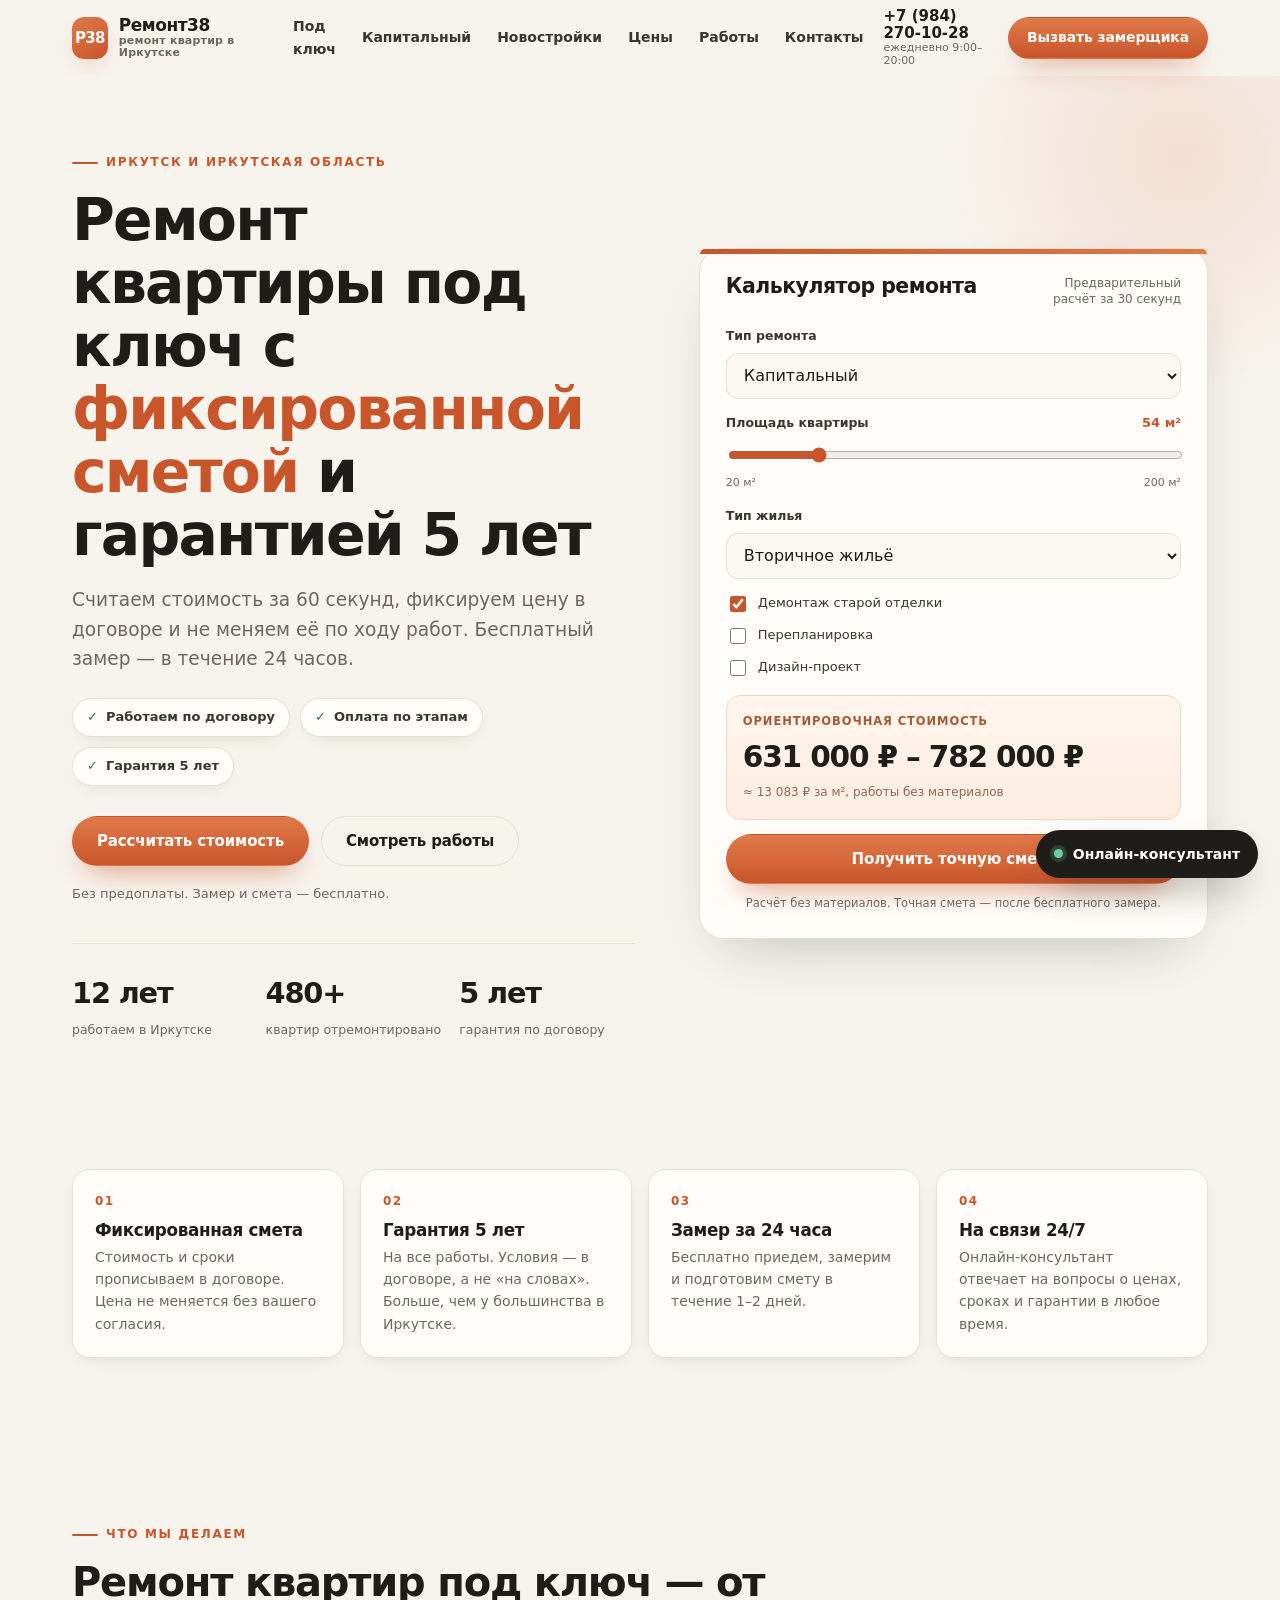
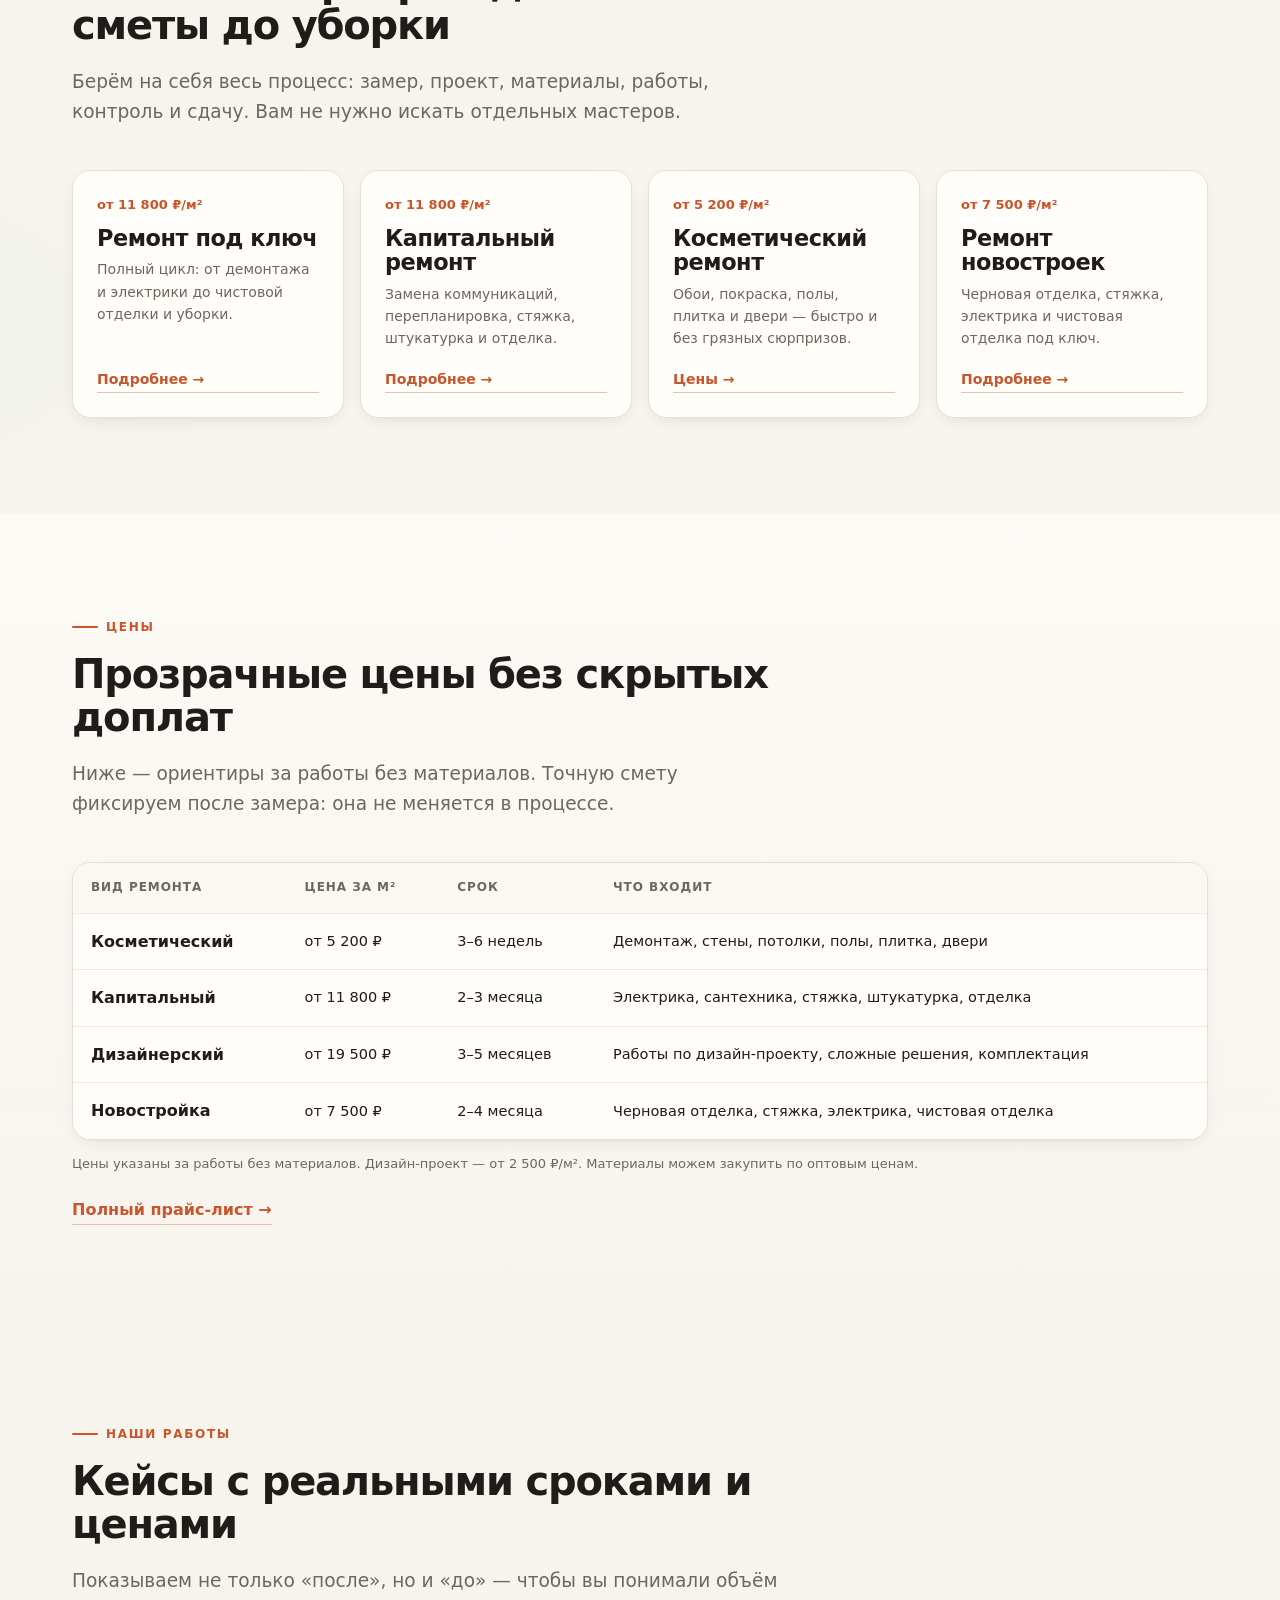
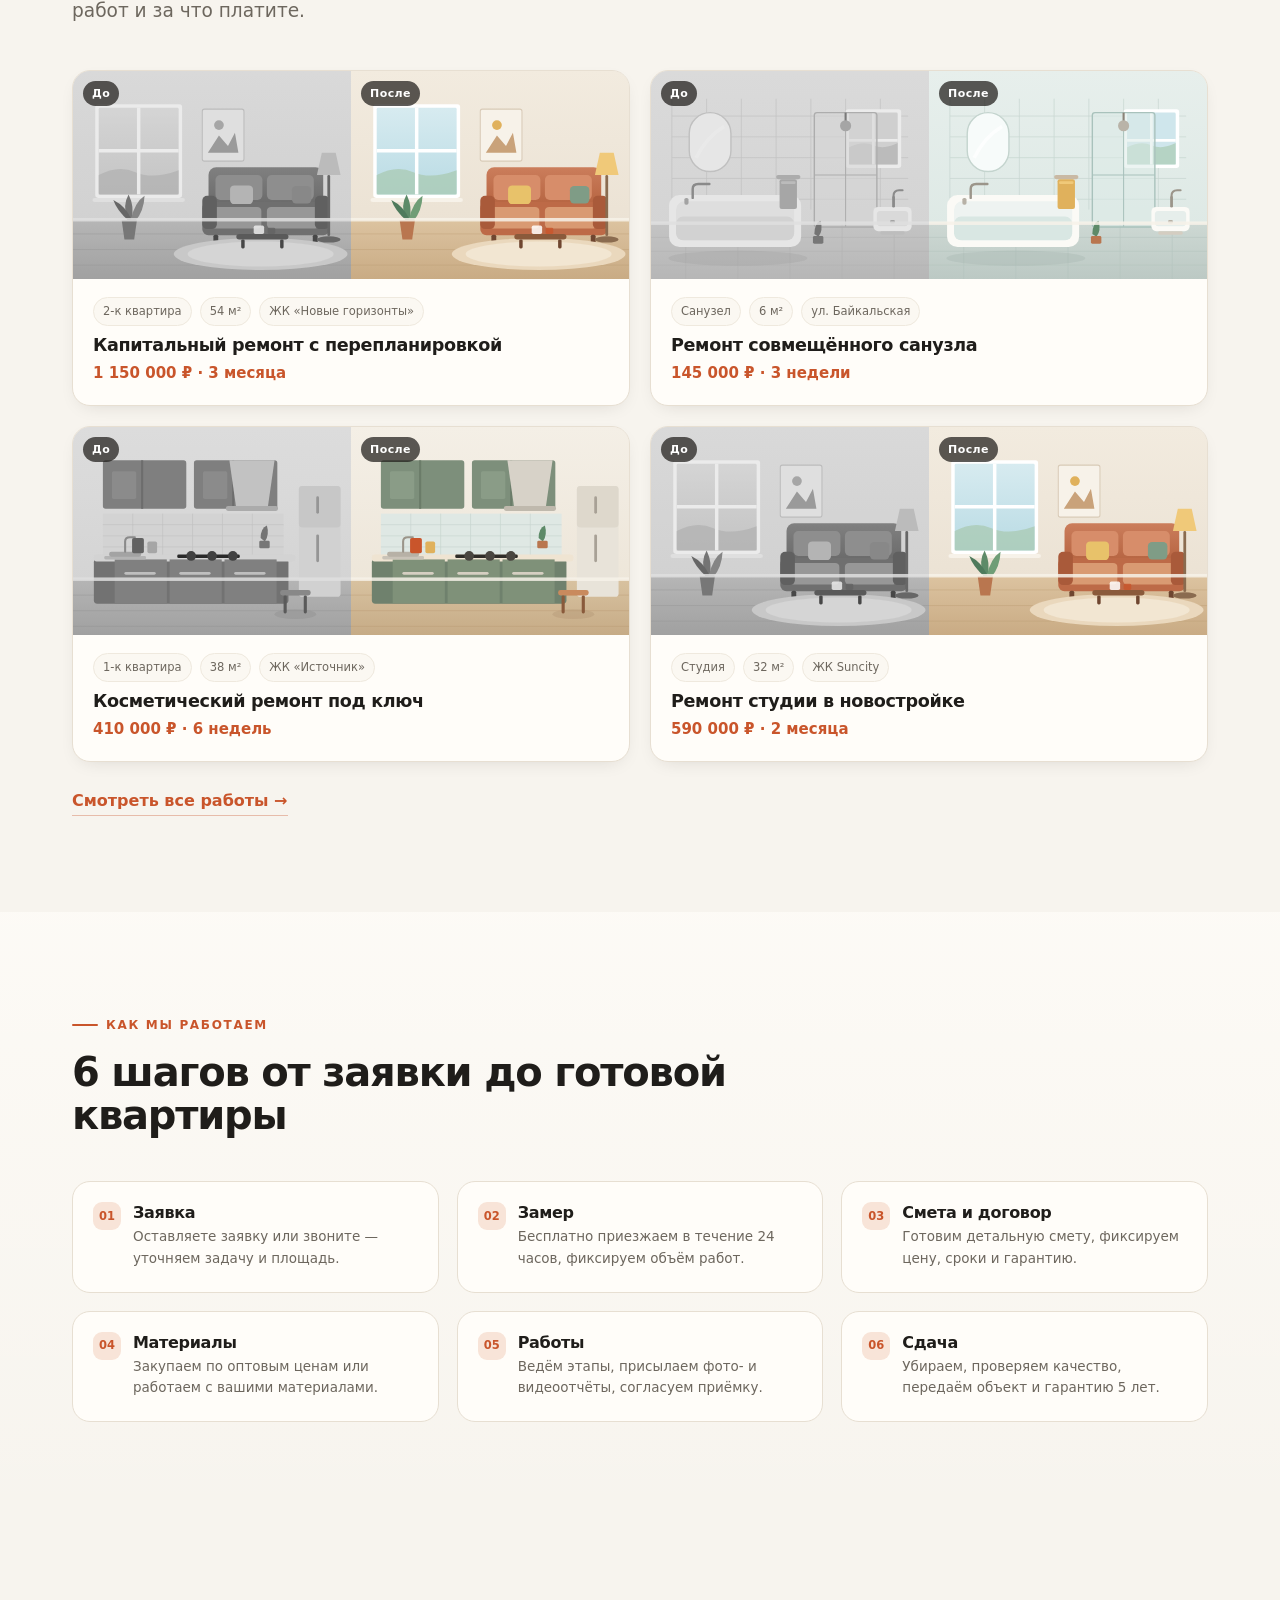
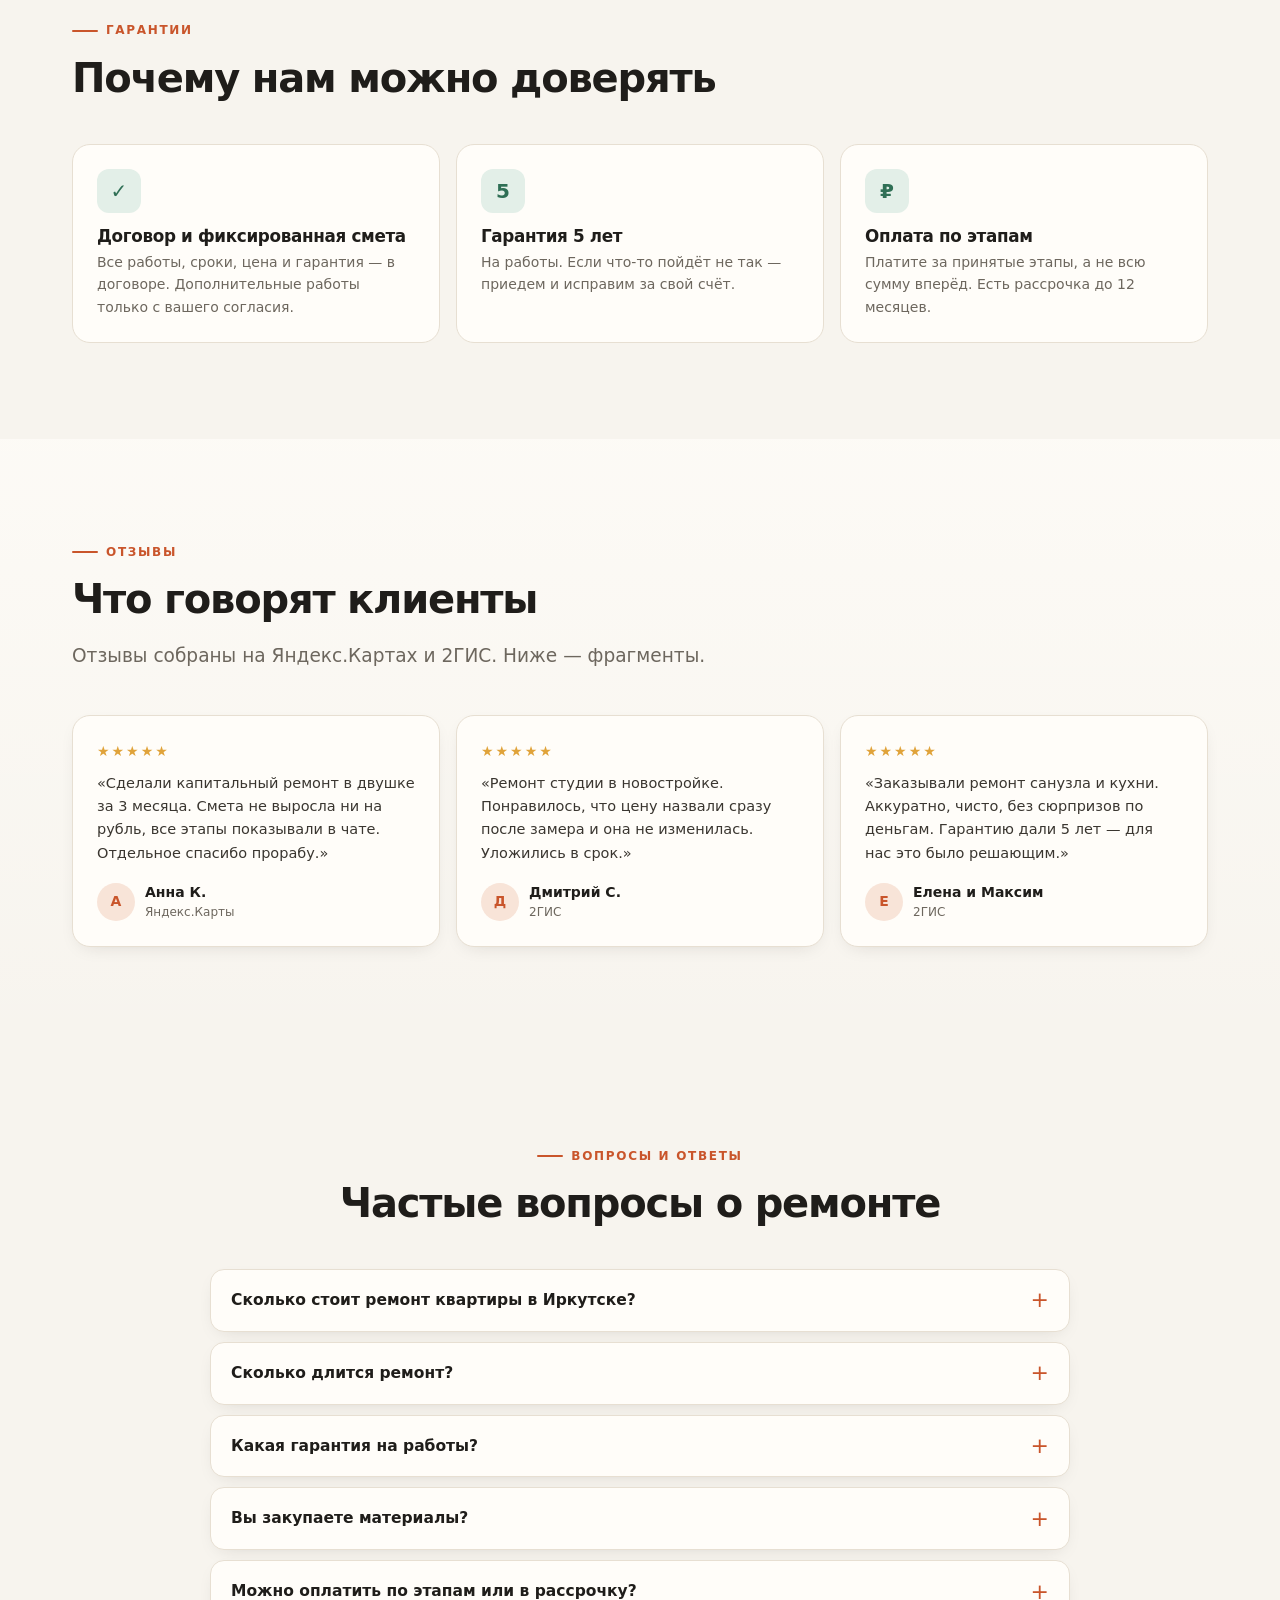
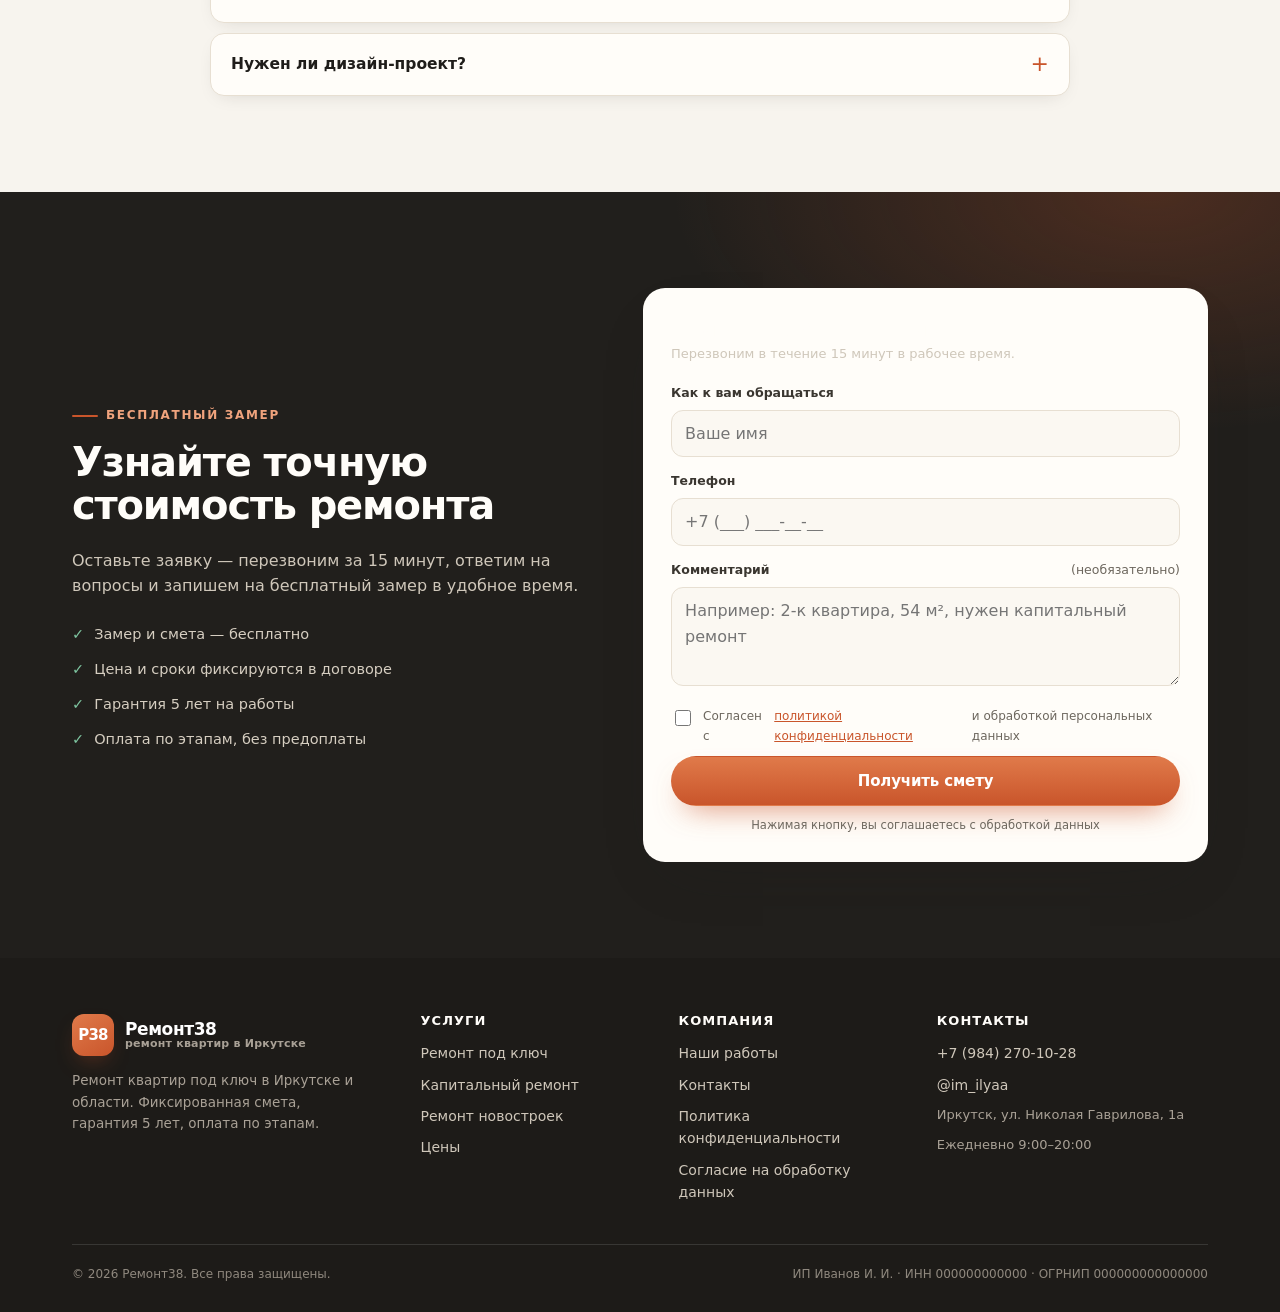
<file: index.html>
<!DOCTYPE html>
<html lang="ru">
<head>
  <meta charset="UTF-8">
  <meta name="viewport" content="width=device-width, initial-scale=1">
  <meta name="robots" content="noindex,nofollow">
  <title>Ремонт квартир под ключ в Иркутске — фиксированная смета, гарантия 5 лет | Ремонт38</title>
  <meta name="description" content="Ремонт квартир под ключ в Иркутске с фиксированной сметой и гарантией 5 лет. Бесплатный замер за 24 часа, расчёт стоимости за 60 секунд, оплата по этапам. Работаем по договору.">
  <link rel="canonical" href="https://remont38.ru/">
  <meta property="og:type" content="website">
  <meta property="og:title" content="Ремонт квартир под ключ в Иркутске — Ремонт38">
  <meta property="og:description" content="Фиксированная смета, гарантия 5 лет, бесплатный замер за 24 часа. Рассчитайте стоимость ремонта за 60 секунд.">
  <meta property="og:url" content="https://remont38.ru/">
  <meta property="og:locale" content="ru_RU">
  <meta property="og:image" content="https://remont38.ru/assets/img/og.png">
  <meta property="og:image:width" content="1200">
  <meta property="og:image:height" content="630">
  <meta name="twitter:card" content="summary_large_image">
  <meta name="theme-color" content="#f7f4ee">
  <link rel="icon" href="assets/img/favicon.svg" type="image/svg+xml">
  <script>document.documentElement.classList.add('js');</script>
  <link rel="stylesheet" href="assets/css/style.css">
  <script type="application/ld+json">
  {
    "@context": "https://schema.org",
    "@type": "HomeAndConstructionBusiness",
    "name": "Ремонт38",
    "description": "Ремонт квартир под ключ в Иркутске: фиксированная смета, гарантия 5 лет, бесплатный замер.",
    "url": "https://remont38.ru/",
    "telephone": "+7-984-270-10-28",
    "priceRange": "₽₽",
    "image": "https://remont38.ru/assets/img/room-living.svg",
    "address": {
      "@type": "PostalAddress",
      "streetAddress": "ул. Николая Гаврилова, 1а",
      "addressLocality": "Иркутск",
      "addressRegion": "Иркутская область",
      "postalCode": "664000",
      "addressCountry": "RU"
    },
    "areaServed": ["Иркутск", "Иркутская область"],
    "openingHours": "Mo-Su 09:00-20:00",
    "sameAs": []
  }
  </script>
  <script type="application/ld+json">
  {
    "@context": "https://schema.org",
    "@type": "FAQPage",
    "mainEntity": [
      {
        "@type": "Question",
        "name": "Сколько стоит ремонт квартиры в Иркутске?",
        "acceptedAnswer": {
          "@type": "Answer",
          "text": "Ориентировочные цены: косметический ремонт — от 5 200 ₽/м², капитальный — от 11 800 ₽/м², дизайнерский — от 19 500 ₽/м² (работы без материалов). Точная смета составляется после бесплатного замера."
        }
      },
      {
        "@type": "Question",
        "name": "Сколько длится ремонт квартиры?",
        "acceptedAnswer": {
          "@type": "Answer",
          "text": "Косметический ремонт — 3–6 недель, капитальный — 2–3 месяца, дизайнерский — 3–5 месяцев. Сроки фиксируются в договоре до начала работ."
        }
      },
      {
        "@type": "Question",
        "name": "Какая гарантия на ремонт?",
        "acceptedAnswer": {
          "@type": "Answer",
          "text": "Гарантия 5 лет на работы. Условия прописаны в договоре."
        }
      },
      {
        "@type": "Question",
        "name": "Можно ли оплатить ремонт по этапам или в рассрочку?",
        "acceptedAnswer": {
          "@type": "Answer",
          "text": "Да. Оплата по этапам после приёмки работ, также доступна рассрочка до 12 месяцев через банк-партнёр."
        }
      },
      {
        "@type": "Question",
        "name": "Вы закупаете материалы?",
        "acceptedAnswer": {
          "@type": "Answer",
          "text": "Да, закупаем материалы по оптовым ценам — обычно это экономит 10–20% бюджета. Можно работать и с материалами заказчика."
        }
      },
      {
        "@type": "Question",
        "name": "Нужен ли дизайн-проект для ремонта?",
        "acceptedAnswer": {
          "@type": "Answer",
          "text": "Не обязателен. Для простого ремонта достаточно согласованного состава работ. Дизайн-проект нужен при перепланировке, сложном освещении и нестандартных решениях."
        }
      }
    ]
  }
  </script>
</head>
<body>
  <header class="site-header">
    <div class="container header-inner">
      <a class="brand" href="index.html" aria-label="Ремонт38 — на главную">
        <span class="brand__mark">Р38</span>
        <span class="brand__text">
          <span class="brand__name">Ремонт38</span>
          <span class="brand__tag">ремонт квартир в Иркутске</span>
        </span>
      </a>
      <nav class="nav" aria-label="Основная навигация">
        <a href="remont-pod-klyuch.html">Под ключ</a>
        <a href="kapitalny-remont.html">Капитальный</a>
        <a href="novostroyka.html">Новостройки</a>
        <a href="prices.html">Цены</a>
        <a href="portfolio.html">Работы</a>
        <a href="contacts.html">Контакты</a>
      </nav>
      <div class="header-actions">
        <div class="header-phone">
          <a href="tel:+79842701028">+7 (984) 270-10-28</a>
          <span>ежедневно 9:00–20:00</span>
        </div>
        <button class="btn btn--primary btn--sm" type="button" data-scroll-form>Вызвать замерщика</button>
        <button class="burger" type="button" data-burger aria-label="Открыть меню" aria-expanded="false"><span></span></button>
      </div>
    </div>
  </header>

  <div class="mobile-nav" data-mobile-nav>
    <a href="remont-pod-klyuch.html">Ремонт под ключ</a>
    <a href="kapitalny-remont.html">Капитальный ремонт</a>
    <a href="novostroyka.html">Ремонт новостроек</a>
    <a href="prices.html">Цены</a>
    <a href="portfolio.html">Работы</a>
    <a href="contacts.html">Контакты</a>
    <a class="btn btn--primary btn--block" href="tel:+79842701028">+7 (984) 270-10-28</a>
  </div>

  <main>
    <!-- HERO -->
    <section class="hero">
      <div class="container hero-grid">
        <div class="hero-copy">
          <span class="eyebrow">Иркутск и Иркутская область</span>
          <h1>Ремонт квартиры под ключ с <em>фиксированной сметой</em> и гарантией 5 лет</h1>
          <p class="lead">Считаем стоимость за 60 секунд, фиксируем цену в договоре и не меняем её по ходу работ. Бесплатный замер — в течение 24 часов.</p>
          <div class="hero-points">
            <span class="chip">Работаем по договору</span>
            <span class="chip">Оплата по этапам</span>
            <span class="chip">Гарантия 5 лет</span>
          </div>
          <div class="hero-cta">
            <a class="btn btn--primary" href="#calculator">Рассчитать стоимость</a>
            <a class="btn btn--ghost" href="portfolio.html">Смотреть работы</a>
          </div>
          <p class="hero-note">Без предоплаты. Замер и смета — бесплатно.</p>
          <div class="hero-stats">
            <div><b>12 лет</b><span>работаем в Иркутске</span></div>
            <div><b>480+</b><span>квартир отремонтировано</span></div>
            <div><b>5 лет</b><span>гарантия по договору</span></div>
          </div>
        </div>

        <aside class="calc-card" id="calculator" data-calculator aria-label="Калькулятор стоимости ремонта">
          <div class="calc-card__head">
            <h2>Калькулятор ремонта</h2>
            <span>Предварительный расчёт за 30 секунд</span>
          </div>
          <div class="field">
            <label class="field__label" for="calc-type">Тип ремонта</label>
            <select id="calc-type" data-calc-type>
              <option value="cosmetic">Косметический</option>
              <option value="capital" selected>Капитальный</option>
              <option value="designer">Дизайнерский</option>
            </select>
          </div>
          <div class="field">
            <label class="field__label" for="calc-area">Площадь квартиры <output data-calc-area-out>54 м²</output></label>
            <input class="range" id="calc-area" type="range" min="20" max="200" step="1" value="54" data-calc-area>
            <div class="range-scale"><span>20 м²</span><span>200 м²</span></div>
          </div>
          <div class="field">
            <label class="field__label" for="calc-housing">Тип жилья</label>
            <select id="calc-housing" data-calc-housing>
              <option value="secondary" selected>Вторичное жильё</option>
              <option value="new">Новостройка</option>
              <option value="house">Частный дом</option>
            </select>
          </div>
          <label class="check"><input type="checkbox" data-calc-demolition checked> Демонтаж старой отделки</label>
          <label class="check"><input type="checkbox" data-calc-replan> Перепланировка</label>
          <label class="check"><input type="checkbox" data-calc-design> Дизайн-проект</label>
          <div class="calc-result">
            <div class="calc-result__label">Ориентировочная стоимость</div>
            <div class="calc-result__sum" data-calc-sum>—</div>
            <div class="calc-result__hint" data-calc-perm2>работы без материалов</div>
          </div>
          <button class="btn btn--primary btn--block" type="button" data-calc-cta>Получить точную смету</button>
          <p class="calc-card__note">Расчёт без материалов. Точная смета — после бесплатного замера.</p>
        </aside>
      </div>
    </section>

    <!-- BENEFITS -->
    <section class="section section--tight">
      <div class="container">
        <div class="benefits reveal">
          <div class="benefit">
            <div class="benefit__num">01</div>
            <h3>Фиксированная смета</h3>
            <p>Стоимость и сроки прописываем в договоре. Цена не меняется без вашего согласия.</p>
          </div>
          <div class="benefit">
            <div class="benefit__num">02</div>
            <h3>Гарантия 5 лет</h3>
            <p>На все работы. Условия — в договоре, а не «на словах». Больше, чем у большинства в Иркутске.</p>
          </div>
          <div class="benefit">
            <div class="benefit__num">03</div>
            <h3>Замер за 24 часа</h3>
            <p>Бесплатно приедем, замерим и подготовим смету в течение 1–2 дней.</p>
          </div>
          <div class="benefit">
            <div class="benefit__num">04</div>
            <h3>На связи 24/7</h3>
            <p>Онлайн-консультант отвечает на вопросы о ценах, сроках и гарантии в любое время.</p>
          </div>
        </div>
      </div>
    </section>

    <!-- SERVICES -->
    <section class="section">
      <div class="container">
        <div class="section-head reveal">
          <span class="eyebrow">Что мы делаем</span>
          <h2>Ремонт квартир под ключ — от сметы до уборки</h2>
          <p class="lead">Берём на себя весь процесс: замер, проект, материалы, работы, контроль и сдачу. Вам не нужно искать отдельных мастеров.</p>
        </div>
        <div class="services reveal">
          <article class="service">
            <div class="service__price">от 11 800 ₽/м²</div>
            <h3>Ремонт под ключ</h3>
            <p>Полный цикл: от демонтажа и электрики до чистовой отделки и уборки.</p>
            <a class="link-arrow" href="remont-pod-klyuch.html">Подробнее →</a>
          </article>
          <article class="service">
            <div class="service__price">от 11 800 ₽/м²</div>
            <h3>Капитальный ремонт</h3>
            <p>Замена коммуникаций, перепланировка, стяжка, штукатурка и отделка.</p>
            <a class="link-arrow" href="kapitalny-remont.html">Подробнее →</a>
          </article>
          <article class="service">
            <div class="service__price">от 5 200 ₽/м²</div>
            <h3>Косметический ремонт</h3>
            <p>Обои, покраска, полы, плитка и двери — быстро и без грязных сюрпризов.</p>
            <a class="link-arrow" href="prices.html">Цены →</a>
          </article>
          <article class="service">
            <div class="service__price">от 7 500 ₽/м²</div>
            <h3>Ремонт новостроек</h3>
            <p>Черновая отделка, стяжка, электрика и чистовая отделка под ключ.</p>
            <a class="link-arrow" href="novostroyka.html">Подробнее →</a>
          </article>
        </div>
      </div>
    </section>

    <!-- PRICES -->
    <section class="section section--cream">
      <div class="container">
        <div class="section-head reveal">
          <span class="eyebrow">Цены</span>
          <h2>Прозрачные цены без скрытых доплат</h2>
          <p class="lead">Ниже — ориентиры за работы без материалов. Точную смету фиксируем после замера: она не меняется в процессе.</p>
        </div>
        <div class="table-wrap reveal">
          <table class="price">
            <thead>
              <tr><th>Вид ремонта</th><th>Цена за м²</th><th>Срок</th><th>Что входит</th></tr>
            </thead>
            <tbody>
              <tr>
                <td><b>Косметический</b></td>
                <td>от 5 200 ₽</td>
                <td>3–6 недель</td>
                <td>Демонтаж, стены, потолки, полы, плитка, двери</td>
              </tr>
              <tr>
                <td><b>Капитальный</b></td>
                <td>от 11 800 ₽</td>
                <td>2–3 месяца</td>
                <td>Электрика, сантехника, стяжка, штукатурка, отделка</td>
              </tr>
              <tr>
                <td><b>Дизайнерский</b></td>
                <td>от 19 500 ₽</td>
                <td>3–5 месяцев</td>
                <td>Работы по дизайн-проекту, сложные решения, комплектация</td>
              </tr>
              <tr>
                <td><b>Новостройка</b></td>
                <td>от 7 500 ₽</td>
                <td>2–4 месяца</td>
                <td>Черновая отделка, стяжка, электрика, чистовая отделка</td>
              </tr>
            </tbody>
          </table>
        </div>
        <p class="price-note">Цены указаны за работы без материалов. Дизайн-проект — от 2 500 ₽/м². Материалы можем закупить по оптовым ценам.</p>
        <div style="margin-top:22px"><a class="link-arrow" href="prices.html">Полный прайс-лист →</a></div>
      </div>
    </section>

    <!-- CASES -->
    <section class="section">
      <div class="container">
        <div class="section-head reveal">
          <span class="eyebrow">Наши работы</span>
          <h2>Кейсы с реальными сроками и ценами</h2>
          <p class="lead">Показываем не только «после», но и «до» — чтобы вы понимали объём работ и за что платите.</p>
        </div>
        <div class="cases reveal">
          <article class="case">
            <div class="case__media">
              <figure><img src="assets/img/room-living.svg" alt="Гостиная до ремонта" loading="lazy"><figcaption>До</figcaption></figure>
              <figure><img src="assets/img/room-living.svg" alt="Гостиная после ремонта" loading="lazy"><figcaption>После</figcaption></figure>
            </div>
            <div class="case__body">
              <div class="case__meta"><span>2-к квартира</span><span>54 м²</span><span>ЖК «Новые горизонты»</span></div>
              <h3>Капитальный ремонт с перепланировкой</h3>
              <div class="case__price">1 150 000 ₽ · 3 месяца</div>
            </div>
          </article>
          <article class="case">
            <div class="case__media">
              <figure><img src="assets/img/room-bath.svg" alt="Ванная до ремонта" loading="lazy"><figcaption>До</figcaption></figure>
              <figure><img src="assets/img/room-bath.svg" alt="Ванная после ремонта" loading="lazy"><figcaption>После</figcaption></figure>
            </div>
            <div class="case__body">
              <div class="case__meta"><span>Санузел</span><span>6 м²</span><span>ул. Байкальская</span></div>
              <h3>Ремонт совмещённого санузла</h3>
              <div class="case__price">145 000 ₽ · 3 недели</div>
            </div>
          </article>
          <article class="case">
            <div class="case__media">
              <figure><img src="assets/img/room-kitchen.svg" alt="Кухня до ремонта" loading="lazy"><figcaption>До</figcaption></figure>
              <figure><img src="assets/img/room-kitchen.svg" alt="Кухня после ремонта" loading="lazy"><figcaption>После</figcaption></figure>
            </div>
            <div class="case__body">
              <div class="case__meta"><span>1-к квартира</span><span>38 м²</span><span>ЖК «Источник»</span></div>
              <h3>Косметический ремонт под ключ</h3>
              <div class="case__price">410 000 ₽ · 6 недель</div>
            </div>
          </article>
          <article class="case">
            <div class="case__media">
              <figure><img src="assets/img/room-living.svg" alt="Студия до ремонта" loading="lazy"><figcaption>До</figcaption></figure>
              <figure><img src="assets/img/room-living.svg" alt="Студия после ремонта" loading="lazy"><figcaption>После</figcaption></figure>
            </div>
            <div class="case__body">
              <div class="case__meta"><span>Студия</span><span>32 м²</span><span>ЖК Suncity</span></div>
              <h3>Ремонт студии в новостройке</h3>
              <div class="case__price">590 000 ₽ · 2 месяца</div>
            </div>
          </article>
        </div>
        <div style="margin-top:26px"><a class="link-arrow" href="portfolio.html">Смотреть все работы →</a></div>
      </div>
    </section>

    <!-- PROCESS -->
    <section class="section section--cream">
      <div class="container">
        <div class="section-head reveal">
          <span class="eyebrow">Как мы работаем</span>
          <h2>6 шагов от заявки до готовой квартиры</h2>
        </div>
        <div class="process reveal">
          <div class="step"><h3>Заявка</h3><p>Оставляете заявку или звоните — уточняем задачу и площадь.</p></div>
          <div class="step"><h3>Замер</h3><p>Бесплатно приезжаем в течение 24 часов, фиксируем объём работ.</p></div>
          <div class="step"><h3>Смета и договор</h3><p>Готовим детальную смету, фиксируем цену, сроки и гарантию.</p></div>
          <div class="step"><h3>Материалы</h3><p>Закупаем по оптовым ценам или работаем с вашими материалами.</p></div>
          <div class="step"><h3>Работы</h3><p>Ведём этапы, присылаем фото- и видеоотчёты, согласуем приёмку.</p></div>
          <div class="step"><h3>Сдача</h3><p>Убираем, проверяем качество, передаём объект и гарантию 5 лет.</p></div>
        </div>
      </div>
    </section>

    <!-- GUARANTEES -->
    <section class="section">
      <div class="container">
        <div class="section-head reveal">
          <span class="eyebrow">Гарантии</span>
          <h2>Почему нам можно доверять</h2>
        </div>
        <div class="guarantees reveal">
          <div class="guarantee">
            <div class="guarantee__icon">✓</div>
            <h3>Договор и фиксированная смета</h3>
            <p>Все работы, сроки, цена и гарантия — в договоре. Дополнительные работы только с вашего согласия.</p>
          </div>
          <div class="guarantee">
            <div class="guarantee__icon">5</div>
            <h3>Гарантия 5 лет</h3>
            <p>На работы. Если что-то пойдёт не так — приедем и исправим за свой счёт.</p>
          </div>
          <div class="guarantee">
            <div class="guarantee__icon">₽</div>
            <h3>Оплата по этапам</h3>
            <p>Платите за принятые этапы, а не всю сумму вперёд. Есть рассрочка до 12 месяцев.</p>
          </div>
        </div>
      </div>
    </section>

    <!-- REVIEWS -->
    <section class="section section--cream">
      <div class="container">
        <div class="section-head reveal">
          <span class="eyebrow">Отзывы</span>
          <h2>Что говорят клиенты</h2>
          <p class="lead">Отзывы собраны на Яндекс.Картах и 2ГИС. Ниже — фрагменты.</p>
        </div>
        <div class="reviews reveal">
          <article class="review">
            <div class="review__stars">★★★★★</div>
            <p>«Сделали капитальный ремонт в двушке за 3 месяца. Смета не выросла ни на рубль, все этапы показывали в чате. Отдельное спасибо прорабу.»</p>
            <div class="review__author">
              <div class="review__avatar">А</div>
              <div><div class="review__name">Анна К.</div><div class="review__src">Яндекс.Карты</div></div>
            </div>
          </article>
          <article class="review">
            <div class="review__stars">★★★★★</div>
            <p>«Ремонт студии в новостройке. Понравилось, что цену назвали сразу после замера и она не изменилась. Уложились в срок.»</p>
            <div class="review__author">
              <div class="review__avatar">Д</div>
              <div><div class="review__name">Дмитрий С.</div><div class="review__src">2ГИС</div></div>
            </div>
          </article>
          <article class="review">
            <div class="review__stars">★★★★★</div>
            <p>«Заказывали ремонт санузла и кухни. Аккуратно, чисто, без сюрпризов по деньгам. Гарантию дали 5 лет — для нас это было решающим.»</p>
            <div class="review__author">
              <div class="review__avatar">Е</div>
              <div><div class="review__name">Елена и Максим</div><div class="review__src">2ГИС</div></div>
            </div>
          </article>
        </div>
      </div>
    </section>

    <!-- FAQ -->
    <section class="section">
      <div class="container">
        <div class="section-head section-head--center reveal">
          <span class="eyebrow">Вопросы и ответы</span>
          <h2>Частые вопросы о ремонте</h2>
        </div>
        <div class="faq reveal">
          <details>
            <summary>Сколько стоит ремонт квартиры в Иркутске?</summary>
            <p>Ориентиры: косметический — от 5 200 ₽/м², капитальный — от 11 800 ₽/м², дизайнерский — от 19 500 ₽/м² (работы без материалов). Точная смета — после бесплатного замера, цена фиксируется в договоре.</p>
          </details>
          <details>
            <summary>Сколько длится ремонт?</summary>
            <p>Косметический — 3–6 недель, капитальный — 2–3 месяца, дизайнерский — 3–5 месяцев. Сроки прописываем в договоре до начала работ.</p>
          </details>
          <details>
            <summary>Какая гарантия на работы?</summary>
            <p>5 лет на все работы. Условия и порядок обращения — в договоре. Если появится гарантийный случай, приедем и исправим за свой счёт.</p>
          </details>
          <details>
            <summary>Вы закупаете материалы?</summary>
            <p>Да. Закупаем по оптовым ценам — обычно это экономит 10–20% бюджета. Можно работать и с вашими материалами: тогда мы проверяем их на соответствие проекту.</p>
          </details>
          <details>
            <summary>Можно оплатить по этапам или в рассрочку?</summary>
            <p>Да. Платите за каждый принятый этап. Также доступна рассрочка до 12 месяцев через банк-партнёр.</p>
          </details>
          <details>
            <summary>Нужен ли дизайн-проект?</summary>
            <p>Не обязателен. Для простого ремонта достаточно согласованного состава работ. Дизайн-проект нужен при перепланировке, сложном освещении и нестандартных решениях — стоит от 2 500 ₽/м².</p>
          </details>
        </div>
      </div>
    </section>

    <!-- CTA -->
    <section class="section section--dark" id="lead">
      <div class="container cta-grid">
        <div class="reveal">
          <span class="eyebrow" style="color:#f0a37d">Бесплатный замер</span>
          <h2>Узнайте точную стоимость ремонта</h2>
          <p>Оставьте заявку — перезвоним за 15 минут, ответим на вопросы и запишем на бесплатный замер в удобное время.</p>
          <ul class="cta-list">
            <li>Замер и смета — бесплатно</li>
            <li>Цена и сроки фиксируются в договоре</li>
            <li>Гарантия 5 лет на работы</li>
            <li>Оплата по этапам, без предоплаты</li>
          </ul>
        </div>
        <form class="lead-form reveal" id="lead-form" data-lead-form novalidate>
          <h3>Получить смету и план работ</h3>
          <p class="lead-form__sub">Перезвоним в течение 15 минут в рабочее время.</p>
          <div class="form-success">
            <b>Заявка отправлена</b>
            <span>Спасибо! Перезвоним в течение 15 минут и согласуем время замера.</span>
          </div>
          <div class="field">
            <label class="field__label" for="lead-name">Как к вам обращаться</label>
            <input id="lead-name" type="text" name="name" autocomplete="name" placeholder="Ваше имя" required>
          </div>
          <div class="field">
            <label class="field__label" for="lead-phone">Телефон</label>
            <input id="lead-phone" type="tel" name="phone" autocomplete="tel" placeholder="+7 (___) ___-__-__" required>
          </div>
          <div class="field">
            <label class="field__label" for="lead-comment">Комментарий <span style="font-weight:400;color:var(--muted)">(необязательно)</span></label>
            <textarea id="lead-comment" name="comment" rows="3" placeholder="Например: 2-к квартира, 54 м², нужен капитальный ремонт"></textarea>
          </div>
          <label class="check"><input type="checkbox" name="consent" required> Согласен с <a href="privacy.html">политикой конфиденциальности</a> и обработкой персональных данных</label>
          <p data-form-error style="display:none;color:#b3261e;font-size:13px;margin:8px 0 0"></p>
          <button class="btn btn--primary btn--block" type="submit">Получить смету</button>
          <p style="margin:10px 0 0;font-size:11.5px;color:var(--muted);text-align:center">Нажимая кнопку, вы соглашаетесь с обработкой данных</p>
        </form>
      </div>
    </section>
  </main>

  <footer class="site-footer">
    <div class="container">
      <div class="footer-grid">
        <div class="footer-brand">
          <a class="brand" href="index.html">
            <span class="brand__mark">Р38</span>
            <span class="brand__text" style="color:#fff">
              <span class="brand__name">Ремонт38</span>
              <span class="brand__tag" style="color:#a9a196">ремонт квартир в Иркутске</span>
            </span>
          </a>
          <p>Ремонт квартир под ключ в Иркутске и области. Фиксированная смета, гарантия 5 лет, оплата по этапам.</p>
        </div>
        <div>
          <h4>Услуги</h4>
          <div class="footer-links">
            <a href="remont-pod-klyuch.html">Ремонт под ключ</a>
            <a href="kapitalny-remont.html">Капитальный ремонт</a>
            <a href="novostroyka.html">Ремонт новостроек</a>
            <a href="prices.html">Цены</a>
          </div>
        </div>
        <div>
          <h4>Компания</h4>
          <div class="footer-links">
            <a href="portfolio.html">Наши работы</a>
            <a href="contacts.html">Контакты</a>
            <a href="privacy.html">Политика конфиденциальности</a>
            <a href="consent.html">Согласие на обработку данных</a>
          </div>
        </div>
        <div>
          <h4>Контакты</h4>
          <div class="footer-links">
            <a href="tel:+79842701028">+7 (984) 270-10-28</a>
            <a href="https://t.me/im_ilyaa">@im_ilyaa</a>
            <span style="font-size:13px;color:#a9a196">Иркутск, ул. Николая Гаврилова, 1а</span>
            <span style="font-size:13px;color:#a9a196">Ежедневно 9:00–20:00</span>
          </div>
        </div>
      </div>
      <div class="footer-bottom">
        <span>© 2026 Ремонт38. Все права защищены.</span>
        <span>ИП Иванов И. И. · ИНН 000000000000 · ОГРНИП 000000000000000</span>
      </div>
    </div>
  </footer>

  <button class="chat-fab" type="button" data-chat-open aria-expanded="false" aria-controls="chat-panel">
    <span class="chat-fab__dot"></span> Онлайн-консультант
  </button>
  <div class="chat-panel" id="chat-panel" data-chat-panel role="dialog" aria-label="Онлайн-консультант">
    <div class="chat-head">
      <div class="chat-head__ava">Р</div>
      <div><b>Консультант Ремонт38</b><span>Отвечаем 24/7</span></div>
      <button class="chat-close" type="button" data-chat-close aria-label="Закрыть чат">×</button>
    </div>
    <div class="chat-body" data-chat-body></div>
    <div class="chat-quick" data-chat-quick></div>
    <form class="chat-form" data-chat-form>
      <input type="text" data-chat-input placeholder="Напишите вопрос…" aria-label="Сообщение">
      <button type="submit" aria-label="Отправить">→</button>
    </form>
  </div>

  <script src="assets/js/main.js" defer></script>
</body>
</html>
</file>
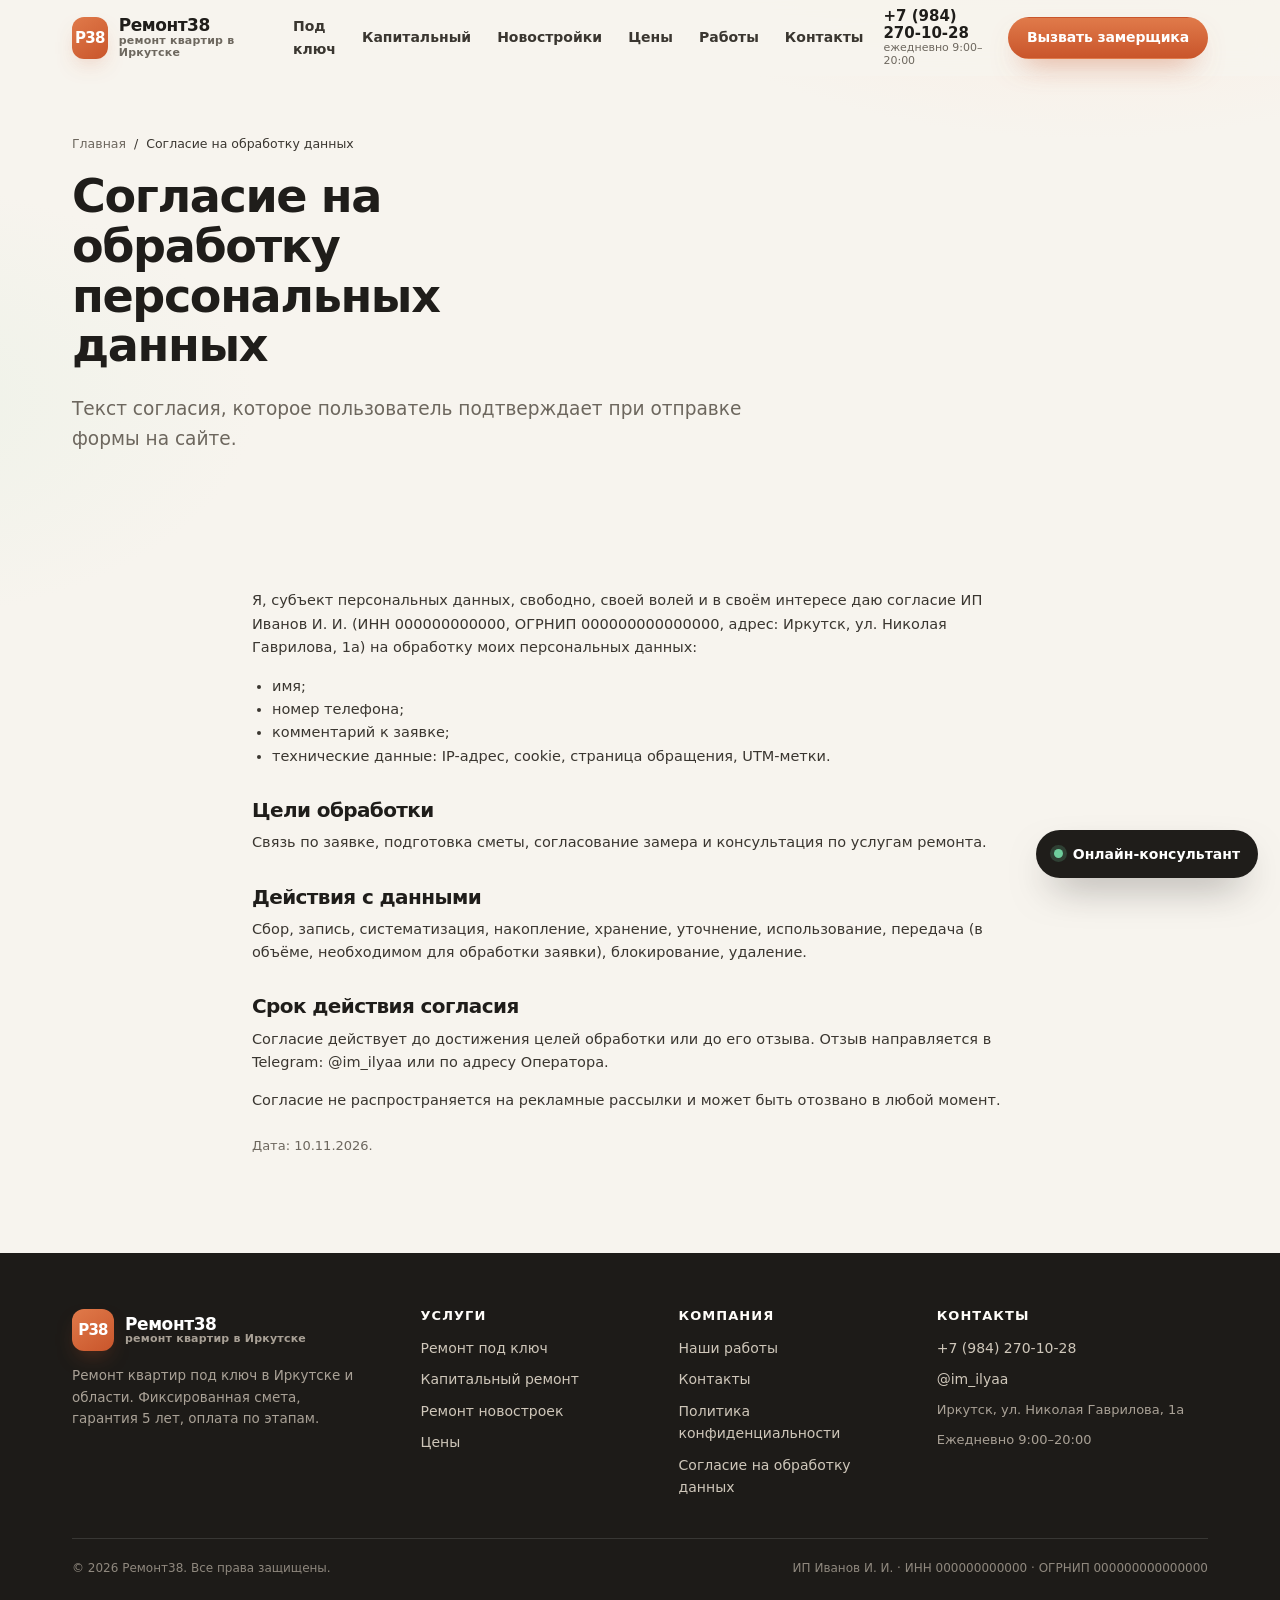
<file: consent.html>
<!DOCTYPE html>
<html lang="ru">
<head>
  <meta charset="UTF-8">
  <meta name="viewport" content="width=device-width, initial-scale=1">
  <meta name="robots" content="noindex,nofollow">
  <title>Согласие на обработку персональных данных — Ремонт38</title>
  <meta name="description" content="Текст согласия на обработку персональных данных при отправке заявки на сайте Ремонт38.">
  <link rel="canonical" href="https://remont38.ru/consent.html">
  <meta property="og:type" content="website">
  <meta property="og:title" content="Согласие на обработку персональных данных — Ремонт38">
  <meta property="og:description" content="Текст согласия на обработку персональных данных при отправке заявки на сайте Ремонт38.">
  <meta property="og:url" content="https://remont38.ru/consent.html">
  <meta property="og:locale" content="ru_RU">
  <meta property="og:image" content="https://remont38.ru/assets/img/og.png">
  <meta property="og:image:width" content="1200">
  <meta property="og:image:height" content="630">
  <meta name="twitter:card" content="summary_large_image">
  <meta name="theme-color" content="#f7f4ee">
  <link rel="icon" href="assets/img/favicon.svg" type="image/svg+xml">
  <script>document.documentElement.classList.add('js');</script>
  <link rel="stylesheet" href="assets/css/style.css">
</head>
<body>
  <header class="site-header">
    <div class="container header-inner">
      <a class="brand" href="index.html" aria-label="Ремонт38 — на главную">
        <span class="brand__mark">Р38</span>
        <span class="brand__text">
          <span class="brand__name">Ремонт38</span>
          <span class="brand__tag">ремонт квартир в Иркутске</span>
        </span>
      </a>
      <nav class="nav" aria-label="Основная навигация">
        <a href="remont-pod-klyuch.html">Под ключ</a>
        <a href="kapitalny-remont.html">Капитальный</a>
        <a href="novostroyka.html">Новостройки</a>
        <a href="prices.html">Цены</a>
        <a href="portfolio.html">Работы</a>
        <a href="contacts.html">Контакты</a>
      </nav>
      <div class="header-actions">
        <div class="header-phone">
          <a href="tel:+79842701028">+7 (984) 270-10-28</a>
          <span>ежедневно 9:00–20:00</span>
        </div>
        <button class="btn btn--primary btn--sm" type="button" data-scroll-form>Вызвать замерщика</button>
        <button class="burger" type="button" data-burger aria-label="Открыть меню" aria-expanded="false"><span></span></button>
      </div>
    </div>
  </header>

  <div class="mobile-nav" data-mobile-nav>
    <a href="remont-pod-klyuch.html">Ремонт под ключ</a>
    <a href="kapitalny-remont.html">Капитальный ремонт</a>
    <a href="novostroyka.html">Ремонт новостроек</a>
    <a href="prices.html">Цены</a>
    <a href="portfolio.html">Работы</a>
    <a href="contacts.html">Контакты</a>
    <a class="btn btn--primary btn--block" href="tel:+79842701028">+7 (984) 270-10-28</a>
  </div>

  <main>
    <section class="page-hero">
      <div class="container">
        <div class="breadcrumbs"><a href="index.html">Главная</a><span>/</span><span>Согласие на обработку данных</span></div>
        <h1>Согласие на обработку персональных данных</h1>
        <p class="lead">Текст согласия, которое пользователь подтверждает при отправке формы на сайте.</p>
      </div>
    </section>
    <section class="section">
      <div class="container legal">
        <p>Я, субъект персональных данных, свободно, своей волей и в своём интересе даю согласие ИП Иванов И. И. (ИНН 000000000000, ОГРНИП 000000000000000, адрес: Иркутск, ул. Николая Гаврилова, 1а) на обработку моих персональных данных:</p>
        <ul>
          <li>имя;</li>
          <li>номер телефона;</li>
          <li>комментарий к заявке;</li>
          <li>технические данные: IP-адрес, cookie, страница обращения, UTM-метки.</li>
        </ul>
        <h2>Цели обработки</h2>
        <p>Связь по заявке, подготовка сметы, согласование замера и консультация по услугам ремонта.</p>
        <h2>Действия с данными</h2>
        <p>Сбор, запись, систематизация, накопление, хранение, уточнение, использование, передача (в объёме, необходимом для обработки заявки), блокирование, удаление.</p>
        <h2>Срок действия согласия</h2>
        <p>Согласие действует до достижения целей обработки или до его отзыва. Отзыв направляется в Telegram: @im_ilyaa или по адресу Оператора.</p>
        <p>Согласие не распространяется на рекламные рассылки и может быть отозвано в любой момент.</p>
        <p style="margin-top:24px;color:var(--muted);font-size:13px">Дата: 10.11.2026.</p>
      </div>
    </section>

  </main></main>

  <footer class="site-footer">
    <div class="container">
      <div class="footer-grid">
        <div class="footer-brand">
          <a class="brand" href="index.html">
            <span class="brand__mark">Р38</span>
            <span class="brand__text" style="color:#fff">
              <span class="brand__name">Ремонт38</span>
              <span class="brand__tag" style="color:#a9a196">ремонт квартир в Иркутске</span>
            </span>
          </a>
          <p>Ремонт квартир под ключ в Иркутске и области. Фиксированная смета, гарантия 5 лет, оплата по этапам.</p>
        </div>
        <div>
          <h4>Услуги</h4>
          <div class="footer-links">
            <a href="remont-pod-klyuch.html">Ремонт под ключ</a>
            <a href="kapitalny-remont.html">Капитальный ремонт</a>
            <a href="novostroyka.html">Ремонт новостроек</a>
            <a href="prices.html">Цены</a>
          </div>
        </div>
        <div>
          <h4>Компания</h4>
          <div class="footer-links">
            <a href="portfolio.html">Наши работы</a>
            <a href="contacts.html">Контакты</a>
            <a href="privacy.html">Политика конфиденциальности</a>
            <a href="consent.html">Согласие на обработку данных</a>
          </div>
        </div>
        <div>
          <h4>Контакты</h4>
          <div class="footer-links">
            <a href="tel:+79842701028">+7 (984) 270-10-28</a>
            <a href="https://t.me/im_ilyaa">@im_ilyaa</a>
            <span style="font-size:13px;color:#a9a196">Иркутск, ул. Николая Гаврилова, 1а</span>
            <span style="font-size:13px;color:#a9a196">Ежедневно 9:00–20:00</span>
          </div>
        </div>
      </div>
      <div class="footer-bottom">
        <span>© 2026 Ремонт38. Все права защищены.</span>
        <span>ИП Иванов И. И. · ИНН 000000000000 · ОГРНИП 000000000000000</span>
      </div>
    </div>
  </footer>

  <button class="chat-fab" type="button" data-chat-open aria-expanded="false" aria-controls="chat-panel">
    <span class="chat-fab__dot"></span> Онлайн-консультант
  </button>
  <div class="chat-panel" id="chat-panel" data-chat-panel role="dialog" aria-label="Онлайн-консультант">
    <div class="chat-head">
      <div class="chat-head__ava">Р</div>
      <div><b>Консультант Ремонт38</b><span>Отвечаем 24/7</span></div>
      <button class="chat-close" type="button" data-chat-close aria-label="Закрыть чат">×</button>
    </div>
    <div class="chat-body" data-chat-body></div>
    <div class="chat-quick" data-chat-quick></div>
    <form class="chat-form" data-chat-form>
      <input type="text" data-chat-input placeholder="Напишите вопрос…" aria-label="Сообщение">
      <button type="submit" aria-label="Отправить">→</button>
    </form>
  </div>

  <script src="assets/js/main.js" defer></script>
</body>
</html>
</file>
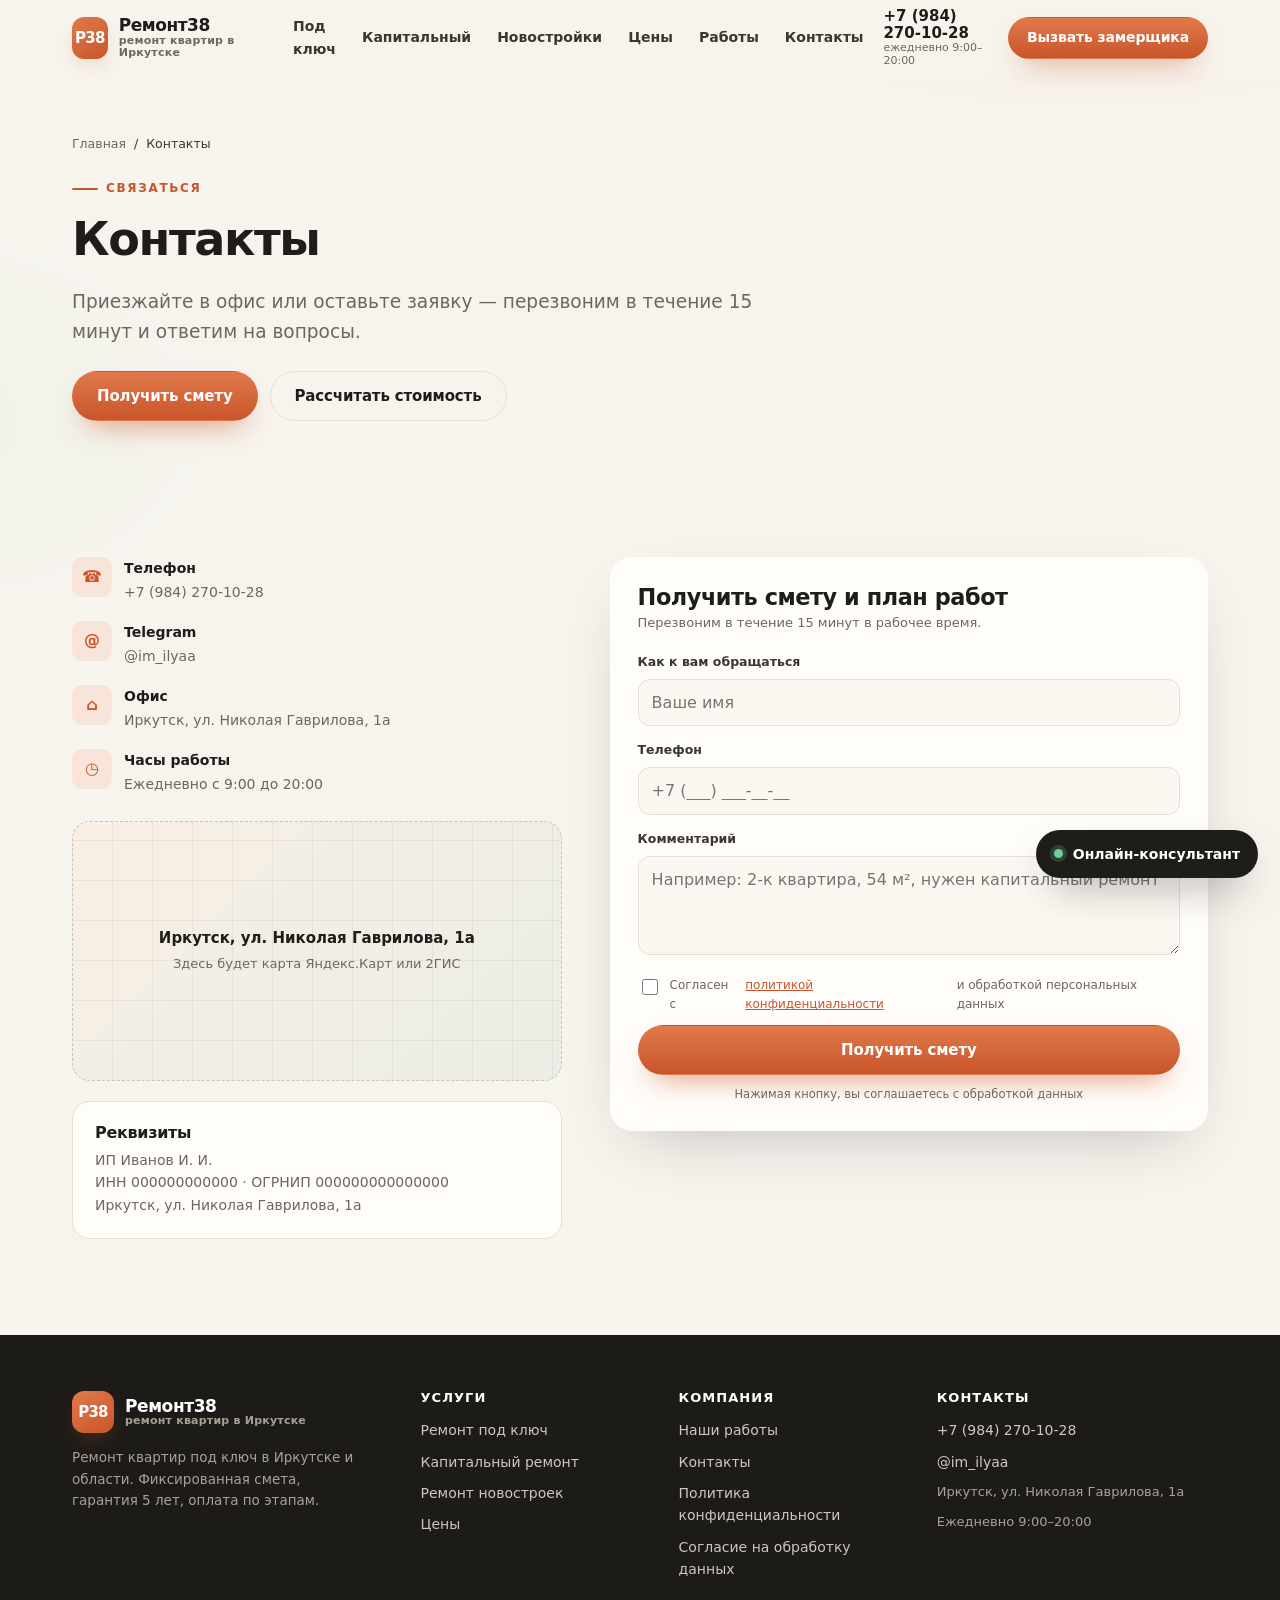
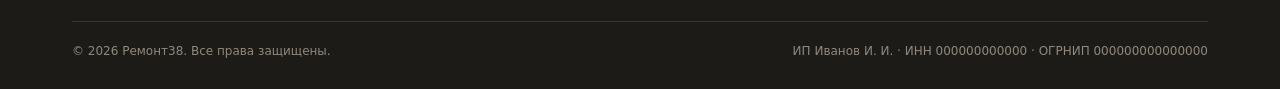
<file: contacts.html>
<!DOCTYPE html>
<html lang="ru">
<head>
  <meta charset="UTF-8">
  <meta name="viewport" content="width=device-width, initial-scale=1">
  <meta name="robots" content="noindex,nofollow">
  <title>Контакты — Ремонт38, ремонт квартир в Иркутске</title>
  <meta name="description" content="Контакты компании Ремонт38: телефон, почта, адрес офиса в Иркутске и форма заявки на бесплатный замер.">
  <link rel="canonical" href="https://remont38.ru/contacts.html">
  <meta property="og:type" content="website">
  <meta property="og:title" content="Контакты — Ремонт38, ремонт квартир в Иркутске">
  <meta property="og:description" content="Контакты компании Ремонт38: телефон, почта, адрес офиса в Иркутске и форма заявки на бесплатный замер.">
  <meta property="og:url" content="https://remont38.ru/contacts.html">
  <meta property="og:locale" content="ru_RU">
  <meta property="og:image" content="https://remont38.ru/assets/img/og.png">
  <meta property="og:image:width" content="1200">
  <meta property="og:image:height" content="630">
  <meta name="twitter:card" content="summary_large_image">
  <meta name="theme-color" content="#f7f4ee">
  <link rel="icon" href="assets/img/favicon.svg" type="image/svg+xml">
  <script>document.documentElement.classList.add('js');</script>
  <link rel="stylesheet" href="assets/css/style.css">
  <script type="application/ld+json">
  {
    "@context": "https://schema.org",
    "@type": "ContactPage",
    "name": "Контакты Ремонт38",
    "url": "https://remont38.ru/contacts.html",
    "mainEntity": {
      "@type": "HomeAndConstructionBusiness",
      "name": "Ремонт38",
      "telephone": "+7-984-270-10-28",
      "url": "https://remont38.ru/",
      "address": {
        "@type": "PostalAddress",
        "streetAddress": "ул. Николая Гаврилова, 1а",
        "addressLocality": "Иркутск",
        "addressRegion": "Иркутская область",
        "addressCountry": "RU"
      },
      "openingHours": "Mo-Su 09:00-20:00"
    }
  }
  </script>
</head>
<body>
  <header class="site-header">
    <div class="container header-inner">
      <a class="brand" href="index.html" aria-label="Ремонт38 — на главную">
        <span class="brand__mark">Р38</span>
        <span class="brand__text">
          <span class="brand__name">Ремонт38</span>
          <span class="brand__tag">ремонт квартир в Иркутске</span>
        </span>
      </a>
      <nav class="nav" aria-label="Основная навигация">
        <a href="remont-pod-klyuch.html">Под ключ</a>
        <a href="kapitalny-remont.html">Капитальный</a>
        <a href="novostroyka.html">Новостройки</a>
        <a href="prices.html">Цены</a>
        <a href="portfolio.html">Работы</a>
        <a href="contacts.html">Контакты</a>
      </nav>
      <div class="header-actions">
        <div class="header-phone">
          <a href="tel:+79842701028">+7 (984) 270-10-28</a>
          <span>ежедневно 9:00–20:00</span>
        </div>
        <button class="btn btn--primary btn--sm" type="button" data-scroll-form>Вызвать замерщика</button>
        <button class="burger" type="button" data-burger aria-label="Открыть меню" aria-expanded="false"><span></span></button>
      </div>
    </div>
  </header>

  <div class="mobile-nav" data-mobile-nav>
    <a href="remont-pod-klyuch.html">Ремонт под ключ</a>
    <a href="kapitalny-remont.html">Капитальный ремонт</a>
    <a href="novostroyka.html">Ремонт новостроек</a>
    <a href="prices.html">Цены</a>
    <a href="portfolio.html">Работы</a>
    <a href="contacts.html">Контакты</a>
    <a class="btn btn--primary btn--block" href="tel:+79842701028">+7 (984) 270-10-28</a>
  </div>

  <main>
    <section class="page-hero">
      <div class="container">
        <div class="breadcrumbs"><a href="index.html">Главная</a><span>/</span><span>Контакты</span></div>
        <span class="eyebrow">Связаться</span>
        <h1>Контакты</h1>
        <p class="lead">Приезжайте в офис или оставьте заявку — перезвоним в течение 15 минут и ответим на вопросы.</p>
        <div class="page-hero__actions">
          <a class="btn btn--primary" href="#lead">Получить смету</a>
          <a class="btn btn--ghost" href="index.html">Рассчитать стоимость</a>
        </div>
      </div>
    </section>

    <section class="section">
      <div class="container contact-grid">
        <div class="reveal">
          <div class="contact-list">
            <div class="contact-item">
              <div class="contact-item__icon">☎</div>
              <div><b>Телефон</b><a href="tel:+79842701028">+7 (984) 270-10-28</a></div>
            </div>
            <div class="contact-item">
              <div class="contact-item__icon">@</div>
              <div><b>Telegram</b><a href="https://t.me/im_ilyaa">@im_ilyaa</a></div>
            </div>
            <div class="contact-item">
              <div class="contact-item__icon">⌂</div>
              <div><b>Офис</b><span>Иркутск, ул. Николая Гаврилова, 1а</span></div>
            </div>
            <div class="contact-item">
              <div class="contact-item__icon">◷</div>
              <div><b>Часы работы</b><span>Ежедневно с 9:00 до 20:00</span></div>
            </div>
          </div>
          <div class="map-placeholder" role="img" aria-label="Схема проезда к офису в Иркутске">
            <div>
              <b>Иркутск, ул. Николая Гаврилова, 1а</b>
              <span>Здесь будет карта Яндекс.Карт или 2ГИС</span>
            </div>
          </div>
          <div class="note-card" style="margin-top:20px">
            <h3>Реквизиты</h3>
            <p>ИП Иванов И. И.<br>ИНН 000000000000 · ОГРНИП 000000000000000<br>Иркутск, ул. Николая Гаврилова, 1а</p>
          </div>
        </div>
        
        <form class="lead-form" id="lead-form" data-lead-form novalidate>
          <h3>Получить смету и план работ</h3>
          <p class="lead-form__sub">Перезвоним в течение 15 минут в рабочее время.</p>
          <div class="form-success">
            <b>Заявка отправлена</b>
            <span>Спасибо! Перезвоним в течение 15 минут и согласуем время замера.</span>
          </div>
          <div class="field">
            <label class="field__label" for="lead-name">Как к вам обращаться</label>
            <input id="lead-name" type="text" name="name" autocomplete="name" placeholder="Ваше имя" required>
          </div>
          <div class="field">
            <label class="field__label" for="lead-phone">Телефон</label>
            <input id="lead-phone" type="tel" name="phone" autocomplete="tel" placeholder="+7 (___) ___-__-__" required>
          </div>
          <div class="field">
            <label class="field__label" for="lead-comment">Комментарий <span style="font-weight:400;color:var(--muted)">(необязательно)</span></label>
            <textarea id="lead-comment" name="comment" rows="3" placeholder="Например: 2-к квартира, 54 м², нужен капитальный ремонт"></textarea>
          </div>
          <label class="check"><input type="checkbox" name="consent" required> Согласен с <a href="privacy.html">политикой конфиденциальности</a> и обработкой персональных данных</label>
          <p data-form-error style="display:none;color:#b3261e;font-size:13px;margin:8px 0 0"></p>
          <button class="btn btn--primary btn--block" type="submit">Получить смету</button>
          <p style="margin:10px 0 0;font-size:11.5px;color:var(--muted);text-align:center">Нажимая кнопку, вы соглашаетесь с обработкой данных</p>
        </form>

      </div>
    </section>

  </main></main>

  <footer class="site-footer">
    <div class="container">
      <div class="footer-grid">
        <div class="footer-brand">
          <a class="brand" href="index.html">
            <span class="brand__mark">Р38</span>
            <span class="brand__text" style="color:#fff">
              <span class="brand__name">Ремонт38</span>
              <span class="brand__tag" style="color:#a9a196">ремонт квартир в Иркутске</span>
            </span>
          </a>
          <p>Ремонт квартир под ключ в Иркутске и области. Фиксированная смета, гарантия 5 лет, оплата по этапам.</p>
        </div>
        <div>
          <h4>Услуги</h4>
          <div class="footer-links">
            <a href="remont-pod-klyuch.html">Ремонт под ключ</a>
            <a href="kapitalny-remont.html">Капитальный ремонт</a>
            <a href="novostroyka.html">Ремонт новостроек</a>
            <a href="prices.html">Цены</a>
          </div>
        </div>
        <div>
          <h4>Компания</h4>
          <div class="footer-links">
            <a href="portfolio.html">Наши работы</a>
            <a href="contacts.html">Контакты</a>
            <a href="privacy.html">Политика конфиденциальности</a>
            <a href="consent.html">Согласие на обработку данных</a>
          </div>
        </div>
        <div>
          <h4>Контакты</h4>
          <div class="footer-links">
            <a href="tel:+79842701028">+7 (984) 270-10-28</a>
            <a href="https://t.me/im_ilyaa">@im_ilyaa</a>
            <span style="font-size:13px;color:#a9a196">Иркутск, ул. Николая Гаврилова, 1а</span>
            <span style="font-size:13px;color:#a9a196">Ежедневно 9:00–20:00</span>
          </div>
        </div>
      </div>
      <div class="footer-bottom">
        <span>© 2026 Ремонт38. Все права защищены.</span>
        <span>ИП Иванов И. И. · ИНН 000000000000 · ОГРНИП 000000000000000</span>
      </div>
    </div>
  </footer>

  <button class="chat-fab" type="button" data-chat-open aria-expanded="false" aria-controls="chat-panel">
    <span class="chat-fab__dot"></span> Онлайн-консультант
  </button>
  <div class="chat-panel" id="chat-panel" data-chat-panel role="dialog" aria-label="Онлайн-консультант">
    <div class="chat-head">
      <div class="chat-head__ava">Р</div>
      <div><b>Консультант Ремонт38</b><span>Отвечаем 24/7</span></div>
      <button class="chat-close" type="button" data-chat-close aria-label="Закрыть чат">×</button>
    </div>
    <div class="chat-body" data-chat-body></div>
    <div class="chat-quick" data-chat-quick></div>
    <form class="chat-form" data-chat-form>
      <input type="text" data-chat-input placeholder="Напишите вопрос…" aria-label="Сообщение">
      <button type="submit" aria-label="Отправить">→</button>
    </form>
  </div>

  <script src="assets/js/main.js" defer></script>
</body>
</html>
</file>
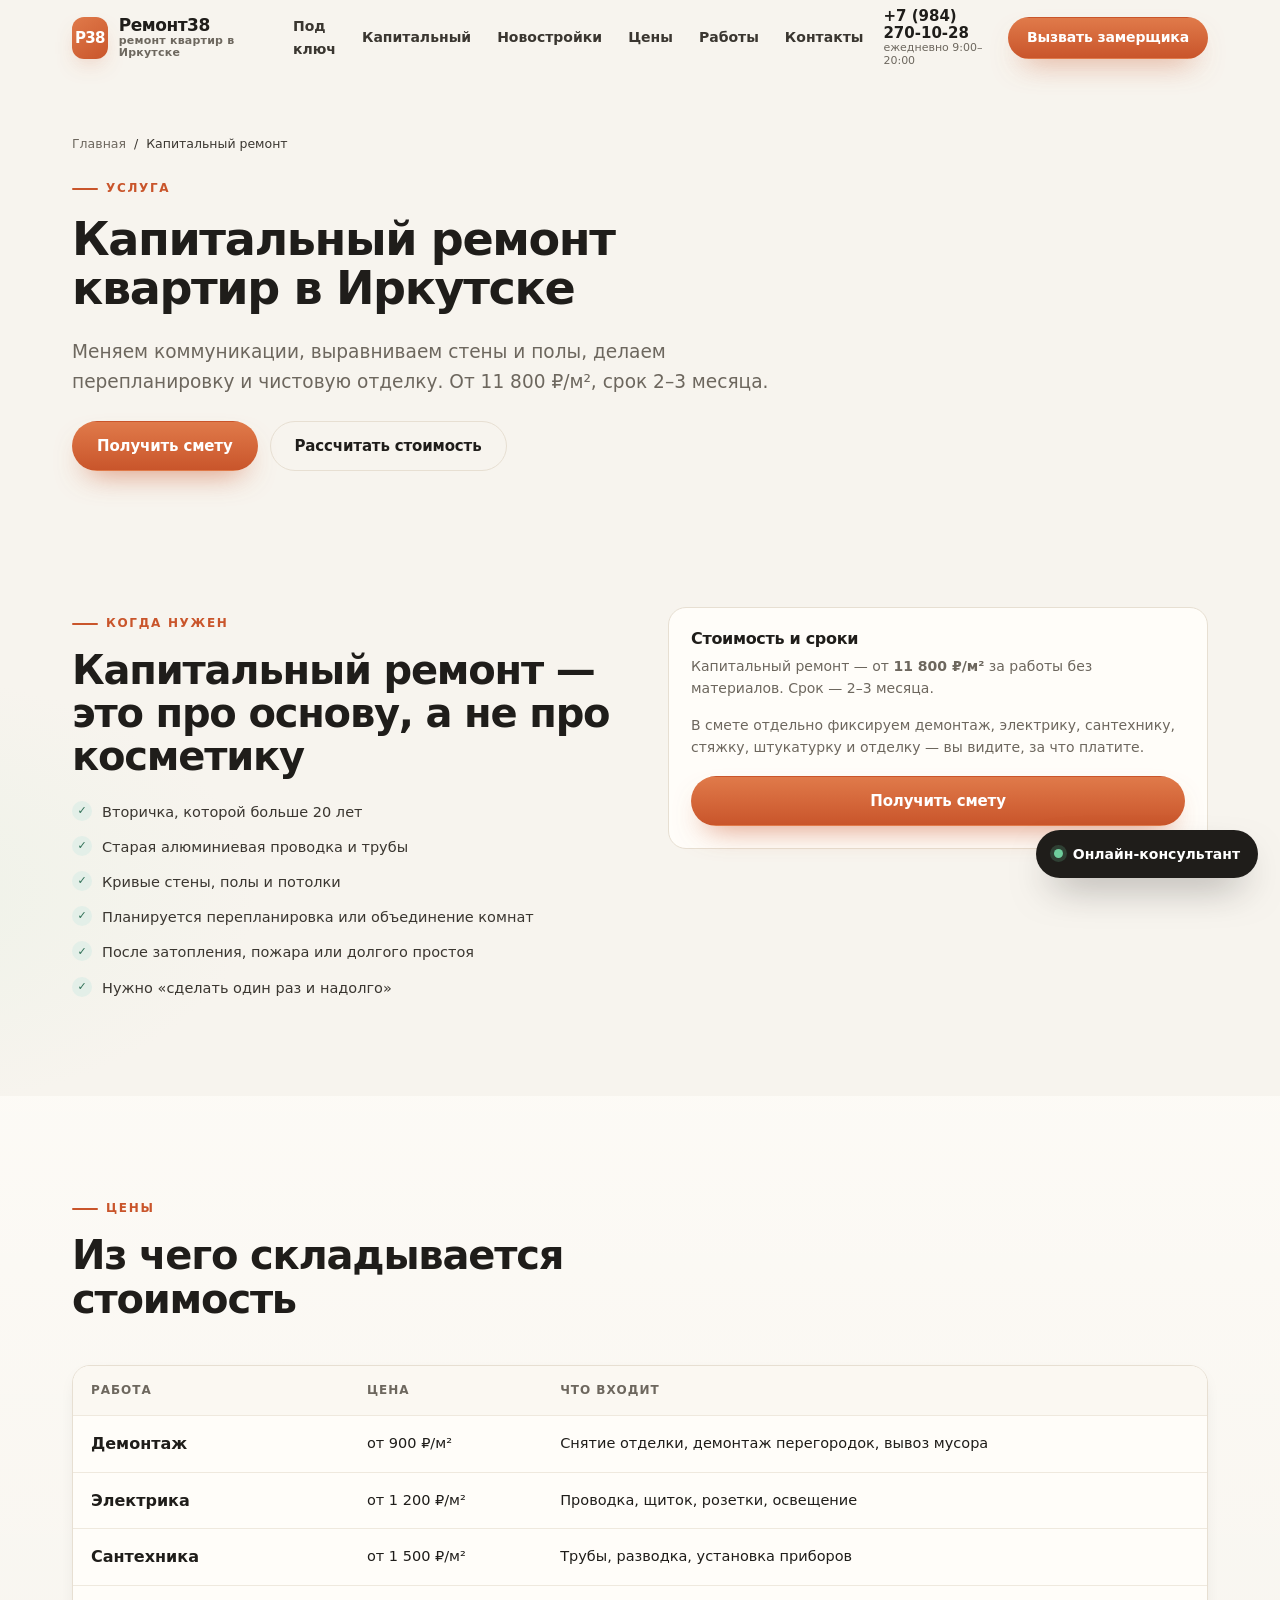
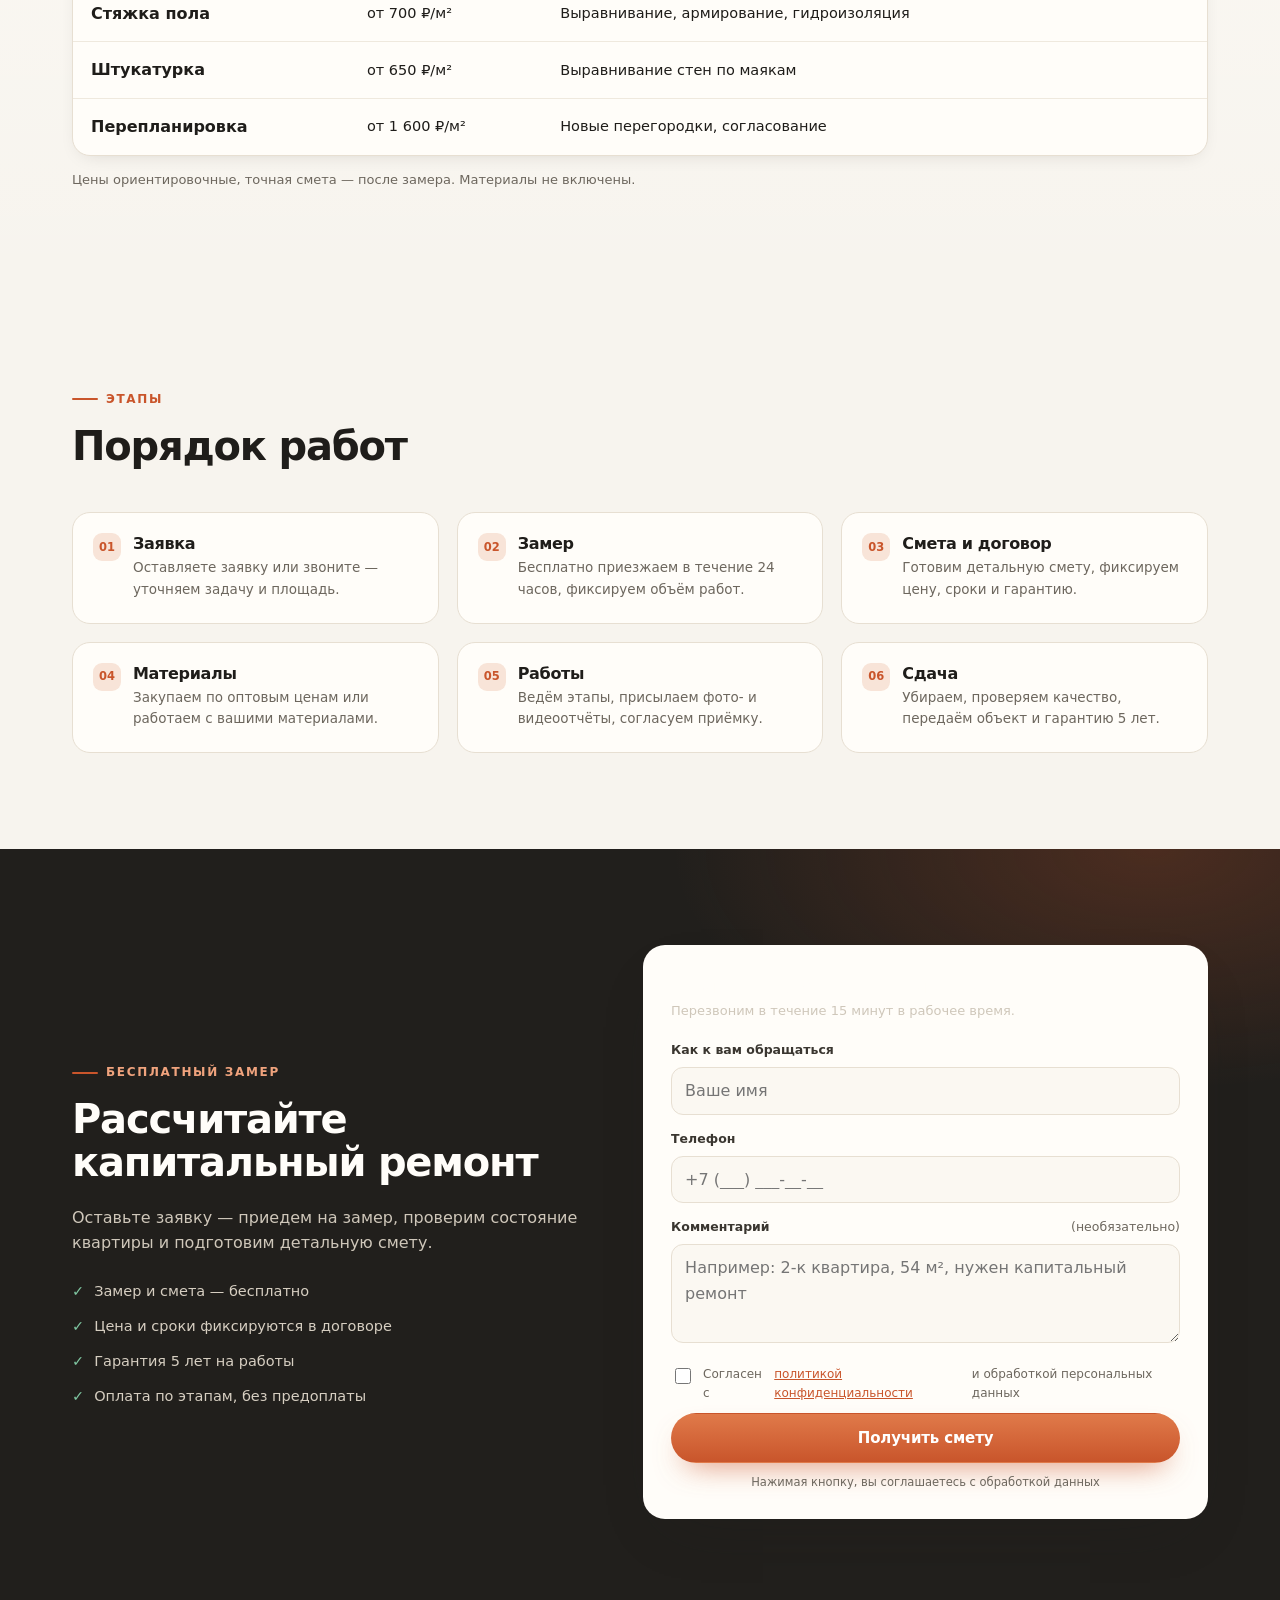
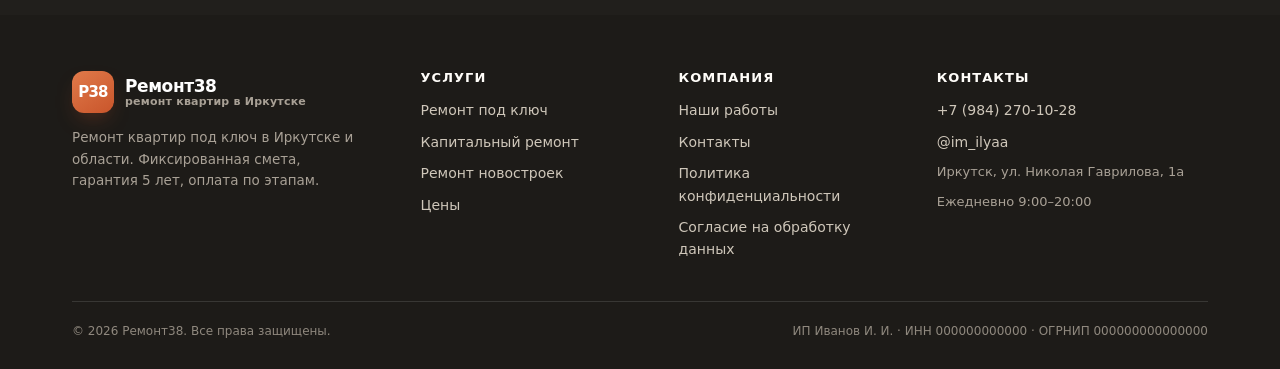
<file: kapitalny-remont.html>
<!DOCTYPE html>
<html lang="ru">
<head>
  <meta charset="UTF-8">
  <meta name="viewport" content="width=device-width, initial-scale=1">
  <meta name="robots" content="noindex,nofollow">
  <title>Капитальный ремонт квартир в Иркутске — от 11 800 ₽/м² | Ремонт38</title>
  <meta name="description" content="Капитальный ремонт квартир в Иркутске: демонтаж, электрика, сантехника, стяжка, штукатурка, перепланировка и отделка. Фиксированная смета, гарантия 5 лет.">
  <link rel="canonical" href="https://remont38.ru/kapitalny-remont.html">
  <meta property="og:type" content="website">
  <meta property="og:title" content="Капитальный ремонт квартир в Иркутске — от 11 800 ₽/м² | Ремонт38">
  <meta property="og:description" content="Капитальный ремонт квартир в Иркутске: демонтаж, электрика, сантехника, стяжка, штукатурка, перепланировка и отделка. Фиксированная смета, гарантия 5 лет.">
  <meta property="og:url" content="https://remont38.ru/kapitalny-remont.html">
  <meta property="og:locale" content="ru_RU">
  <meta property="og:image" content="https://remont38.ru/assets/img/og.png">
  <meta property="og:image:width" content="1200">
  <meta property="og:image:height" content="630">
  <meta name="twitter:card" content="summary_large_image">
  <meta name="theme-color" content="#f7f4ee">
  <link rel="icon" href="assets/img/favicon.svg" type="image/svg+xml">
  <script>document.documentElement.classList.add('js');</script>
  <link rel="stylesheet" href="assets/css/style.css">
  <script type="application/ld+json">
  {
    "@context": "https://schema.org",
    "@type": "Service",
    "name": "Капитальный ремонт квартир в Иркутске",
    "serviceType": "Ремонт квартир",
    "areaServed": ["Иркутск", "Иркутская область"],
    "provider": {
      "@type": "HomeAndConstructionBusiness",
      "name": "Ремонт38",
      "telephone": "+7-984-270-10-28",
      "address": {
        "@type": "PostalAddress",
        "streetAddress": "ул. Николая Гаврилова, 1а",
        "addressLocality": "Иркутск",
        "addressCountry": "RU"
      }
    },
    "offers": {
      "@type": "Offer",
      "priceCurrency": "RUB",
      "price": "11800",
      "priceSpecification": {
        "@type": "UnitPriceSpecification",
        "price": "11800",
        "priceCurrency": "RUB",
        "unitCode": "MTK",
        "unitText": "квадратный метр"
      }
    }
  }
  </script>
</head>
<body>
  <header class="site-header">
    <div class="container header-inner">
      <a class="brand" href="index.html" aria-label="Ремонт38 — на главную">
        <span class="brand__mark">Р38</span>
        <span class="brand__text">
          <span class="brand__name">Ремонт38</span>
          <span class="brand__tag">ремонт квартир в Иркутске</span>
        </span>
      </a>
      <nav class="nav" aria-label="Основная навигация">
        <a href="remont-pod-klyuch.html">Под ключ</a>
        <a href="kapitalny-remont.html">Капитальный</a>
        <a href="novostroyka.html">Новостройки</a>
        <a href="prices.html">Цены</a>
        <a href="portfolio.html">Работы</a>
        <a href="contacts.html">Контакты</a>
      </nav>
      <div class="header-actions">
        <div class="header-phone">
          <a href="tel:+79842701028">+7 (984) 270-10-28</a>
          <span>ежедневно 9:00–20:00</span>
        </div>
        <button class="btn btn--primary btn--sm" type="button" data-scroll-form>Вызвать замерщика</button>
        <button class="burger" type="button" data-burger aria-label="Открыть меню" aria-expanded="false"><span></span></button>
      </div>
    </div>
  </header>

  <div class="mobile-nav" data-mobile-nav>
    <a href="remont-pod-klyuch.html">Ремонт под ключ</a>
    <a href="kapitalny-remont.html">Капитальный ремонт</a>
    <a href="novostroyka.html">Ремонт новостроек</a>
    <a href="prices.html">Цены</a>
    <a href="portfolio.html">Работы</a>
    <a href="contacts.html">Контакты</a>
    <a class="btn btn--primary btn--block" href="tel:+79842701028">+7 (984) 270-10-28</a>
  </div>

  <main>
    <section class="page-hero">
      <div class="container">
        <div class="breadcrumbs"><a href="index.html">Главная</a><span>/</span><span>Капитальный ремонт</span></div>
        <span class="eyebrow">Услуга</span>
        <h1>Капитальный ремонт квартир в Иркутске</h1>
        <p class="lead">Меняем коммуникации, выравниваем стены и полы, делаем перепланировку и чистовую отделку. От 11 800 ₽/м², срок 2–3 месяца.</p>
        <div class="page-hero__actions">
          <a class="btn btn--primary" href="#lead">Получить смету</a>
          <a class="btn btn--ghost" href="index.html#calculator">Рассчитать стоимость</a>
        </div>
      </div>
    </section>

    <section class="section">
      <div class="container split">
        <div class="reveal">
          <span class="eyebrow">Когда нужен</span>
          <h2>Капитальный ремонт — это про основу, а не про косметику</h2>
          <ul class="checklist" style="margin-top:22px">
            <li>Вторичка, которой больше 20 лет</li>
            <li>Старая алюминиевая проводка и трубы</li>
            <li>Кривые стены, полы и потолки</li>
            <li>Планируется перепланировка или объединение комнат</li>
            <li>После затопления, пожара или долгого простоя</li>
            <li>Нужно «сделать один раз и надолго»</li>
          </ul>
        </div>
        <aside class="note-card reveal">
          <h3>Стоимость и сроки</h3>
          <p>Капитальный ремонт — от <b>11 800 ₽/м²</b> за работы без материалов. Срок — 2–3 месяца.</p>
          <p>В смете отдельно фиксируем демонтаж, электрику, сантехнику, стяжку, штукатурку и отделку — вы видите, за что платите.</p>
          <p style="margin-top:18px"><a class="btn btn--primary btn--block" href="#lead">Получить смету</a></p>
        </aside>
      </div>
    </section>

    <section class="section section--cream">
      <div class="container">
        <div class="section-head reveal"><span class="eyebrow">Цены</span><h2>Из чего складывается стоимость</h2></div>
        <div class="table-wrap reveal">
          <table class="price">
            <thead><tr><th>Работа</th><th>Цена</th><th>Что входит</th></tr></thead>
            <tbody>
              <tr><td><b>Демонтаж</b></td><td>от 900 ₽/м²</td><td>Снятие отделки, демонтаж перегородок, вывоз мусора</td></tr>
              <tr><td><b>Электрика</b></td><td>от 1 200 ₽/м²</td><td>Проводка, щиток, розетки, освещение</td></tr>
              <tr><td><b>Сантехника</b></td><td>от 1 500 ₽/м²</td><td>Трубы, разводка, установка приборов</td></tr>
              <tr><td><b>Стяжка пола</b></td><td>от 700 ₽/м²</td><td>Выравнивание, армирование, гидроизоляция</td></tr>
              <tr><td><b>Штукатурка</b></td><td>от 650 ₽/м²</td><td>Выравнивание стен по маякам</td></tr>
              <tr><td><b>Перепланировка</b></td><td>от 1 600 ₽/м²</td><td>Новые перегородки, согласование</td></tr>
            </tbody>
          </table>
        </div>
        <p class="price-note">Цены ориентировочные, точная смета — после замера. Материалы не включены.</p>
      </div>
    </section>

    <section class="section">
      <div class="container">
        <div class="section-head reveal"><span class="eyebrow">Этапы</span><h2>Порядок работ</h2></div>
        
      <div class="process reveal">
        <div class="step"><h3>Заявка</h3><p>Оставляете заявку или звоните — уточняем задачу и площадь.</p></div>
        <div class="step"><h3>Замер</h3><p>Бесплатно приезжаем в течение 24 часов, фиксируем объём работ.</p></div>
        <div class="step"><h3>Смета и договор</h3><p>Готовим детальную смету, фиксируем цену, сроки и гарантию.</p></div>
        <div class="step"><h3>Материалы</h3><p>Закупаем по оптовым ценам или работаем с вашими материалами.</p></div>
        <div class="step"><h3>Работы</h3><p>Ведём этапы, присылаем фото- и видеоотчёты, согласуем приёмку.</p></div>
        <div class="step"><h3>Сдача</h3><p>Убираем, проверяем качество, передаём объект и гарантию 5 лет.</p></div>
      </div>

      </div>
    </section>

    <section class="section section--dark" id="lead">
      <div class="container cta-grid">
        <div class="reveal">
          <span class="eyebrow" style="color:#f0a37d">Бесплатный замер</span>
          <h2>Рассчитайте капитальный ремонт</h2>
          <p>Оставьте заявку — приедем на замер, проверим состояние квартиры и подготовим детальную смету.</p>
          <ul class="cta-list">
            <li>Замер и смета — бесплатно</li>
            <li>Цена и сроки фиксируются в договоре</li>
            <li>Гарантия 5 лет на работы</li>
            <li>Оплата по этапам, без предоплаты</li>
          </ul>
        </div>
        
        <form class="lead-form" id="lead-form" data-lead-form novalidate>
          <h3>Получить смету и план работ</h3>
          <p class="lead-form__sub">Перезвоним в течение 15 минут в рабочее время.</p>
          <div class="form-success">
            <b>Заявка отправлена</b>
            <span>Спасибо! Перезвоним в течение 15 минут и согласуем время замера.</span>
          </div>
          <div class="field">
            <label class="field__label" for="lead-name">Как к вам обращаться</label>
            <input id="lead-name" type="text" name="name" autocomplete="name" placeholder="Ваше имя" required>
          </div>
          <div class="field">
            <label class="field__label" for="lead-phone">Телефон</label>
            <input id="lead-phone" type="tel" name="phone" autocomplete="tel" placeholder="+7 (___) ___-__-__" required>
          </div>
          <div class="field">
            <label class="field__label" for="lead-comment">Комментарий <span style="font-weight:400;color:var(--muted)">(необязательно)</span></label>
            <textarea id="lead-comment" name="comment" rows="3" placeholder="Например: 2-к квартира, 54 м², нужен капитальный ремонт"></textarea>
          </div>
          <label class="check"><input type="checkbox" name="consent" required> Согласен с <a href="privacy.html">политикой конфиденциальности</a> и обработкой персональных данных</label>
          <p data-form-error style="display:none;color:#b3261e;font-size:13px;margin:8px 0 0"></p>
          <button class="btn btn--primary btn--block" type="submit">Получить смету</button>
          <p style="margin:10px 0 0;font-size:11.5px;color:var(--muted);text-align:center">Нажимая кнопку, вы соглашаетесь с обработкой данных</p>
        </form>

      </div>
    </section>

  </main></main>

  <footer class="site-footer">
    <div class="container">
      <div class="footer-grid">
        <div class="footer-brand">
          <a class="brand" href="index.html">
            <span class="brand__mark">Р38</span>
            <span class="brand__text" style="color:#fff">
              <span class="brand__name">Ремонт38</span>
              <span class="brand__tag" style="color:#a9a196">ремонт квартир в Иркутске</span>
            </span>
          </a>
          <p>Ремонт квартир под ключ в Иркутске и области. Фиксированная смета, гарантия 5 лет, оплата по этапам.</p>
        </div>
        <div>
          <h4>Услуги</h4>
          <div class="footer-links">
            <a href="remont-pod-klyuch.html">Ремонт под ключ</a>
            <a href="kapitalny-remont.html">Капитальный ремонт</a>
            <a href="novostroyka.html">Ремонт новостроек</a>
            <a href="prices.html">Цены</a>
          </div>
        </div>
        <div>
          <h4>Компания</h4>
          <div class="footer-links">
            <a href="portfolio.html">Наши работы</a>
            <a href="contacts.html">Контакты</a>
            <a href="privacy.html">Политика конфиденциальности</a>
            <a href="consent.html">Согласие на обработку данных</a>
          </div>
        </div>
        <div>
          <h4>Контакты</h4>
          <div class="footer-links">
            <a href="tel:+79842701028">+7 (984) 270-10-28</a>
            <a href="https://t.me/im_ilyaa">@im_ilyaa</a>
            <span style="font-size:13px;color:#a9a196">Иркутск, ул. Николая Гаврилова, 1а</span>
            <span style="font-size:13px;color:#a9a196">Ежедневно 9:00–20:00</span>
          </div>
        </div>
      </div>
      <div class="footer-bottom">
        <span>© 2026 Ремонт38. Все права защищены.</span>
        <span>ИП Иванов И. И. · ИНН 000000000000 · ОГРНИП 000000000000000</span>
      </div>
    </div>
  </footer>

  <button class="chat-fab" type="button" data-chat-open aria-expanded="false" aria-controls="chat-panel">
    <span class="chat-fab__dot"></span> Онлайн-консультант
  </button>
  <div class="chat-panel" id="chat-panel" data-chat-panel role="dialog" aria-label="Онлайн-консультант">
    <div class="chat-head">
      <div class="chat-head__ava">Р</div>
      <div><b>Консультант Ремонт38</b><span>Отвечаем 24/7</span></div>
      <button class="chat-close" type="button" data-chat-close aria-label="Закрыть чат">×</button>
    </div>
    <div class="chat-body" data-chat-body></div>
    <div class="chat-quick" data-chat-quick></div>
    <form class="chat-form" data-chat-form>
      <input type="text" data-chat-input placeholder="Напишите вопрос…" aria-label="Сообщение">
      <button type="submit" aria-label="Отправить">→</button>
    </form>
  </div>

  <script src="assets/js/main.js" defer></script>
</body>
</html>
</file>
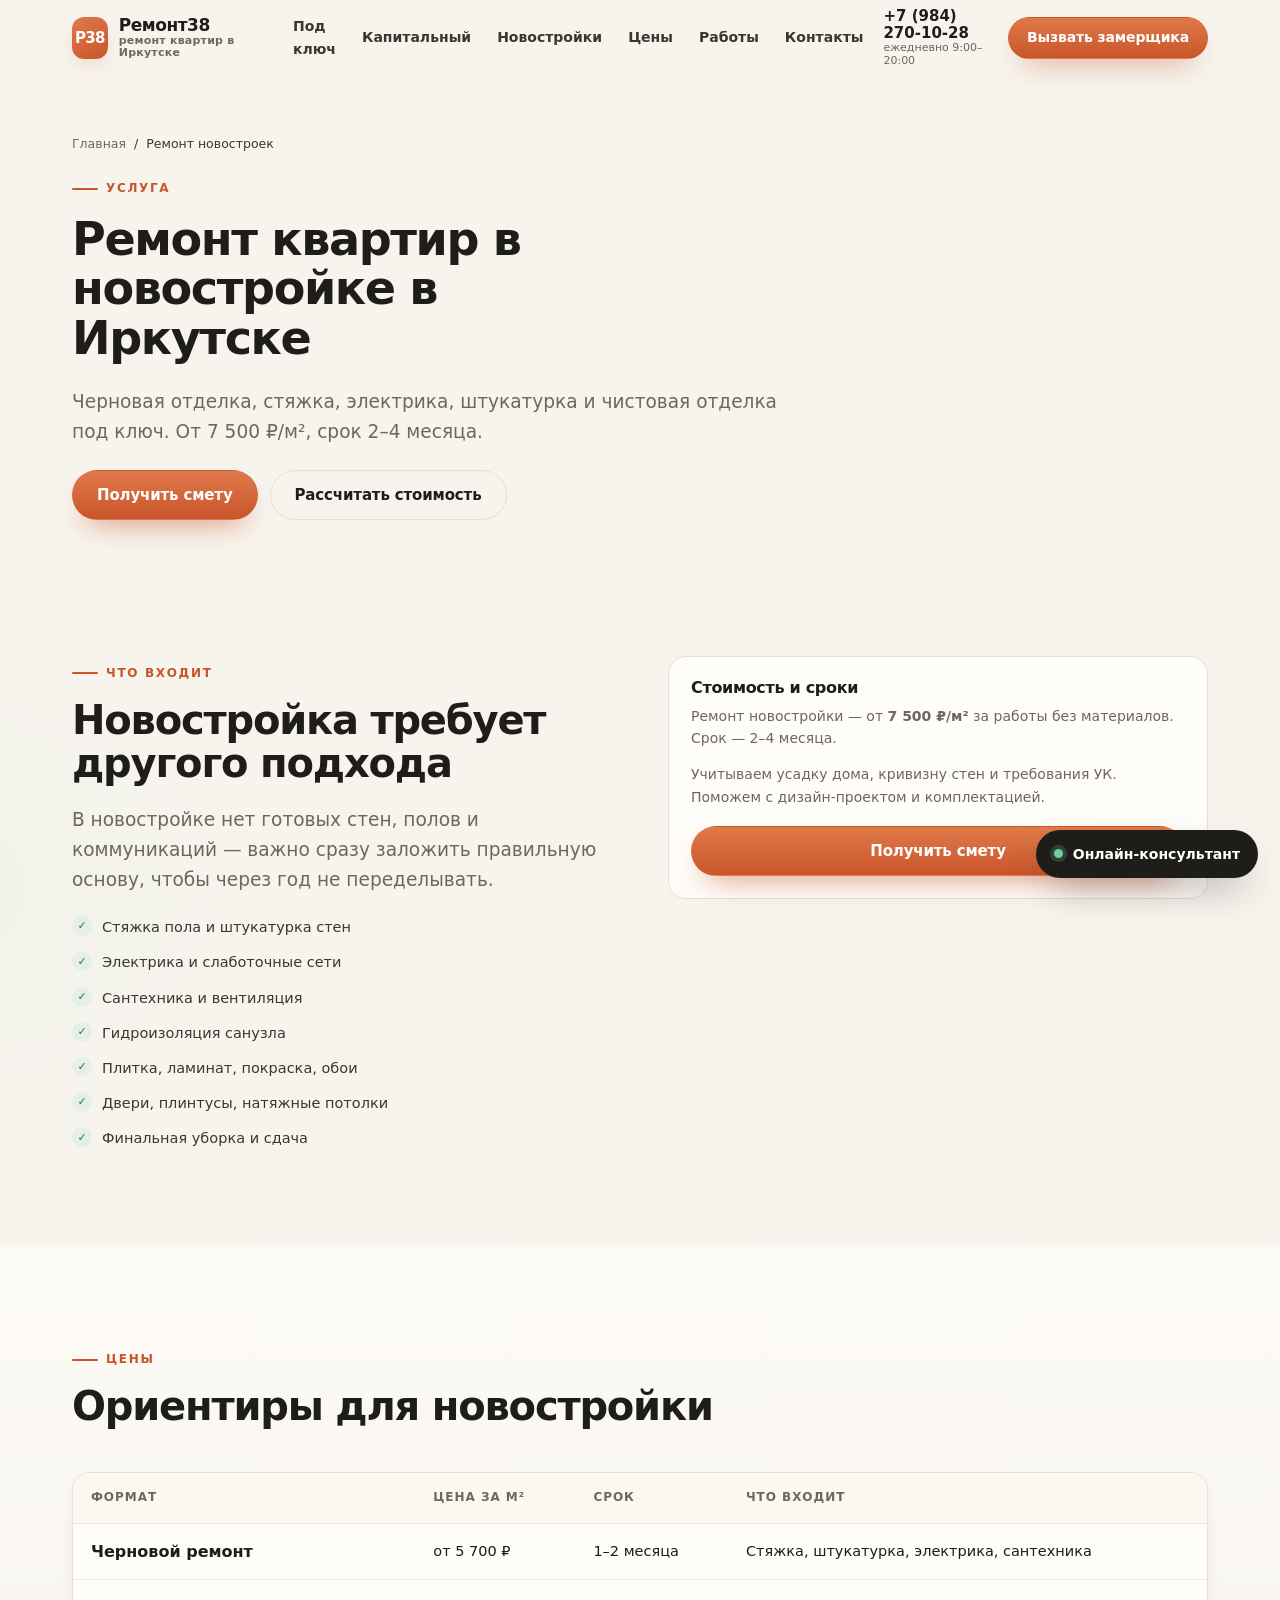
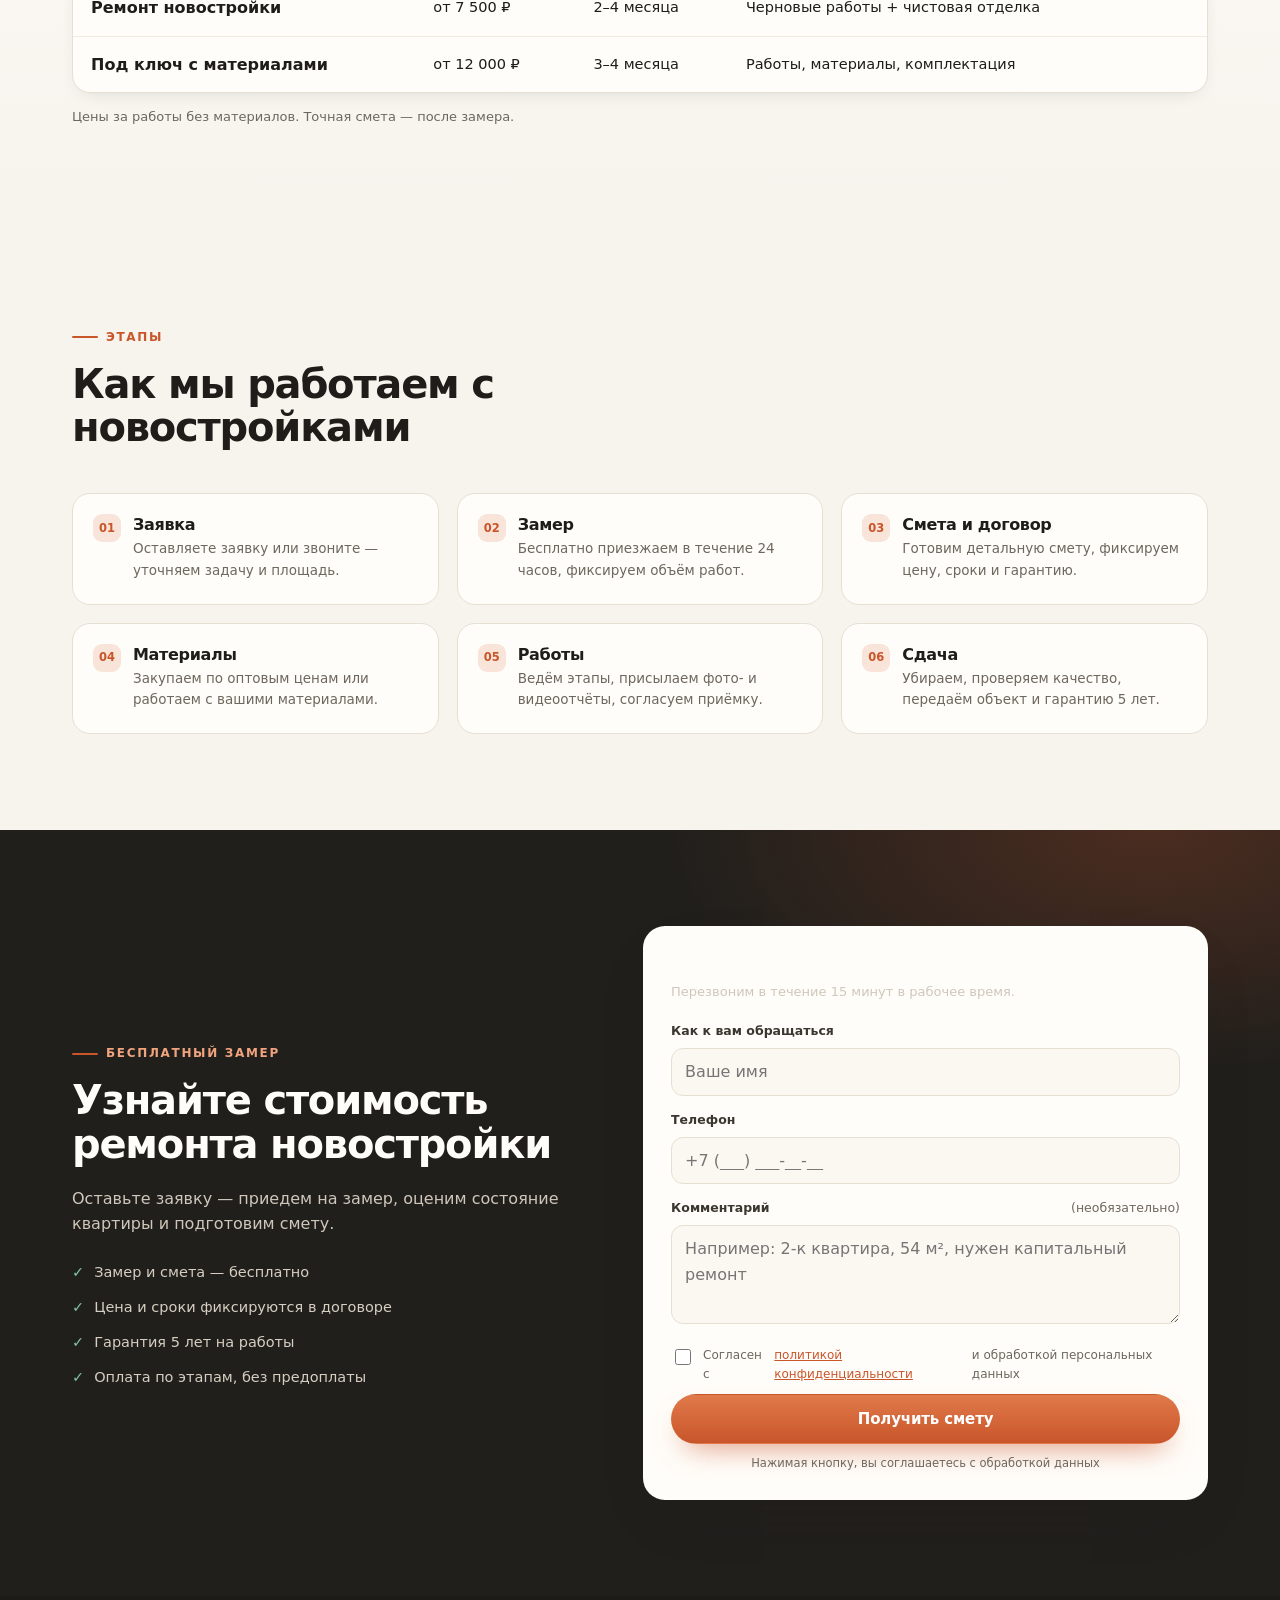
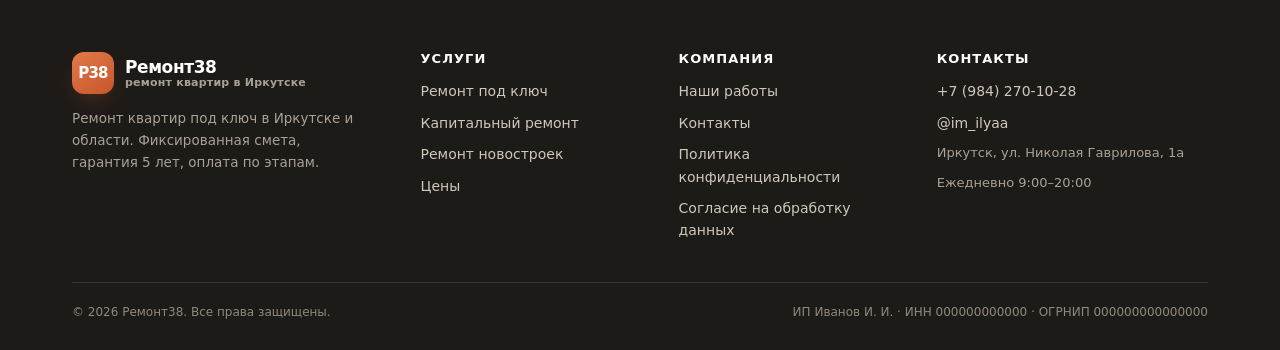
<file: novostroyka.html>
<!DOCTYPE html>
<html lang="ru">
<head>
  <meta charset="UTF-8">
  <meta name="viewport" content="width=device-width, initial-scale=1">
  <meta name="robots" content="noindex,nofollow">
  <title>Ремонт квартир в новостройке в Иркутске — от 7 500 ₽/м² | Ремонт38</title>
  <meta name="description" content="Ремонт квартир в новостройке в Иркутске под ключ: стяжка, штукатурка, электрика, сантехника и чистовая отделка. Фиксированная смета, гарантия 5 лет.">
  <link rel="canonical" href="https://remont38.ru/novostroyka.html">
  <meta property="og:type" content="website">
  <meta property="og:title" content="Ремонт квартир в новостройке в Иркутске — от 7 500 ₽/м² | Ремонт38">
  <meta property="og:description" content="Ремонт квартир в новостройке в Иркутске под ключ: стяжка, штукатурка, электрика, сантехника и чистовая отделка. Фиксированная смета, гарантия 5 лет.">
  <meta property="og:url" content="https://remont38.ru/novostroyka.html">
  <meta property="og:locale" content="ru_RU">
  <meta property="og:image" content="https://remont38.ru/assets/img/og.png">
  <meta property="og:image:width" content="1200">
  <meta property="og:image:height" content="630">
  <meta name="twitter:card" content="summary_large_image">
  <meta name="theme-color" content="#f7f4ee">
  <link rel="icon" href="assets/img/favicon.svg" type="image/svg+xml">
  <script>document.documentElement.classList.add('js');</script>
  <link rel="stylesheet" href="assets/css/style.css">
  <script type="application/ld+json">
  {
    "@context": "https://schema.org",
    "@type": "Service",
    "name": "Ремонт квартир в новостройке в Иркутске",
    "serviceType": "Ремонт квартир",
    "areaServed": ["Иркутск", "Иркутская область"],
    "provider": {
      "@type": "HomeAndConstructionBusiness",
      "name": "Ремонт38",
      "telephone": "+7-984-270-10-28",
      "address": {
        "@type": "PostalAddress",
        "streetAddress": "ул. Николая Гаврилова, 1а",
        "addressLocality": "Иркутск",
        "addressCountry": "RU"
      }
    },
    "offers": {
      "@type": "Offer",
      "priceCurrency": "RUB",
      "price": "7500",
      "priceSpecification": {
        "@type": "UnitPriceSpecification",
        "price": "7500",
        "priceCurrency": "RUB",
        "unitCode": "MTK",
        "unitText": "квадратный метр"
      }
    }
  }
  </script>
</head>
<body>
  <header class="site-header">
    <div class="container header-inner">
      <a class="brand" href="index.html" aria-label="Ремонт38 — на главную">
        <span class="brand__mark">Р38</span>
        <span class="brand__text">
          <span class="brand__name">Ремонт38</span>
          <span class="brand__tag">ремонт квартир в Иркутске</span>
        </span>
      </a>
      <nav class="nav" aria-label="Основная навигация">
        <a href="remont-pod-klyuch.html">Под ключ</a>
        <a href="kapitalny-remont.html">Капитальный</a>
        <a href="novostroyka.html">Новостройки</a>
        <a href="prices.html">Цены</a>
        <a href="portfolio.html">Работы</a>
        <a href="contacts.html">Контакты</a>
      </nav>
      <div class="header-actions">
        <div class="header-phone">
          <a href="tel:+79842701028">+7 (984) 270-10-28</a>
          <span>ежедневно 9:00–20:00</span>
        </div>
        <button class="btn btn--primary btn--sm" type="button" data-scroll-form>Вызвать замерщика</button>
        <button class="burger" type="button" data-burger aria-label="Открыть меню" aria-expanded="false"><span></span></button>
      </div>
    </div>
  </header>

  <div class="mobile-nav" data-mobile-nav>
    <a href="remont-pod-klyuch.html">Ремонт под ключ</a>
    <a href="kapitalny-remont.html">Капитальный ремонт</a>
    <a href="novostroyka.html">Ремонт новостроек</a>
    <a href="prices.html">Цены</a>
    <a href="portfolio.html">Работы</a>
    <a href="contacts.html">Контакты</a>
    <a class="btn btn--primary btn--block" href="tel:+79842701028">+7 (984) 270-10-28</a>
  </div>

  <main>
    <section class="page-hero">
      <div class="container">
        <div class="breadcrumbs"><a href="index.html">Главная</a><span>/</span><span>Ремонт новостроек</span></div>
        <span class="eyebrow">Услуга</span>
        <h1>Ремонт квартир в новостройке в Иркутске</h1>
        <p class="lead">Черновая отделка, стяжка, электрика, штукатурка и чистовая отделка под ключ. От 7 500 ₽/м², срок 2–4 месяца.</p>
        <div class="page-hero__actions">
          <a class="btn btn--primary" href="#lead">Получить смету</a>
          <a class="btn btn--ghost" href="index.html#calculator">Рассчитать стоимость</a>
        </div>
      </div>
    </section>

    <section class="section">
      <div class="container split">
        <div class="reveal">
          <span class="eyebrow">Что входит</span>
          <h2>Новостройка требует другого подхода</h2>
          <p class="lead">В новостройке нет готовых стен, полов и коммуникаций — важно сразу заложить правильную основу, чтобы через год не переделывать.</p>
          <ul class="checklist" style="margin-top:22px">
            <li>Стяжка пола и штукатурка стен</li>
            <li>Электрика и слаботочные сети</li>
            <li>Сантехника и вентиляция</li>
            <li>Гидроизоляция санузла</li>
            <li>Плитка, ламинат, покраска, обои</li>
            <li>Двери, плинтусы, натяжные потолки</li>
            <li>Финальная уборка и сдача</li>
          </ul>
        </div>
        <aside class="note-card reveal">
          <h3>Стоимость и сроки</h3>
          <p>Ремонт новостройки — от <b>7 500 ₽/м²</b> за работы без материалов. Срок — 2–4 месяца.</p>
          <p>Учитываем усадку дома, кривизну стен и требования УК. Поможем с дизайн-проектом и комплектацией.</p>
          <p style="margin-top:18px"><a class="btn btn--primary btn--block" href="#lead">Получить смету</a></p>
        </aside>
      </div>
    </section>

    <section class="section section--cream">
      <div class="container">
        <div class="section-head reveal"><span class="eyebrow">Цены</span><h2>Ориентиры для новостройки</h2></div>
        <div class="table-wrap reveal">
          <table class="price">
            <thead><tr><th>Формат</th><th>Цена за м²</th><th>Срок</th><th>Что входит</th></tr></thead>
            <tbody>
              <tr><td><b>Черновой ремонт</b></td><td>от 5 700 ₽</td><td>1–2 месяца</td><td>Стяжка, штукатурка, электрика, сантехника</td></tr>
              <tr><td><b>Ремонт новостройки</b></td><td>от 7 500 ₽</td><td>2–4 месяца</td><td>Черновые работы + чистовая отделка</td></tr>
              <tr><td><b>Под ключ с материалами</b></td><td>от 12 000 ₽</td><td>3–4 месяца</td><td>Работы, материалы, комплектация</td></tr>
            </tbody>
          </table>
        </div>
        <p class="price-note">Цены за работы без материалов. Точная смета — после замера.</p>
      </div>
    </section>

    <section class="section">
      <div class="container">
        <div class="section-head reveal"><span class="eyebrow">Этапы</span><h2>Как мы работаем с новостройками</h2></div>
        
      <div class="process reveal">
        <div class="step"><h3>Заявка</h3><p>Оставляете заявку или звоните — уточняем задачу и площадь.</p></div>
        <div class="step"><h3>Замер</h3><p>Бесплатно приезжаем в течение 24 часов, фиксируем объём работ.</p></div>
        <div class="step"><h3>Смета и договор</h3><p>Готовим детальную смету, фиксируем цену, сроки и гарантию.</p></div>
        <div class="step"><h3>Материалы</h3><p>Закупаем по оптовым ценам или работаем с вашими материалами.</p></div>
        <div class="step"><h3>Работы</h3><p>Ведём этапы, присылаем фото- и видеоотчёты, согласуем приёмку.</p></div>
        <div class="step"><h3>Сдача</h3><p>Убираем, проверяем качество, передаём объект и гарантию 5 лет.</p></div>
      </div>

      </div>
    </section>

    <section class="section section--dark" id="lead">
      <div class="container cta-grid">
        <div class="reveal">
          <span class="eyebrow" style="color:#f0a37d">Бесплатный замер</span>
          <h2>Узнайте стоимость ремонта новостройки</h2>
          <p>Оставьте заявку — приедем на замер, оценим состояние квартиры и подготовим смету.</p>
          <ul class="cta-list">
            <li>Замер и смета — бесплатно</li>
            <li>Цена и сроки фиксируются в договоре</li>
            <li>Гарантия 5 лет на работы</li>
            <li>Оплата по этапам, без предоплаты</li>
          </ul>
        </div>
        
        <form class="lead-form" id="lead-form" data-lead-form novalidate>
          <h3>Получить смету и план работ</h3>
          <p class="lead-form__sub">Перезвоним в течение 15 минут в рабочее время.</p>
          <div class="form-success">
            <b>Заявка отправлена</b>
            <span>Спасибо! Перезвоним в течение 15 минут и согласуем время замера.</span>
          </div>
          <div class="field">
            <label class="field__label" for="lead-name">Как к вам обращаться</label>
            <input id="lead-name" type="text" name="name" autocomplete="name" placeholder="Ваше имя" required>
          </div>
          <div class="field">
            <label class="field__label" for="lead-phone">Телефон</label>
            <input id="lead-phone" type="tel" name="phone" autocomplete="tel" placeholder="+7 (___) ___-__-__" required>
          </div>
          <div class="field">
            <label class="field__label" for="lead-comment">Комментарий <span style="font-weight:400;color:var(--muted)">(необязательно)</span></label>
            <textarea id="lead-comment" name="comment" rows="3" placeholder="Например: 2-к квартира, 54 м², нужен капитальный ремонт"></textarea>
          </div>
          <label class="check"><input type="checkbox" name="consent" required> Согласен с <a href="privacy.html">политикой конфиденциальности</a> и обработкой персональных данных</label>
          <p data-form-error style="display:none;color:#b3261e;font-size:13px;margin:8px 0 0"></p>
          <button class="btn btn--primary btn--block" type="submit">Получить смету</button>
          <p style="margin:10px 0 0;font-size:11.5px;color:var(--muted);text-align:center">Нажимая кнопку, вы соглашаетесь с обработкой данных</p>
        </form>

      </div>
    </section>

  </main></main>

  <footer class="site-footer">
    <div class="container">
      <div class="footer-grid">
        <div class="footer-brand">
          <a class="brand" href="index.html">
            <span class="brand__mark">Р38</span>
            <span class="brand__text" style="color:#fff">
              <span class="brand__name">Ремонт38</span>
              <span class="brand__tag" style="color:#a9a196">ремонт квартир в Иркутске</span>
            </span>
          </a>
          <p>Ремонт квартир под ключ в Иркутске и области. Фиксированная смета, гарантия 5 лет, оплата по этапам.</p>
        </div>
        <div>
          <h4>Услуги</h4>
          <div class="footer-links">
            <a href="remont-pod-klyuch.html">Ремонт под ключ</a>
            <a href="kapitalny-remont.html">Капитальный ремонт</a>
            <a href="novostroyka.html">Ремонт новостроек</a>
            <a href="prices.html">Цены</a>
          </div>
        </div>
        <div>
          <h4>Компания</h4>
          <div class="footer-links">
            <a href="portfolio.html">Наши работы</a>
            <a href="contacts.html">Контакты</a>
            <a href="privacy.html">Политика конфиденциальности</a>
            <a href="consent.html">Согласие на обработку данных</a>
          </div>
        </div>
        <div>
          <h4>Контакты</h4>
          <div class="footer-links">
            <a href="tel:+79842701028">+7 (984) 270-10-28</a>
            <a href="https://t.me/im_ilyaa">@im_ilyaa</a>
            <span style="font-size:13px;color:#a9a196">Иркутск, ул. Николая Гаврилова, 1а</span>
            <span style="font-size:13px;color:#a9a196">Ежедневно 9:00–20:00</span>
          </div>
        </div>
      </div>
      <div class="footer-bottom">
        <span>© 2026 Ремонт38. Все права защищены.</span>
        <span>ИП Иванов И. И. · ИНН 000000000000 · ОГРНИП 000000000000000</span>
      </div>
    </div>
  </footer>

  <button class="chat-fab" type="button" data-chat-open aria-expanded="false" aria-controls="chat-panel">
    <span class="chat-fab__dot"></span> Онлайн-консультант
  </button>
  <div class="chat-panel" id="chat-panel" data-chat-panel role="dialog" aria-label="Онлайн-консультант">
    <div class="chat-head">
      <div class="chat-head__ava">Р</div>
      <div><b>Консультант Ремонт38</b><span>Отвечаем 24/7</span></div>
      <button class="chat-close" type="button" data-chat-close aria-label="Закрыть чат">×</button>
    </div>
    <div class="chat-body" data-chat-body></div>
    <div class="chat-quick" data-chat-quick></div>
    <form class="chat-form" data-chat-form>
      <input type="text" data-chat-input placeholder="Напишите вопрос…" aria-label="Сообщение">
      <button type="submit" aria-label="Отправить">→</button>
    </form>
  </div>

  <script src="assets/js/main.js" defer></script>
</body>
</html>
</file>
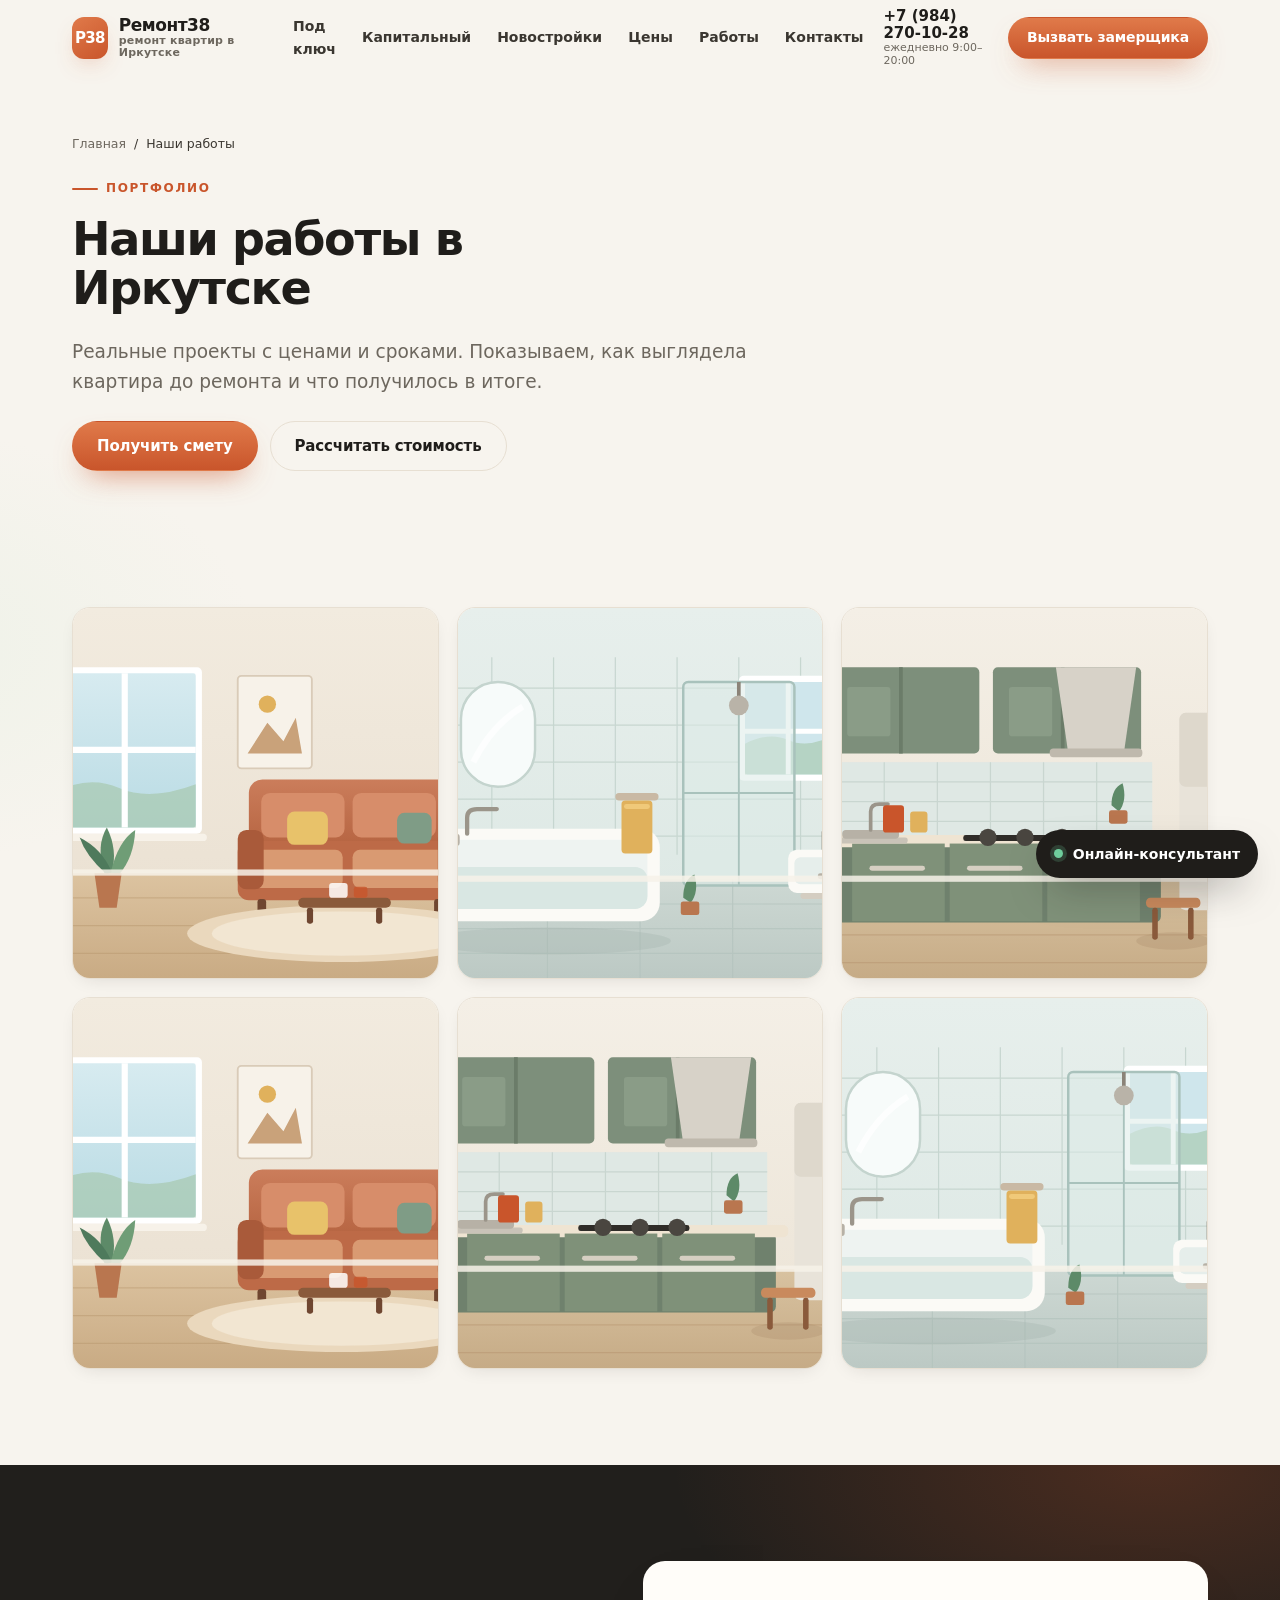
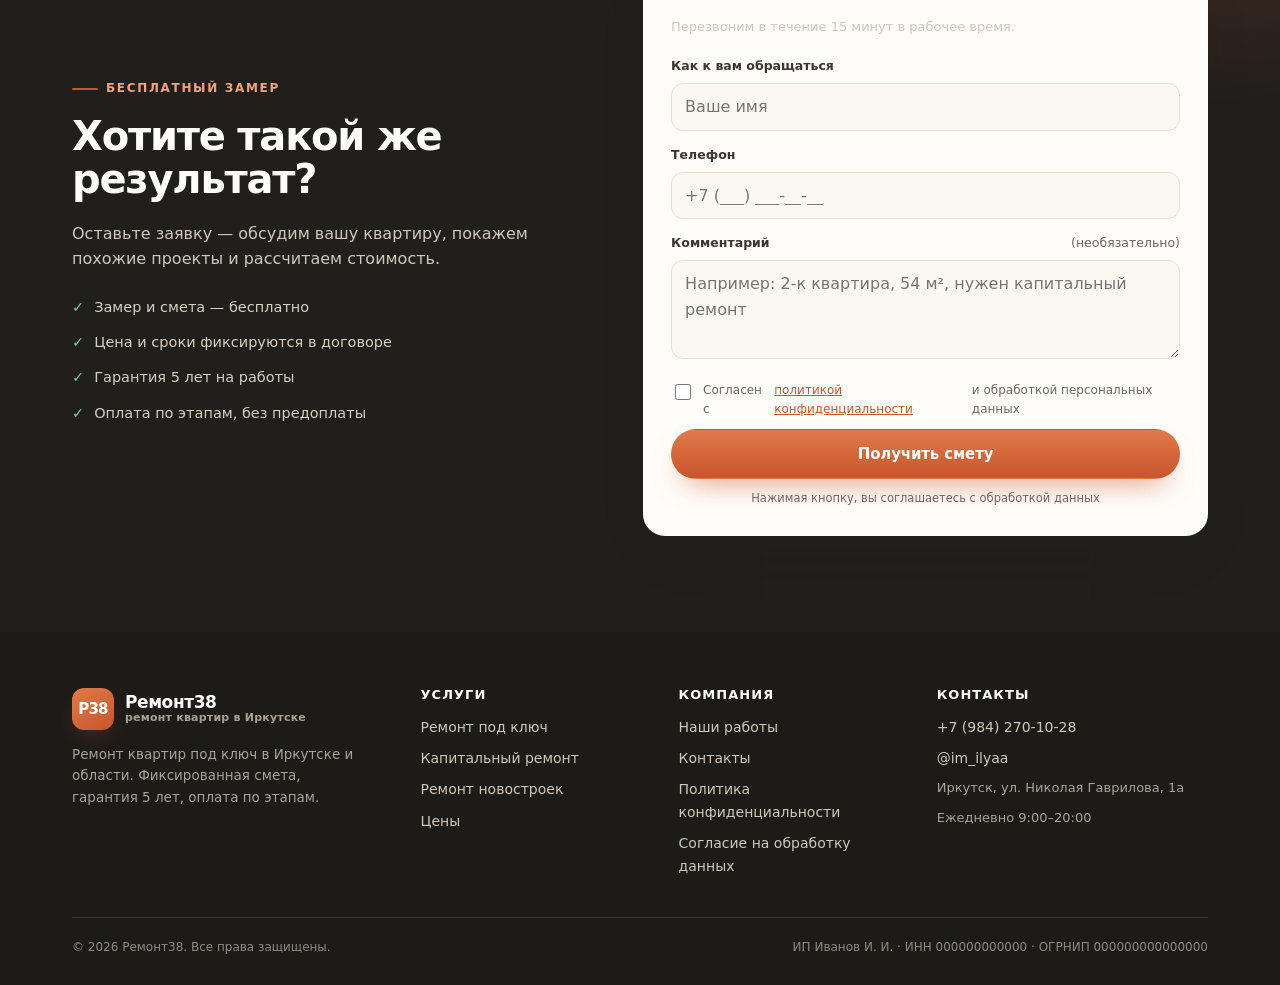
<file: portfolio.html>
<!DOCTYPE html>
<html lang="ru">
<head>
  <meta charset="UTF-8">
  <meta name="viewport" content="width=device-width, initial-scale=1">
  <meta name="robots" content="noindex,nofollow">
  <title>Наши работы — ремонт квартир в Иркутске с ценами | Ремонт38</title>
  <meta name="description" content="Портфолио ремонтов квартир в Иркутске: фото, площади, сроки и стоимость проектов. Капитальный, косметический и дизайнерский ремонт.">
  <link rel="canonical" href="https://remont38.ru/portfolio.html">
  <meta property="og:type" content="website">
  <meta property="og:title" content="Наши работы — ремонт квартир в Иркутске с ценами | Ремонт38">
  <meta property="og:description" content="Портфолио ремонтов квартир в Иркутске: фото, площади, сроки и стоимость проектов. Капитальный, косметический и дизайнерский ремонт.">
  <meta property="og:url" content="https://remont38.ru/portfolio.html">
  <meta property="og:locale" content="ru_RU">
  <meta property="og:image" content="https://remont38.ru/assets/img/og.png">
  <meta property="og:image:width" content="1200">
  <meta property="og:image:height" content="630">
  <meta name="twitter:card" content="summary_large_image">
  <meta name="theme-color" content="#f7f4ee">
  <link rel="icon" href="assets/img/favicon.svg" type="image/svg+xml">
  <script>document.documentElement.classList.add('js');</script>
  <link rel="stylesheet" href="assets/css/style.css">
  <script type="application/ld+json">
  {
    "@context": "https://schema.org",
    "@type": "CollectionPage",
    "name": "Наши работы — ремонт квартир в Иркутске",
    "url": "https://remont38.ru/portfolio.html",
    "about": "Портфолио ремонтов квартир в Иркутске"
  }
  </script>
</head>
<body>
  <header class="site-header">
    <div class="container header-inner">
      <a class="brand" href="index.html" aria-label="Ремонт38 — на главную">
        <span class="brand__mark">Р38</span>
        <span class="brand__text">
          <span class="brand__name">Ремонт38</span>
          <span class="brand__tag">ремонт квартир в Иркутске</span>
        </span>
      </a>
      <nav class="nav" aria-label="Основная навигация">
        <a href="remont-pod-klyuch.html">Под ключ</a>
        <a href="kapitalny-remont.html">Капитальный</a>
        <a href="novostroyka.html">Новостройки</a>
        <a href="prices.html">Цены</a>
        <a href="portfolio.html">Работы</a>
        <a href="contacts.html">Контакты</a>
      </nav>
      <div class="header-actions">
        <div class="header-phone">
          <a href="tel:+79842701028">+7 (984) 270-10-28</a>
          <span>ежедневно 9:00–20:00</span>
        </div>
        <button class="btn btn--primary btn--sm" type="button" data-scroll-form>Вызвать замерщика</button>
        <button class="burger" type="button" data-burger aria-label="Открыть меню" aria-expanded="false"><span></span></button>
      </div>
    </div>
  </header>

  <div class="mobile-nav" data-mobile-nav>
    <a href="remont-pod-klyuch.html">Ремонт под ключ</a>
    <a href="kapitalny-remont.html">Капитальный ремонт</a>
    <a href="novostroyka.html">Ремонт новостроек</a>
    <a href="prices.html">Цены</a>
    <a href="portfolio.html">Работы</a>
    <a href="contacts.html">Контакты</a>
    <a class="btn btn--primary btn--block" href="tel:+79842701028">+7 (984) 270-10-28</a>
  </div>

  <main>
    <section class="page-hero">
      <div class="container">
        <div class="breadcrumbs"><a href="index.html">Главная</a><span>/</span><span>Наши работы</span></div>
        <span class="eyebrow">Портфолио</span>
        <h1>Наши работы в Иркутске</h1>
        <p class="lead">Реальные проекты с ценами и сроками. Показываем, как выглядела квартира до ремонта и что получилось в итоге.</p>
        <div class="page-hero__actions">
          <a class="btn btn--primary" href="#lead">Получить смету</a>
          <a class="btn btn--ghost" href="index.html#calculator">Рассчитать стоимость</a>
        </div>
      </div>
    </section>

    <section class="section">
      <div class="container">
        <div class="portfolio-grid reveal">
          <article class="portfolio-item">
            <img src="assets/img/room-living.svg" alt="Капитальный ремонт 2-комнатной квартиры, 54 м²" loading="lazy">
            <div class="portfolio-item__body">
              <h3>2-к квартира, 54 м²</h3>
              <p>ЖК «Новые горизонты» · капитальный ремонт · 1 150 000 ₽ · 3 месяца</p>
            </div>
          </article>
          <article class="portfolio-item">
            <img src="assets/img/room-bath.svg" alt="Ремонт санузла 6 м²" loading="lazy">
            <div class="portfolio-item__body">
              <h3>Санузел, 6 м²</h3>
              <p>ул. Байкальская · капитальный ремонт · 145 000 ₽ · 3 недели</p>
            </div>
          </article>
          <article class="portfolio-item">
            <img src="assets/img/room-kitchen.svg" alt="Косметический ремонт 1-комнатной квартиры, 38 м²" loading="lazy">
            <div class="portfolio-item__body">
              <h3>1-к квартира, 38 м²</h3>
              <p>ЖК «Источник» · косметический ремонт · 410 000 ₽ · 6 недель</p>
            </div>
          </article>
          <article class="portfolio-item">
            <img src="assets/img/room-living.svg" alt="Ремонт студии 32 м²" loading="lazy">
            <div class="portfolio-item__body">
              <h3>Студия, 32 м²</h3>
              <p>ЖК Suncity · ремонт под ключ · 590 000 ₽ · 2 месяца</p>
            </div>
          </article>
          <article class="portfolio-item">
            <img src="assets/img/room-kitchen.svg" alt="Дизайнерский ремонт 3-комнатной квартиры, 78 м²" loading="lazy">
            <div class="portfolio-item__body">
              <h3>3-к квартира, 78 м²</h3>
              <p>ул. Байкальская · дизайнерский ремонт · 2 100 000 ₽ · 4 месяца</p>
            </div>
          </article>
          <article class="portfolio-item">
            <img src="assets/img/room-bath.svg" alt="Ремонт ванной комнаты 4 м²" loading="lazy">
            <div class="portfolio-item__body">
              <h3>Ванная, 4 м²</h3>
              <p>ЖК «Союз» · капитальный ремонт · 120 000 ₽ · 2 недели</p>
            </div>
          </article>
        </div>
      </div>
    </section>

    <section class="section section--dark" id="lead">
      <div class="container cta-grid">
        <div class="reveal">
          <span class="eyebrow" style="color:#f0a37d">Бесплатный замер</span>
          <h2>Хотите такой же результат?</h2>
          <p>Оставьте заявку — обсудим вашу квартиру, покажем похожие проекты и рассчитаем стоимость.</p>
          <ul class="cta-list">
            <li>Замер и смета — бесплатно</li>
            <li>Цена и сроки фиксируются в договоре</li>
            <li>Гарантия 5 лет на работы</li>
            <li>Оплата по этапам, без предоплаты</li>
          </ul>
        </div>
        
        <form class="lead-form" id="lead-form" data-lead-form novalidate>
          <h3>Получить смету и план работ</h3>
          <p class="lead-form__sub">Перезвоним в течение 15 минут в рабочее время.</p>
          <div class="form-success">
            <b>Заявка отправлена</b>
            <span>Спасибо! Перезвоним в течение 15 минут и согласуем время замера.</span>
          </div>
          <div class="field">
            <label class="field__label" for="lead-name">Как к вам обращаться</label>
            <input id="lead-name" type="text" name="name" autocomplete="name" placeholder="Ваше имя" required>
          </div>
          <div class="field">
            <label class="field__label" for="lead-phone">Телефон</label>
            <input id="lead-phone" type="tel" name="phone" autocomplete="tel" placeholder="+7 (___) ___-__-__" required>
          </div>
          <div class="field">
            <label class="field__label" for="lead-comment">Комментарий <span style="font-weight:400;color:var(--muted)">(необязательно)</span></label>
            <textarea id="lead-comment" name="comment" rows="3" placeholder="Например: 2-к квартира, 54 м², нужен капитальный ремонт"></textarea>
          </div>
          <label class="check"><input type="checkbox" name="consent" required> Согласен с <a href="privacy.html">политикой конфиденциальности</a> и обработкой персональных данных</label>
          <p data-form-error style="display:none;color:#b3261e;font-size:13px;margin:8px 0 0"></p>
          <button class="btn btn--primary btn--block" type="submit">Получить смету</button>
          <p style="margin:10px 0 0;font-size:11.5px;color:var(--muted);text-align:center">Нажимая кнопку, вы соглашаетесь с обработкой данных</p>
        </form>

      </div>
    </section>

  </main></main>

  <footer class="site-footer">
    <div class="container">
      <div class="footer-grid">
        <div class="footer-brand">
          <a class="brand" href="index.html">
            <span class="brand__mark">Р38</span>
            <span class="brand__text" style="color:#fff">
              <span class="brand__name">Ремонт38</span>
              <span class="brand__tag" style="color:#a9a196">ремонт квартир в Иркутске</span>
            </span>
          </a>
          <p>Ремонт квартир под ключ в Иркутске и области. Фиксированная смета, гарантия 5 лет, оплата по этапам.</p>
        </div>
        <div>
          <h4>Услуги</h4>
          <div class="footer-links">
            <a href="remont-pod-klyuch.html">Ремонт под ключ</a>
            <a href="kapitalny-remont.html">Капитальный ремонт</a>
            <a href="novostroyka.html">Ремонт новостроек</a>
            <a href="prices.html">Цены</a>
          </div>
        </div>
        <div>
          <h4>Компания</h4>
          <div class="footer-links">
            <a href="portfolio.html">Наши работы</a>
            <a href="contacts.html">Контакты</a>
            <a href="privacy.html">Политика конфиденциальности</a>
            <a href="consent.html">Согласие на обработку данных</a>
          </div>
        </div>
        <div>
          <h4>Контакты</h4>
          <div class="footer-links">
            <a href="tel:+79842701028">+7 (984) 270-10-28</a>
            <a href="https://t.me/im_ilyaa">@im_ilyaa</a>
            <span style="font-size:13px;color:#a9a196">Иркутск, ул. Николая Гаврилова, 1а</span>
            <span style="font-size:13px;color:#a9a196">Ежедневно 9:00–20:00</span>
          </div>
        </div>
      </div>
      <div class="footer-bottom">
        <span>© 2026 Ремонт38. Все права защищены.</span>
        <span>ИП Иванов И. И. · ИНН 000000000000 · ОГРНИП 000000000000000</span>
      </div>
    </div>
  </footer>

  <button class="chat-fab" type="button" data-chat-open aria-expanded="false" aria-controls="chat-panel">
    <span class="chat-fab__dot"></span> Онлайн-консультант
  </button>
  <div class="chat-panel" id="chat-panel" data-chat-panel role="dialog" aria-label="Онлайн-консультант">
    <div class="chat-head">
      <div class="chat-head__ava">Р</div>
      <div><b>Консультант Ремонт38</b><span>Отвечаем 24/7</span></div>
      <button class="chat-close" type="button" data-chat-close aria-label="Закрыть чат">×</button>
    </div>
    <div class="chat-body" data-chat-body></div>
    <div class="chat-quick" data-chat-quick></div>
    <form class="chat-form" data-chat-form>
      <input type="text" data-chat-input placeholder="Напишите вопрос…" aria-label="Сообщение">
      <button type="submit" aria-label="Отправить">→</button>
    </form>
  </div>

  <script src="assets/js/main.js" defer></script>
</body>
</html>
</file>
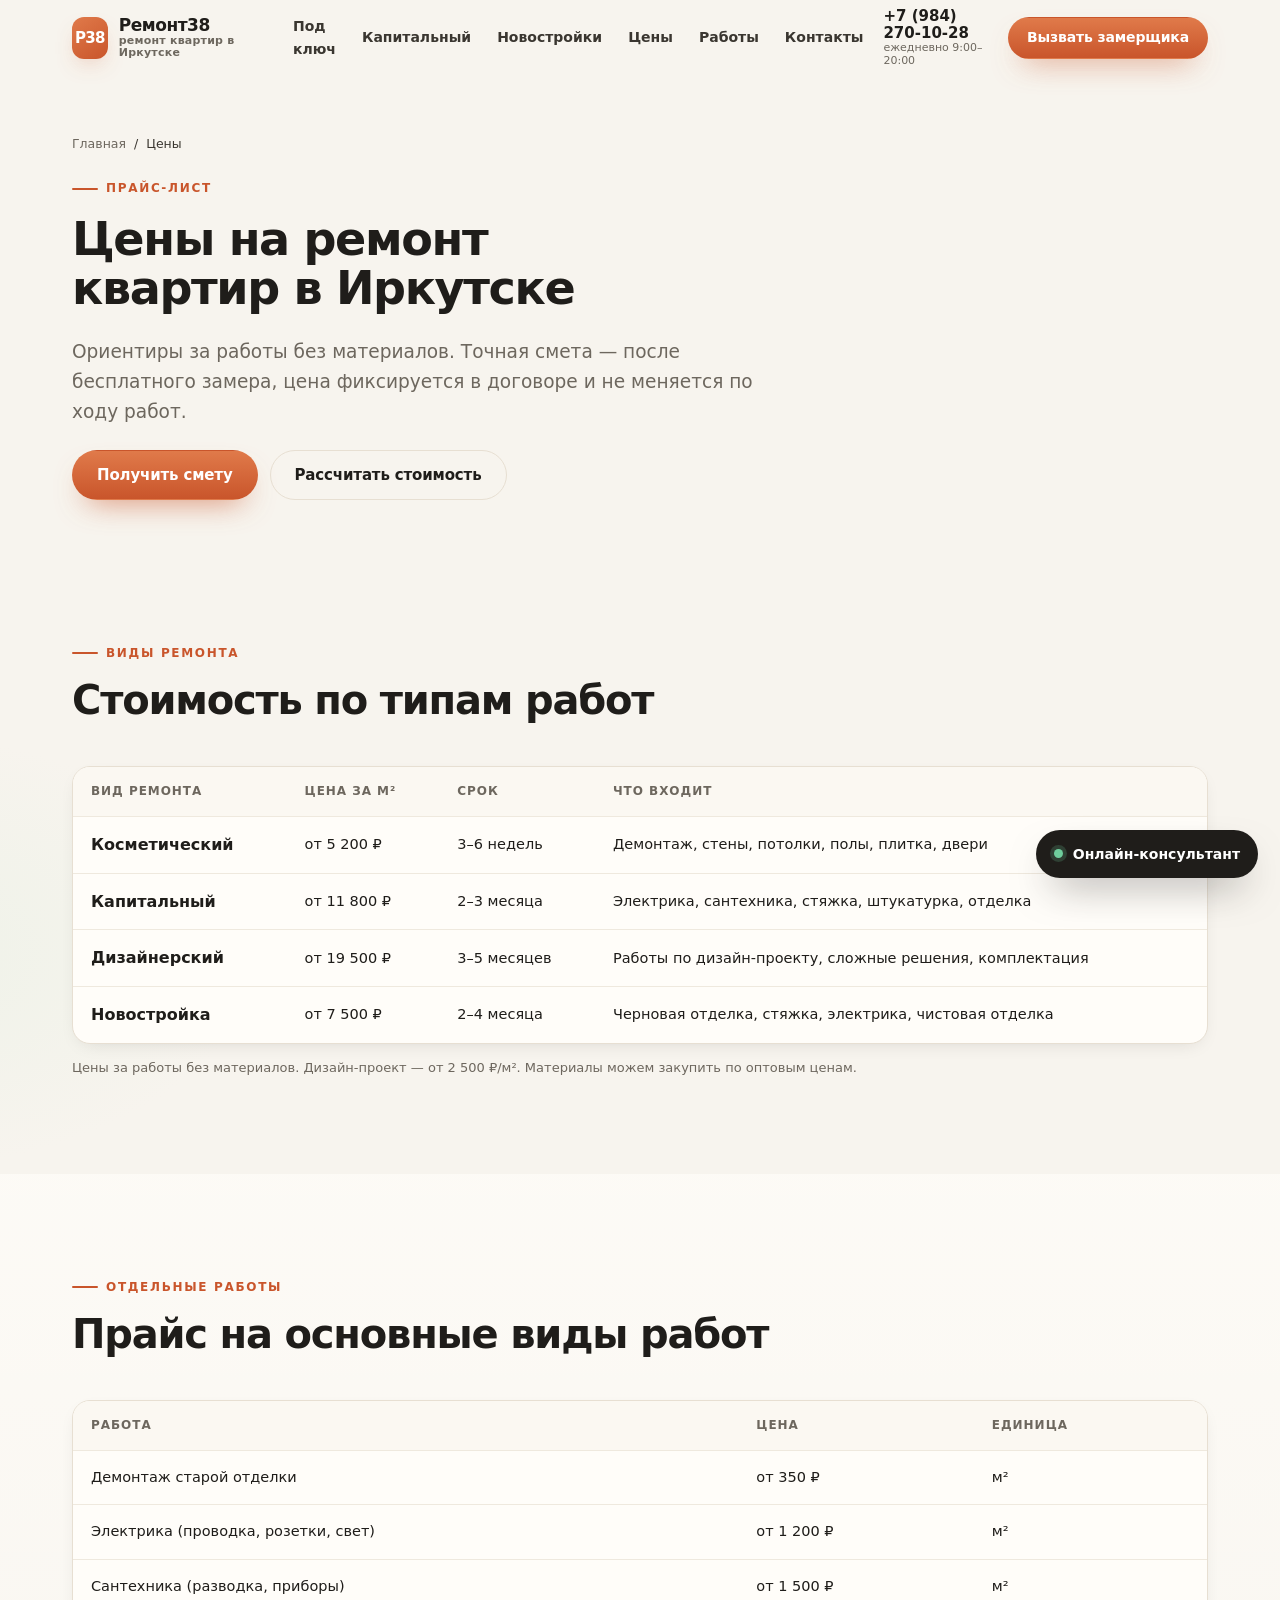
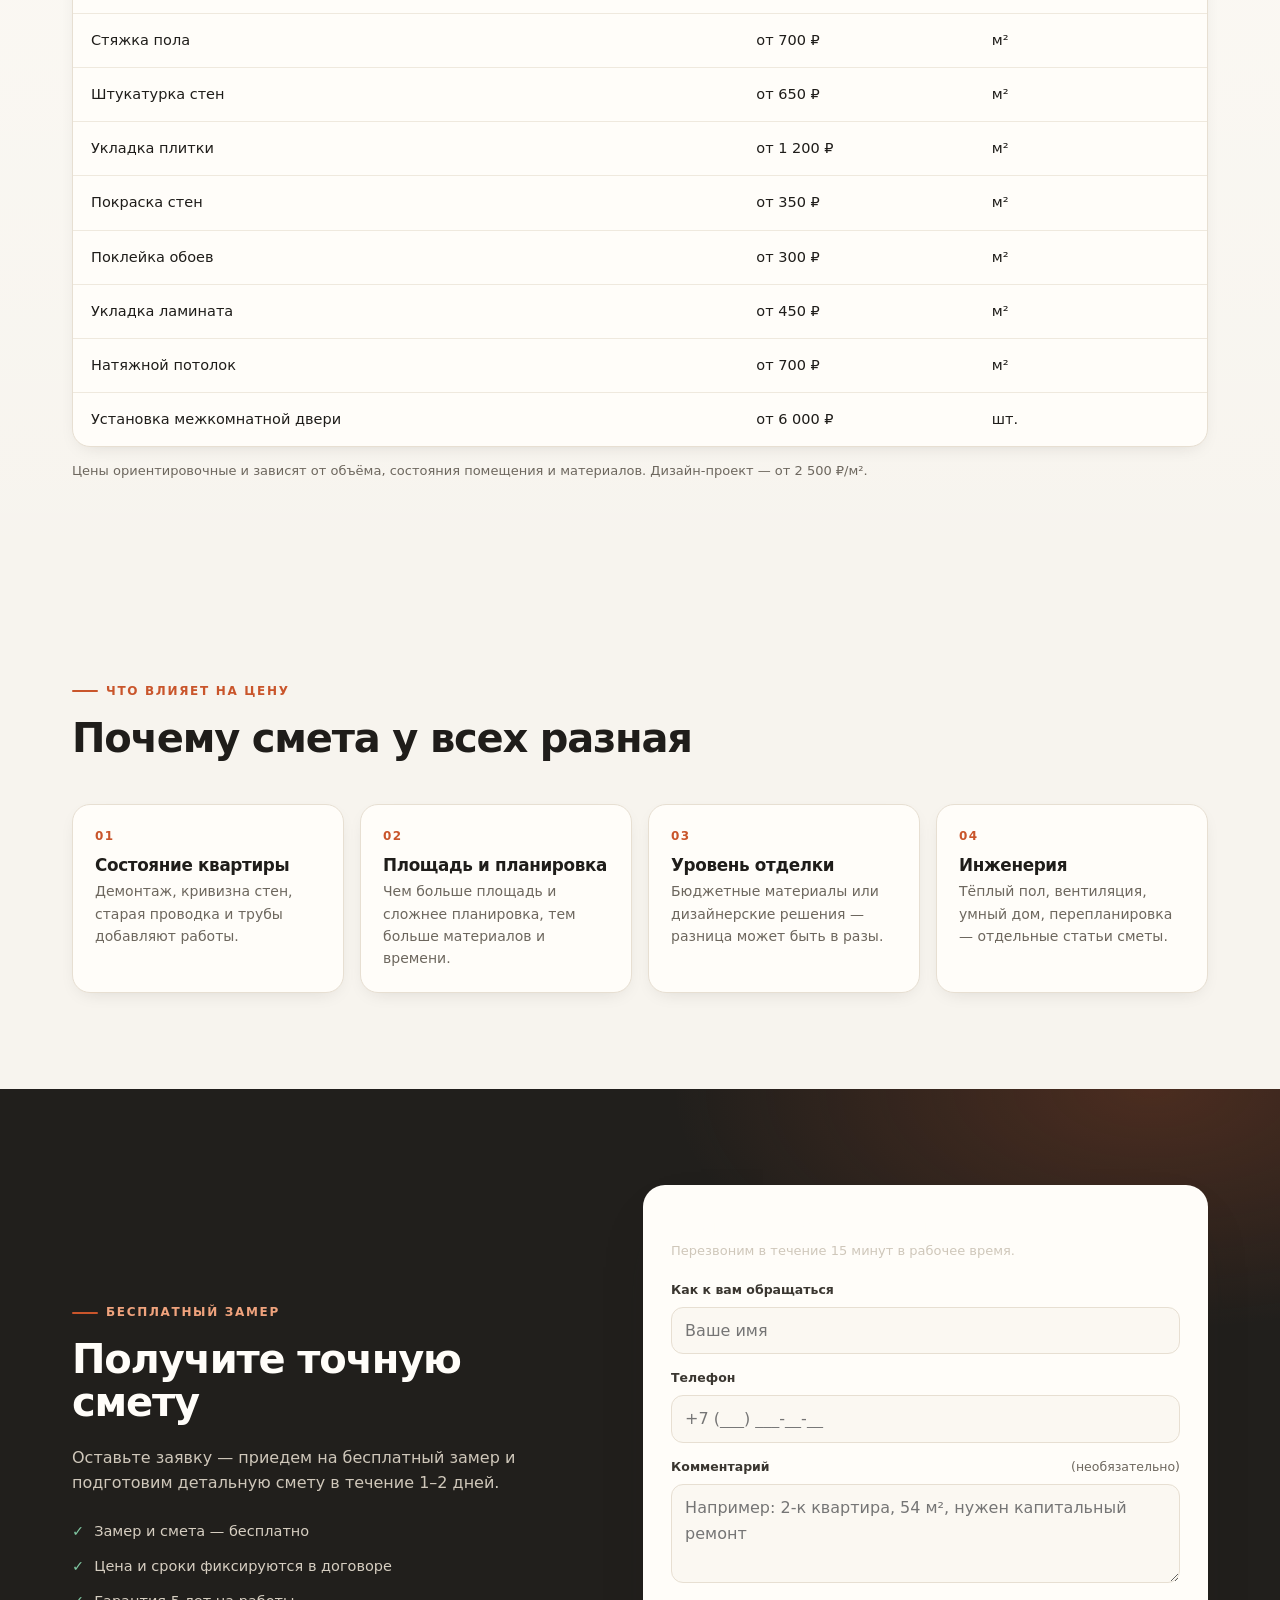
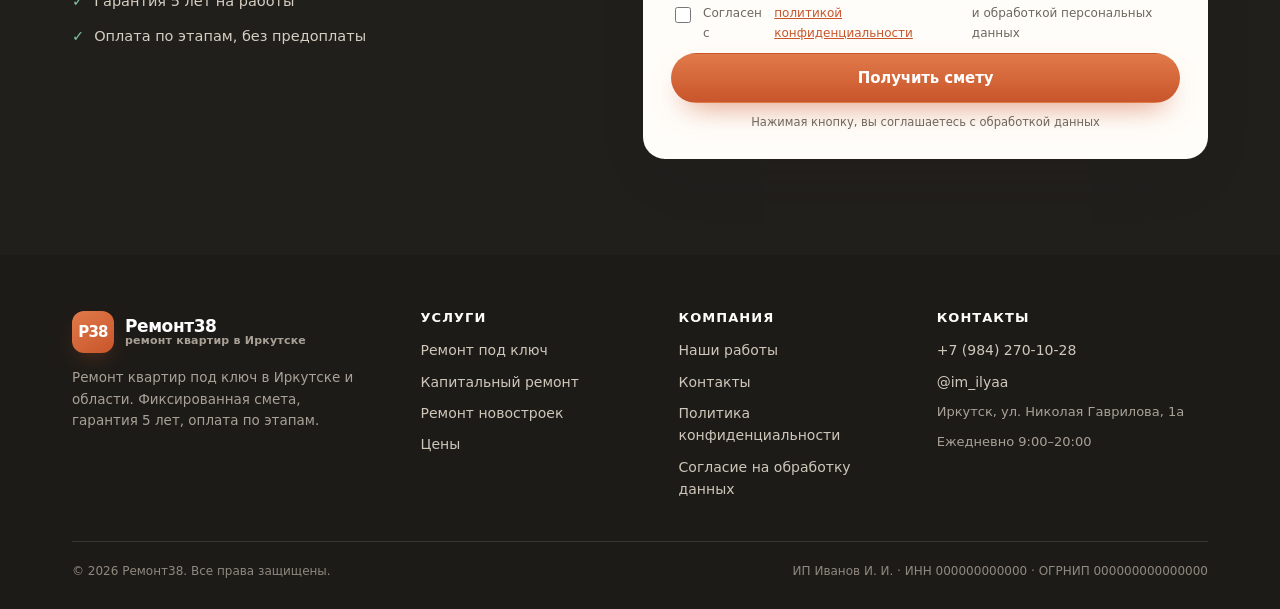
<file: prices.html>
<!DOCTYPE html>
<html lang="ru">
<head>
  <meta charset="UTF-8">
  <meta name="viewport" content="width=device-width, initial-scale=1">
  <meta name="robots" content="noindex,nofollow">
  <title>Цены на ремонт квартир в Иркутске 2026 — прайс-лист | Ремонт38</title>
  <meta name="description" content="Цены на ремонт квартир в Иркутске: косметический от 5 200 ₽/м², капитальный от 11 800 ₽/м², дизайнерский от 19 500 ₽/м². Прайс на отдельные работы.">
  <link rel="canonical" href="https://remont38.ru/prices.html">
  <meta property="og:type" content="website">
  <meta property="og:title" content="Цены на ремонт квартир в Иркутске 2026 — прайс-лист | Ремонт38">
  <meta property="og:description" content="Цены на ремонт квартир в Иркутске: косметический от 5 200 ₽/м², капитальный от 11 800 ₽/м², дизайнерский от 19 500 ₽/м². Прайс на отдельные работы.">
  <meta property="og:url" content="https://remont38.ru/prices.html">
  <meta property="og:locale" content="ru_RU">
  <meta property="og:image" content="https://remont38.ru/assets/img/og.png">
  <meta property="og:image:width" content="1200">
  <meta property="og:image:height" content="630">
  <meta name="twitter:card" content="summary_large_image">
  <meta name="theme-color" content="#f7f4ee">
  <link rel="icon" href="assets/img/favicon.svg" type="image/svg+xml">
  <script>document.documentElement.classList.add('js');</script>
  <link rel="stylesheet" href="assets/css/style.css">
  <script type="application/ld+json">
  {
    "@context": "https://schema.org",
    "@type": "Service",
    "name": "Ремонт квартир в Иркутске — цены",
    "serviceType": "Ремонт квартир",
    "areaServed": "Иркутск",
    "provider": { "@type": "HomeAndConstructionBusiness", "name": "Ремонт38" },
    "offers": {
      "@type": "AggregateOffer",
      "priceCurrency": "RUB",
      "lowPrice": "5200",
      "highPrice": "19500",
      "offerCount": "4"
    }
  }
  </script>
</head>
<body>
  <header class="site-header">
    <div class="container header-inner">
      <a class="brand" href="index.html" aria-label="Ремонт38 — на главную">
        <span class="brand__mark">Р38</span>
        <span class="brand__text">
          <span class="brand__name">Ремонт38</span>
          <span class="brand__tag">ремонт квартир в Иркутске</span>
        </span>
      </a>
      <nav class="nav" aria-label="Основная навигация">
        <a href="remont-pod-klyuch.html">Под ключ</a>
        <a href="kapitalny-remont.html">Капитальный</a>
        <a href="novostroyka.html">Новостройки</a>
        <a href="prices.html">Цены</a>
        <a href="portfolio.html">Работы</a>
        <a href="contacts.html">Контакты</a>
      </nav>
      <div class="header-actions">
        <div class="header-phone">
          <a href="tel:+79842701028">+7 (984) 270-10-28</a>
          <span>ежедневно 9:00–20:00</span>
        </div>
        <button class="btn btn--primary btn--sm" type="button" data-scroll-form>Вызвать замерщика</button>
        <button class="burger" type="button" data-burger aria-label="Открыть меню" aria-expanded="false"><span></span></button>
      </div>
    </div>
  </header>

  <div class="mobile-nav" data-mobile-nav>
    <a href="remont-pod-klyuch.html">Ремонт под ключ</a>
    <a href="kapitalny-remont.html">Капитальный ремонт</a>
    <a href="novostroyka.html">Ремонт новостроек</a>
    <a href="prices.html">Цены</a>
    <a href="portfolio.html">Работы</a>
    <a href="contacts.html">Контакты</a>
    <a class="btn btn--primary btn--block" href="tel:+79842701028">+7 (984) 270-10-28</a>
  </div>

  <main>
    <section class="page-hero">
      <div class="container">
        <div class="breadcrumbs"><a href="index.html">Главная</a><span>/</span><span>Цены</span></div>
        <span class="eyebrow">Прайс-лист</span>
        <h1>Цены на ремонт квартир в Иркутске</h1>
        <p class="lead">Ориентиры за работы без материалов. Точная смета — после бесплатного замера, цена фиксируется в договоре и не меняется по ходу работ.</p>
        <div class="page-hero__actions">
          <a class="btn btn--primary" href="#lead">Получить смету</a>
          <a class="btn btn--ghost" href="index.html#calculator">Рассчитать стоимость</a>
        </div>
      </div>
    </section>

    <section class="section">
      <div class="container">
        <div class="section-head reveal"><span class="eyebrow">Виды ремонта</span><h2>Стоимость по типам работ</h2></div>
        
        <div class="table-wrap reveal">
          <table class="price">
            <thead><tr><th>Вид ремонта</th><th>Цена за м²</th><th>Срок</th><th>Что входит</th></tr></thead>
            <tbody>
              <tr><td><b>Косметический</b></td><td>от 5 200 ₽</td><td>3–6 недель</td><td>Демонтаж, стены, потолки, полы, плитка, двери</td></tr>
              <tr><td><b>Капитальный</b></td><td>от 11 800 ₽</td><td>2–3 месяца</td><td>Электрика, сантехника, стяжка, штукатурка, отделка</td></tr>
              <tr><td><b>Дизайнерский</b></td><td>от 19 500 ₽</td><td>3–5 месяцев</td><td>Работы по дизайн-проекту, сложные решения, комплектация</td></tr>
              <tr><td><b>Новостройка</b></td><td>от 7 500 ₽</td><td>2–4 месяца</td><td>Черновая отделка, стяжка, электрика, чистовая отделка</td></tr>
            </tbody>
          </table>
        </div>
        <p class="price-note">Цены за работы без материалов. Дизайн-проект — от 2 500 ₽/м². Материалы можем закупить по оптовым ценам.</p>

      </div>
    </section>

    <section class="section section--cream">
      <div class="container">
        <div class="section-head reveal"><span class="eyebrow">Отдельные работы</span><h2>Прайс на основные виды работ</h2></div>
        <div class="table-wrap reveal">
          <table class="price">
            <thead><tr><th>Работа</th><th>Цена</th><th>Единица</th></tr></thead>
            <tbody>
              <tr><td>Демонтаж старой отделки</td><td>от 350 ₽</td><td>м²</td></tr>
              <tr><td>Электрика (проводка, розетки, свет)</td><td>от 1 200 ₽</td><td>м²</td></tr>
              <tr><td>Сантехника (разводка, приборы)</td><td>от 1 500 ₽</td><td>м²</td></tr>
              <tr><td>Стяжка пола</td><td>от 700 ₽</td><td>м²</td></tr>
              <tr><td>Штукатурка стен</td><td>от 650 ₽</td><td>м²</td></tr>
              <tr><td>Укладка плитки</td><td>от 1 200 ₽</td><td>м²</td></tr>
              <tr><td>Покраска стен</td><td>от 350 ₽</td><td>м²</td></tr>
              <tr><td>Поклейка обоев</td><td>от 300 ₽</td><td>м²</td></tr>
              <tr><td>Укладка ламината</td><td>от 450 ₽</td><td>м²</td></tr>
              <tr><td>Натяжной потолок</td><td>от 700 ₽</td><td>м²</td></tr>
              <tr><td>Установка межкомнатной двери</td><td>от 6 000 ₽</td><td>шт.</td></tr>
            </tbody>
          </table>
        </div>
        <p class="price-note">Цены ориентировочные и зависят от объёма, состояния помещения и материалов. Дизайн-проект — от 2 500 ₽/м².</p>
      </div>
    </section>

    <section class="section">
      <div class="container">
        <div class="section-head reveal"><span class="eyebrow">Что влияет на цену</span><h2>Почему смета у всех разная</h2></div>
        <div class="benefits reveal">
          <div class="benefit"><div class="benefit__num">01</div><h3>Состояние квартиры</h3><p>Демонтаж, кривизна стен, старая проводка и трубы добавляют работы.</p></div>
          <div class="benefit"><div class="benefit__num">02</div><h3>Площадь и планировка</h3><p>Чем больше площадь и сложнее планировка, тем больше материалов и времени.</p></div>
          <div class="benefit"><div class="benefit__num">03</div><h3>Уровень отделки</h3><p>Бюджетные материалы или дизайнерские решения — разница может быть в разы.</p></div>
          <div class="benefit"><div class="benefit__num">04</div><h3>Инженерия</h3><p>Тёплый пол, вентиляция, умный дом, перепланировка — отдельные статьи сметы.</p></div>
        </div>
      </div>
    </section>

    <section class="section section--dark" id="lead">
      <div class="container cta-grid">
        <div class="reveal">
          <span class="eyebrow" style="color:#f0a37d">Бесплатный замер</span>
          <h2>Получите точную смету</h2>
          <p>Оставьте заявку — приедем на бесплатный замер и подготовим детальную смету в течение 1–2 дней.</p>
          <ul class="cta-list">
            <li>Замер и смета — бесплатно</li>
            <li>Цена и сроки фиксируются в договоре</li>
            <li>Гарантия 5 лет на работы</li>
            <li>Оплата по этапам, без предоплаты</li>
          </ul>
        </div>
        
        <form class="lead-form" id="lead-form" data-lead-form novalidate>
          <h3>Получить смету и план работ</h3>
          <p class="lead-form__sub">Перезвоним в течение 15 минут в рабочее время.</p>
          <div class="form-success">
            <b>Заявка отправлена</b>
            <span>Спасибо! Перезвоним в течение 15 минут и согласуем время замера.</span>
          </div>
          <div class="field">
            <label class="field__label" for="lead-name">Как к вам обращаться</label>
            <input id="lead-name" type="text" name="name" autocomplete="name" placeholder="Ваше имя" required>
          </div>
          <div class="field">
            <label class="field__label" for="lead-phone">Телефон</label>
            <input id="lead-phone" type="tel" name="phone" autocomplete="tel" placeholder="+7 (___) ___-__-__" required>
          </div>
          <div class="field">
            <label class="field__label" for="lead-comment">Комментарий <span style="font-weight:400;color:var(--muted)">(необязательно)</span></label>
            <textarea id="lead-comment" name="comment" rows="3" placeholder="Например: 2-к квартира, 54 м², нужен капитальный ремонт"></textarea>
          </div>
          <label class="check"><input type="checkbox" name="consent" required> Согласен с <a href="privacy.html">политикой конфиденциальности</a> и обработкой персональных данных</label>
          <p data-form-error style="display:none;color:#b3261e;font-size:13px;margin:8px 0 0"></p>
          <button class="btn btn--primary btn--block" type="submit">Получить смету</button>
          <p style="margin:10px 0 0;font-size:11.5px;color:var(--muted);text-align:center">Нажимая кнопку, вы соглашаетесь с обработкой данных</p>
        </form>

      </div>
    </section>

  </main></main>

  <footer class="site-footer">
    <div class="container">
      <div class="footer-grid">
        <div class="footer-brand">
          <a class="brand" href="index.html">
            <span class="brand__mark">Р38</span>
            <span class="brand__text" style="color:#fff">
              <span class="brand__name">Ремонт38</span>
              <span class="brand__tag" style="color:#a9a196">ремонт квартир в Иркутске</span>
            </span>
          </a>
          <p>Ремонт квартир под ключ в Иркутске и области. Фиксированная смета, гарантия 5 лет, оплата по этапам.</p>
        </div>
        <div>
          <h4>Услуги</h4>
          <div class="footer-links">
            <a href="remont-pod-klyuch.html">Ремонт под ключ</a>
            <a href="kapitalny-remont.html">Капитальный ремонт</a>
            <a href="novostroyka.html">Ремонт новостроек</a>
            <a href="prices.html">Цены</a>
          </div>
        </div>
        <div>
          <h4>Компания</h4>
          <div class="footer-links">
            <a href="portfolio.html">Наши работы</a>
            <a href="contacts.html">Контакты</a>
            <a href="privacy.html">Политика конфиденциальности</a>
            <a href="consent.html">Согласие на обработку данных</a>
          </div>
        </div>
        <div>
          <h4>Контакты</h4>
          <div class="footer-links">
            <a href="tel:+79842701028">+7 (984) 270-10-28</a>
            <a href="https://t.me/im_ilyaa">@im_ilyaa</a>
            <span style="font-size:13px;color:#a9a196">Иркутск, ул. Николая Гаврилова, 1а</span>
            <span style="font-size:13px;color:#a9a196">Ежедневно 9:00–20:00</span>
          </div>
        </div>
      </div>
      <div class="footer-bottom">
        <span>© 2026 Ремонт38. Все права защищены.</span>
        <span>ИП Иванов И. И. · ИНН 000000000000 · ОГРНИП 000000000000000</span>
      </div>
    </div>
  </footer>

  <button class="chat-fab" type="button" data-chat-open aria-expanded="false" aria-controls="chat-panel">
    <span class="chat-fab__dot"></span> Онлайн-консультант
  </button>
  <div class="chat-panel" id="chat-panel" data-chat-panel role="dialog" aria-label="Онлайн-консультант">
    <div class="chat-head">
      <div class="chat-head__ava">Р</div>
      <div><b>Консультант Ремонт38</b><span>Отвечаем 24/7</span></div>
      <button class="chat-close" type="button" data-chat-close aria-label="Закрыть чат">×</button>
    </div>
    <div class="chat-body" data-chat-body></div>
    <div class="chat-quick" data-chat-quick></div>
    <form class="chat-form" data-chat-form>
      <input type="text" data-chat-input placeholder="Напишите вопрос…" aria-label="Сообщение">
      <button type="submit" aria-label="Отправить">→</button>
    </form>
  </div>

  <script src="assets/js/main.js" defer></script>
</body>
</html>
</file>
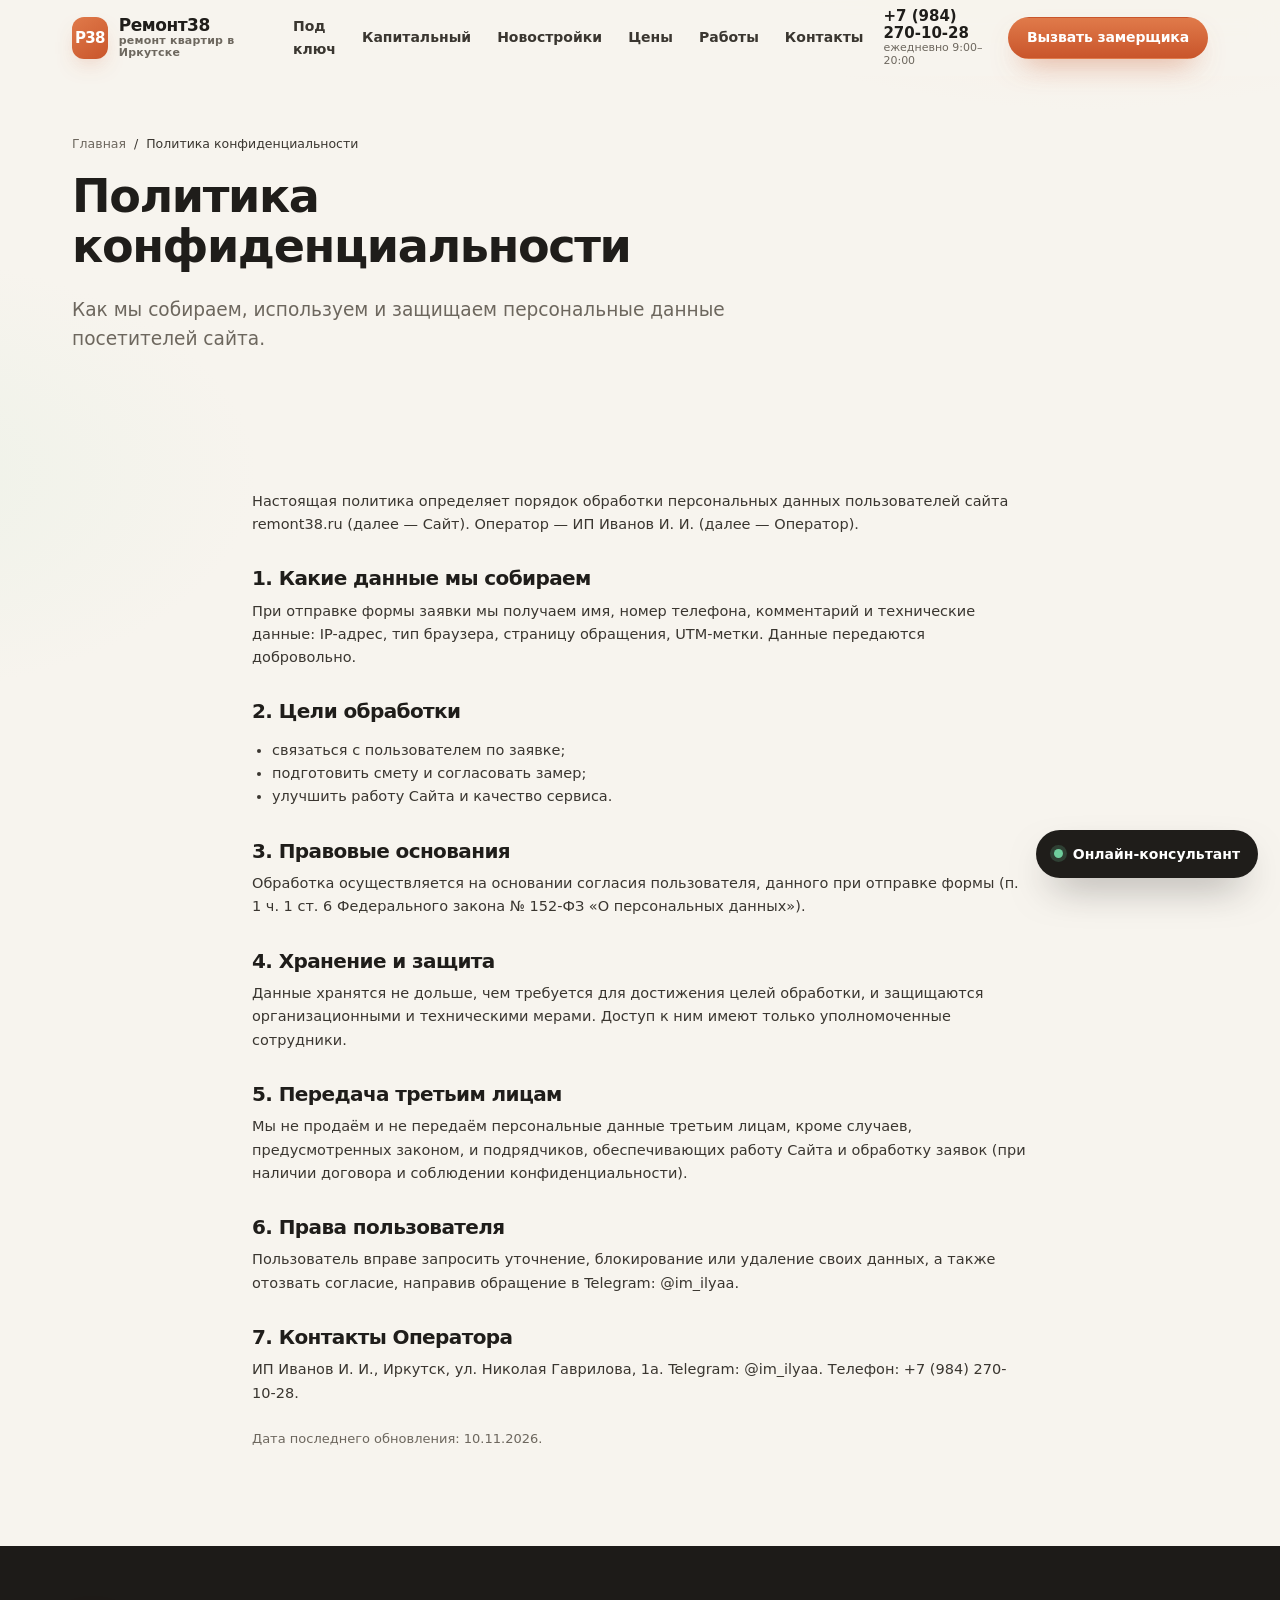
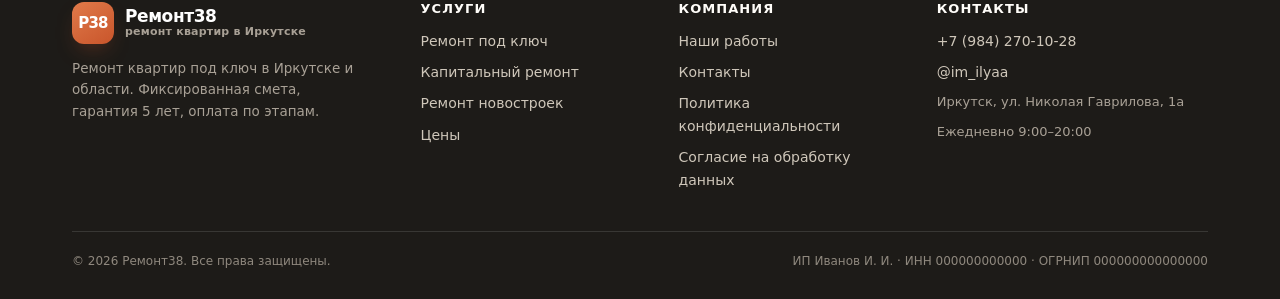
<file: privacy.html>
<!DOCTYPE html>
<html lang="ru">
<head>
  <meta charset="UTF-8">
  <meta name="viewport" content="width=device-width, initial-scale=1">
  <meta name="robots" content="noindex,nofollow">
  <title>Политика конфиденциальности — Ремонт38</title>
  <meta name="description" content="Политика обработки персональных данных сайта Ремонт38: какие данные собираем, цели, хранение и права пользователя.">
  <link rel="canonical" href="https://remont38.ru/privacy.html">
  <meta property="og:type" content="website">
  <meta property="og:title" content="Политика конфиденциальности — Ремонт38">
  <meta property="og:description" content="Политика обработки персональных данных сайта Ремонт38: какие данные собираем, цели, хранение и права пользователя.">
  <meta property="og:url" content="https://remont38.ru/privacy.html">
  <meta property="og:locale" content="ru_RU">
  <meta property="og:image" content="https://remont38.ru/assets/img/og.png">
  <meta property="og:image:width" content="1200">
  <meta property="og:image:height" content="630">
  <meta name="twitter:card" content="summary_large_image">
  <meta name="theme-color" content="#f7f4ee">
  <link rel="icon" href="assets/img/favicon.svg" type="image/svg+xml">
  <script>document.documentElement.classList.add('js');</script>
  <link rel="stylesheet" href="assets/css/style.css">
</head>
<body>
  <header class="site-header">
    <div class="container header-inner">
      <a class="brand" href="index.html" aria-label="Ремонт38 — на главную">
        <span class="brand__mark">Р38</span>
        <span class="brand__text">
          <span class="brand__name">Ремонт38</span>
          <span class="brand__tag">ремонт квартир в Иркутске</span>
        </span>
      </a>
      <nav class="nav" aria-label="Основная навигация">
        <a href="remont-pod-klyuch.html">Под ключ</a>
        <a href="kapitalny-remont.html">Капитальный</a>
        <a href="novostroyka.html">Новостройки</a>
        <a href="prices.html">Цены</a>
        <a href="portfolio.html">Работы</a>
        <a href="contacts.html">Контакты</a>
      </nav>
      <div class="header-actions">
        <div class="header-phone">
          <a href="tel:+79842701028">+7 (984) 270-10-28</a>
          <span>ежедневно 9:00–20:00</span>
        </div>
        <button class="btn btn--primary btn--sm" type="button" data-scroll-form>Вызвать замерщика</button>
        <button class="burger" type="button" data-burger aria-label="Открыть меню" aria-expanded="false"><span></span></button>
      </div>
    </div>
  </header>

  <div class="mobile-nav" data-mobile-nav>
    <a href="remont-pod-klyuch.html">Ремонт под ключ</a>
    <a href="kapitalny-remont.html">Капитальный ремонт</a>
    <a href="novostroyka.html">Ремонт новостроек</a>
    <a href="prices.html">Цены</a>
    <a href="portfolio.html">Работы</a>
    <a href="contacts.html">Контакты</a>
    <a class="btn btn--primary btn--block" href="tel:+79842701028">+7 (984) 270-10-28</a>
  </div>

  <main>
    <section class="page-hero">
      <div class="container">
        <div class="breadcrumbs"><a href="index.html">Главная</a><span>/</span><span>Политика конфиденциальности</span></div>
        <h1>Политика конфиденциальности</h1>
        <p class="lead">Как мы собираем, используем и защищаем персональные данные посетителей сайта.</p>
      </div>
    </section>
    <section class="section">
      <div class="container legal">
        <p>Настоящая политика определяет порядок обработки персональных данных пользователей сайта remont38.ru (далее — Сайт). Оператор — ИП Иванов И. И. (далее — Оператор).</p>
        <h2>1. Какие данные мы собираем</h2>
        <p>При отправке формы заявки мы получаем имя, номер телефона, комментарий и технические данные: IP-адрес, тип браузера, страницу обращения, UTM-метки. Данные передаются добровольно.</p>
        <h2>2. Цели обработки</h2>
        <ul>
          <li>связаться с пользователем по заявке;</li>
          <li>подготовить смету и согласовать замер;</li>
          <li>улучшить работу Сайта и качество сервиса.</li>
        </ul>
        <h2>3. Правовые основания</h2>
        <p>Обработка осуществляется на основании согласия пользователя, данного при отправке формы (п. 1 ч. 1 ст. 6 Федерального закона № 152-ФЗ «О персональных данных»).</p>
        <h2>4. Хранение и защита</h2>
        <p>Данные хранятся не дольше, чем требуется для достижения целей обработки, и защищаются организационными и техническими мерами. Доступ к ним имеют только уполномоченные сотрудники.</p>
        <h2>5. Передача третьим лицам</h2>
        <p>Мы не продаём и не передаём персональные данные третьим лицам, кроме случаев, предусмотренных законом, и подрядчиков, обеспечивающих работу Сайта и обработку заявок (при наличии договора и соблюдении конфиденциальности).</p>
        <h2>6. Права пользователя</h2>
        <p>Пользователь вправе запросить уточнение, блокирование или удаление своих данных, а также отозвать согласие, направив обращение в Telegram: @im_ilyaa.</p>
        <h2>7. Контакты Оператора</h2>
        <p>ИП Иванов И. И., Иркутск, ул. Николая Гаврилова, 1а. Telegram: @im_ilyaa. Телефон: +7 (984) 270-10-28.</p>
        <p style="margin-top:24px;color:var(--muted);font-size:13px">Дата последнего обновления: 10.11.2026.</p>
      </div>
    </section>

  </main></main>

  <footer class="site-footer">
    <div class="container">
      <div class="footer-grid">
        <div class="footer-brand">
          <a class="brand" href="index.html">
            <span class="brand__mark">Р38</span>
            <span class="brand__text" style="color:#fff">
              <span class="brand__name">Ремонт38</span>
              <span class="brand__tag" style="color:#a9a196">ремонт квартир в Иркутске</span>
            </span>
          </a>
          <p>Ремонт квартир под ключ в Иркутске и области. Фиксированная смета, гарантия 5 лет, оплата по этапам.</p>
        </div>
        <div>
          <h4>Услуги</h4>
          <div class="footer-links">
            <a href="remont-pod-klyuch.html">Ремонт под ключ</a>
            <a href="kapitalny-remont.html">Капитальный ремонт</a>
            <a href="novostroyka.html">Ремонт новостроек</a>
            <a href="prices.html">Цены</a>
          </div>
        </div>
        <div>
          <h4>Компания</h4>
          <div class="footer-links">
            <a href="portfolio.html">Наши работы</a>
            <a href="contacts.html">Контакты</a>
            <a href="privacy.html">Политика конфиденциальности</a>
            <a href="consent.html">Согласие на обработку данных</a>
          </div>
        </div>
        <div>
          <h4>Контакты</h4>
          <div class="footer-links">
            <a href="tel:+79842701028">+7 (984) 270-10-28</a>
            <a href="https://t.me/im_ilyaa">@im_ilyaa</a>
            <span style="font-size:13px;color:#a9a196">Иркутск, ул. Николая Гаврилова, 1а</span>
            <span style="font-size:13px;color:#a9a196">Ежедневно 9:00–20:00</span>
          </div>
        </div>
      </div>
      <div class="footer-bottom">
        <span>© 2026 Ремонт38. Все права защищены.</span>
        <span>ИП Иванов И. И. · ИНН 000000000000 · ОГРНИП 000000000000000</span>
      </div>
    </div>
  </footer>

  <button class="chat-fab" type="button" data-chat-open aria-expanded="false" aria-controls="chat-panel">
    <span class="chat-fab__dot"></span> Онлайн-консультант
  </button>
  <div class="chat-panel" id="chat-panel" data-chat-panel role="dialog" aria-label="Онлайн-консультант">
    <div class="chat-head">
      <div class="chat-head__ava">Р</div>
      <div><b>Консультант Ремонт38</b><span>Отвечаем 24/7</span></div>
      <button class="chat-close" type="button" data-chat-close aria-label="Закрыть чат">×</button>
    </div>
    <div class="chat-body" data-chat-body></div>
    <div class="chat-quick" data-chat-quick></div>
    <form class="chat-form" data-chat-form>
      <input type="text" data-chat-input placeholder="Напишите вопрос…" aria-label="Сообщение">
      <button type="submit" aria-label="Отправить">→</button>
    </form>
  </div>

  <script src="assets/js/main.js" defer></script>
</body>
</html>
</file>
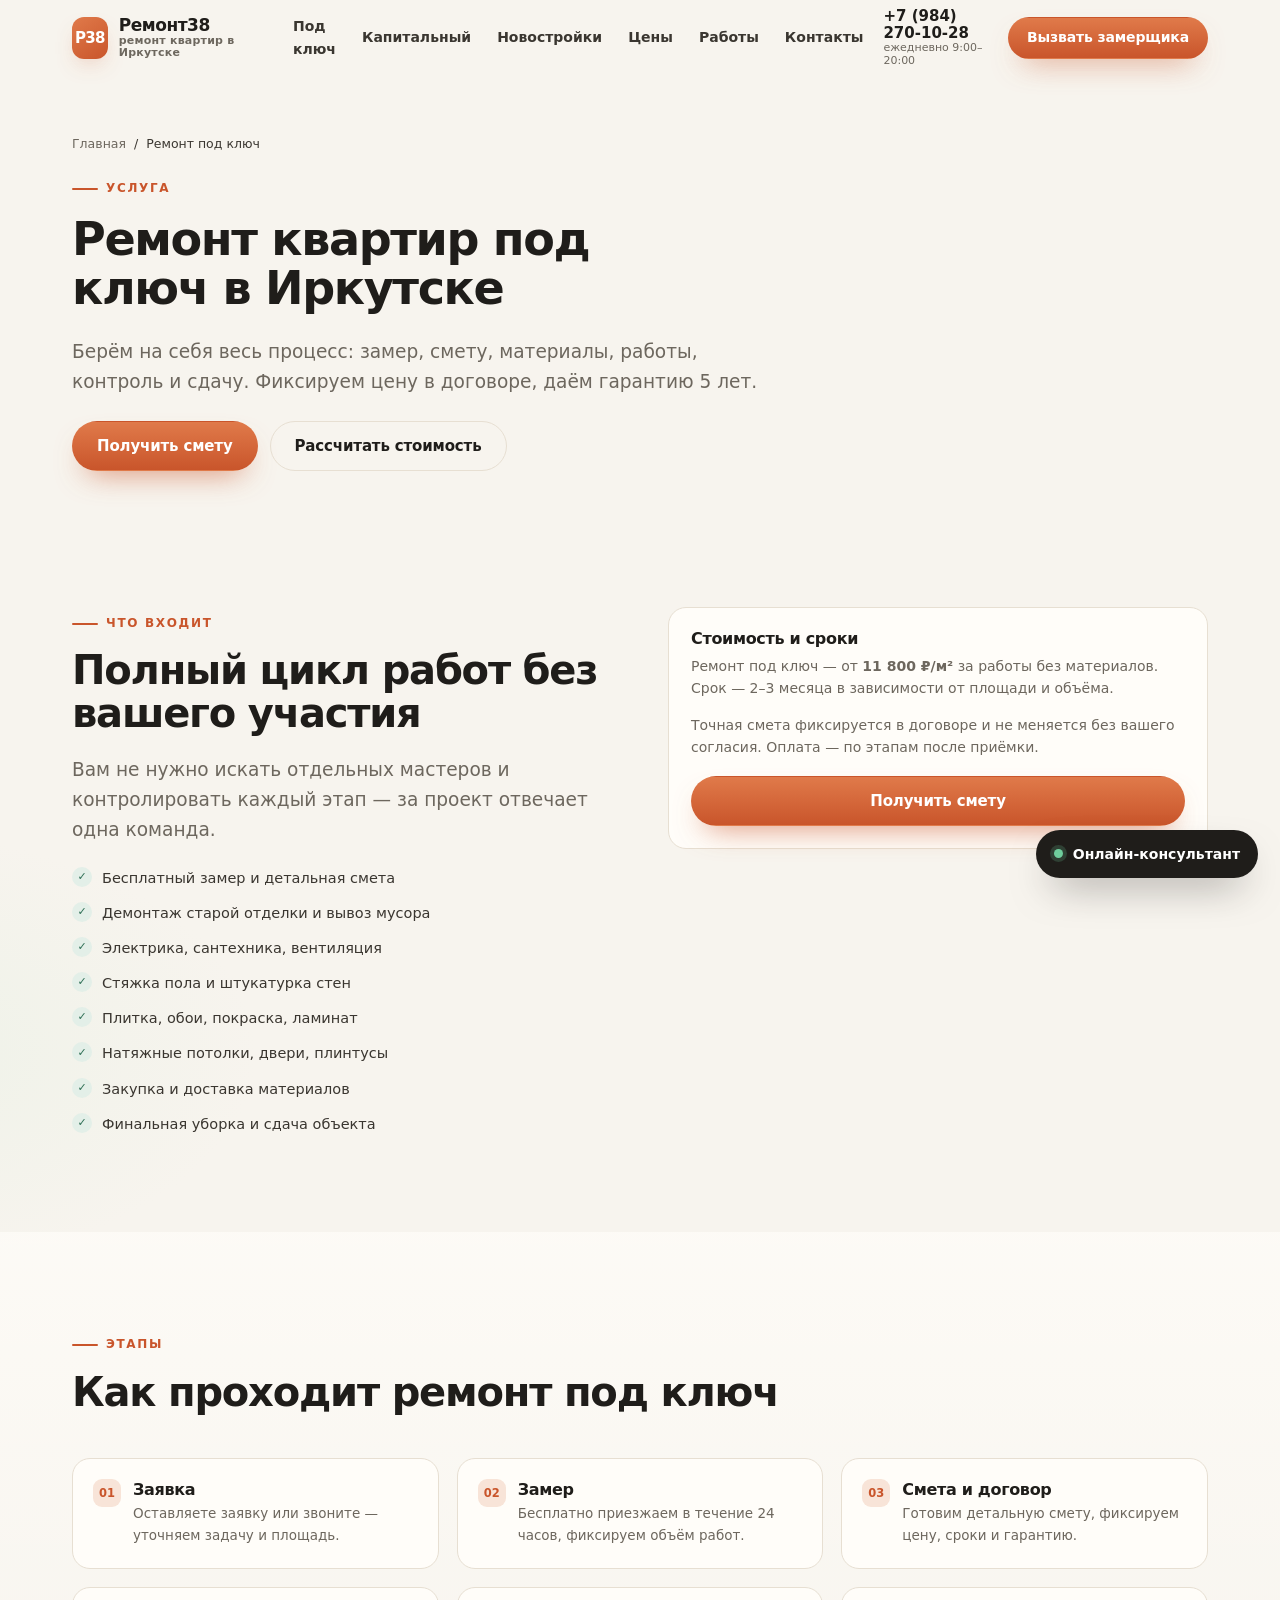
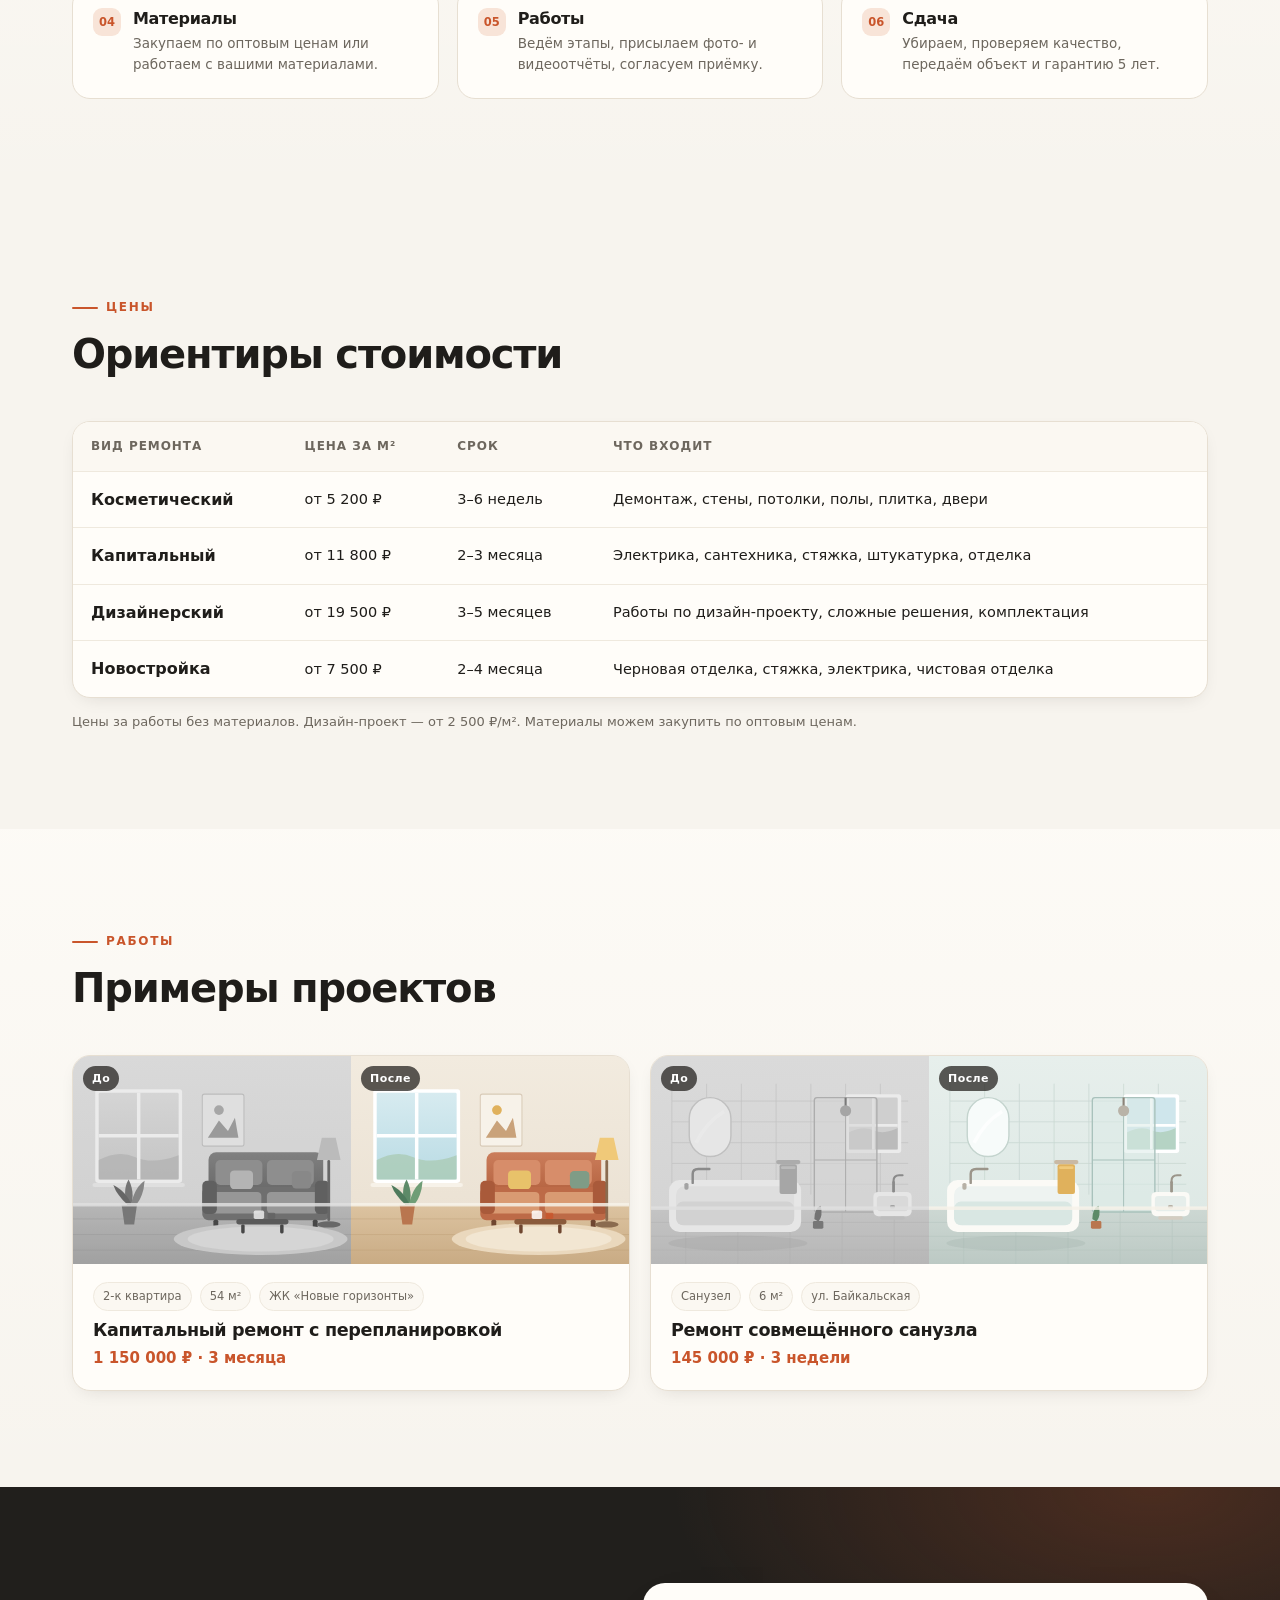
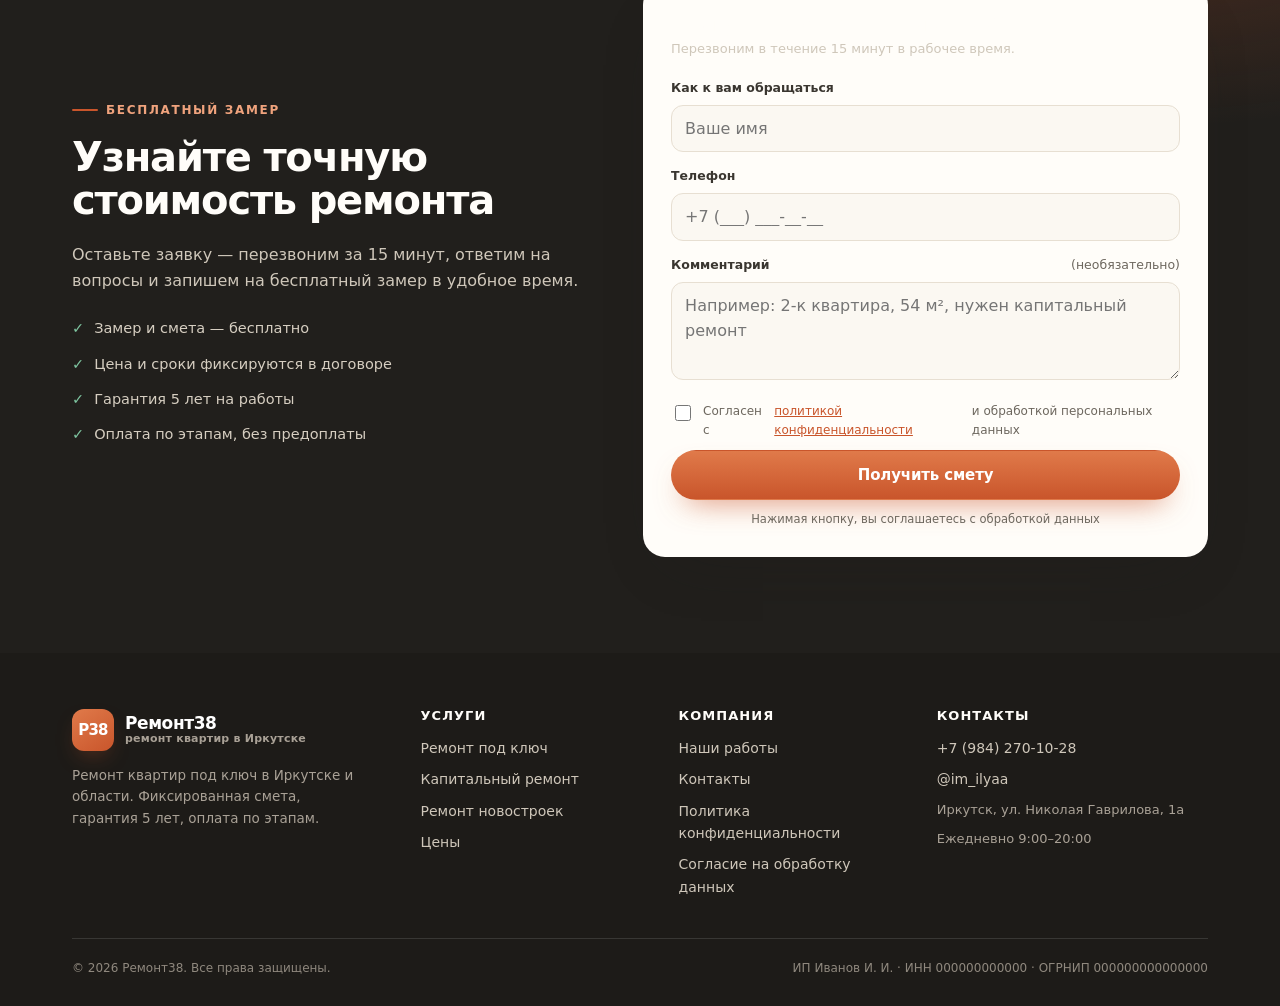
<file: remont-pod-klyuch.html>
<!DOCTYPE html>
<html lang="ru">
<head>
  <meta charset="UTF-8">
  <meta name="viewport" content="width=device-width, initial-scale=1">
  <meta name="robots" content="noindex,nofollow">
  <title>Ремонт квартир под ключ в Иркутске — от 11 800 ₽/м², гарантия 5 лет | Ремонт38</title>
  <meta name="description" content="Ремонт квартир под ключ в Иркутске: замер, смета, материалы, работы и сдача. Фиксированная цена в договоре, гарантия 5 лет, оплата по этапам.">
  <link rel="canonical" href="https://remont38.ru/remont-pod-klyuch.html">
  <meta property="og:type" content="website">
  <meta property="og:title" content="Ремонт квартир под ключ в Иркутске — от 11 800 ₽/м², гарантия 5 лет | Ремонт38">
  <meta property="og:description" content="Ремонт квартир под ключ в Иркутске: замер, смета, материалы, работы и сдача. Фиксированная цена в договоре, гарантия 5 лет, оплата по этапам.">
  <meta property="og:url" content="https://remont38.ru/remont-pod-klyuch.html">
  <meta property="og:locale" content="ru_RU">
  <meta property="og:image" content="https://remont38.ru/assets/img/og.png">
  <meta property="og:image:width" content="1200">
  <meta property="og:image:height" content="630">
  <meta name="twitter:card" content="summary_large_image">
  <meta name="theme-color" content="#f7f4ee">
  <link rel="icon" href="assets/img/favicon.svg" type="image/svg+xml">
  <script>document.documentElement.classList.add('js');</script>
  <link rel="stylesheet" href="assets/css/style.css">
  <script type="application/ld+json">
  {
    "@context": "https://schema.org",
    "@type": "Service",
    "name": "Ремонт квартир под ключ в Иркутске",
    "serviceType": "Ремонт квартир",
    "areaServed": ["Иркутск", "Иркутская область"],
    "provider": {
      "@type": "HomeAndConstructionBusiness",
      "name": "Ремонт38",
      "telephone": "+7-984-270-10-28",
      "address": {
        "@type": "PostalAddress",
        "streetAddress": "ул. Николая Гаврилова, 1а",
        "addressLocality": "Иркутск",
        "addressCountry": "RU"
      }
    },
    "offers": {
      "@type": "Offer",
      "priceCurrency": "RUB",
      "price": "11800",
      "priceSpecification": {
        "@type": "UnitPriceSpecification",
        "price": "11800",
        "priceCurrency": "RUB",
        "unitCode": "MTK",
        "unitText": "квадратный метр"
      }
    }
  }
  </script>
</head>
<body>
  <header class="site-header">
    <div class="container header-inner">
      <a class="brand" href="index.html" aria-label="Ремонт38 — на главную">
        <span class="brand__mark">Р38</span>
        <span class="brand__text">
          <span class="brand__name">Ремонт38</span>
          <span class="brand__tag">ремонт квартир в Иркутске</span>
        </span>
      </a>
      <nav class="nav" aria-label="Основная навигация">
        <a href="remont-pod-klyuch.html">Под ключ</a>
        <a href="kapitalny-remont.html">Капитальный</a>
        <a href="novostroyka.html">Новостройки</a>
        <a href="prices.html">Цены</a>
        <a href="portfolio.html">Работы</a>
        <a href="contacts.html">Контакты</a>
      </nav>
      <div class="header-actions">
        <div class="header-phone">
          <a href="tel:+79842701028">+7 (984) 270-10-28</a>
          <span>ежедневно 9:00–20:00</span>
        </div>
        <button class="btn btn--primary btn--sm" type="button" data-scroll-form>Вызвать замерщика</button>
        <button class="burger" type="button" data-burger aria-label="Открыть меню" aria-expanded="false"><span></span></button>
      </div>
    </div>
  </header>

  <div class="mobile-nav" data-mobile-nav>
    <a href="remont-pod-klyuch.html">Ремонт под ключ</a>
    <a href="kapitalny-remont.html">Капитальный ремонт</a>
    <a href="novostroyka.html">Ремонт новостроек</a>
    <a href="prices.html">Цены</a>
    <a href="portfolio.html">Работы</a>
    <a href="contacts.html">Контакты</a>
    <a class="btn btn--primary btn--block" href="tel:+79842701028">+7 (984) 270-10-28</a>
  </div>

  <main>
    <section class="page-hero">
      <div class="container">
        <div class="breadcrumbs"><a href="index.html">Главная</a><span>/</span><span>Ремонт под ключ</span></div>
        <span class="eyebrow">Услуга</span>
        <h1>Ремонт квартир под ключ в Иркутске</h1>
        <p class="lead">Берём на себя весь процесс: замер, смету, материалы, работы, контроль и сдачу. Фиксируем цену в договоре, даём гарантию 5 лет.</p>
        <div class="page-hero__actions">
          <a class="btn btn--primary" href="#lead">Получить смету</a>
          <a class="btn btn--ghost" href="index.html#calculator">Рассчитать стоимость</a>
        </div>
      </div>
    </section>

    <section class="section">
      <div class="container split">
        <div class="reveal">
          <span class="eyebrow">Что входит</span>
          <h2>Полный цикл работ без вашего участия</h2>
          <p class="lead">Вам не нужно искать отдельных мастеров и контролировать каждый этап — за проект отвечает одна команда.</p>
          <ul class="checklist" style="margin-top:22px">
            <li>Бесплатный замер и детальная смета</li>
            <li>Демонтаж старой отделки и вывоз мусора</li>
            <li>Электрика, сантехника, вентиляция</li>
            <li>Стяжка пола и штукатурка стен</li>
            <li>Плитка, обои, покраска, ламинат</li>
            <li>Натяжные потолки, двери, плинтусы</li>
            <li>Закупка и доставка материалов</li>
            <li>Финальная уборка и сдача объекта</li>
          </ul>
        </div>
        <aside class="note-card reveal">
          <h3>Стоимость и сроки</h3>
          <p>Ремонт под ключ — от <b>11 800 ₽/м²</b> за работы без материалов. Срок — 2–3 месяца в зависимости от площади и объёма.</p>
          <p>Точная смета фиксируется в договоре и не меняется без вашего согласия. Оплата — по этапам после приёмки.</p>
          <p style="margin-top:18px"><a class="btn btn--primary btn--block" href="#lead">Получить смету</a></p>
        </aside>
      </div>
    </section>

    <section class="section section--cream">
      <div class="container">
        <div class="section-head reveal"><span class="eyebrow">Этапы</span><h2>Как проходит ремонт под ключ</h2></div>
        
      <div class="process reveal">
        <div class="step"><h3>Заявка</h3><p>Оставляете заявку или звоните — уточняем задачу и площадь.</p></div>
        <div class="step"><h3>Замер</h3><p>Бесплатно приезжаем в течение 24 часов, фиксируем объём работ.</p></div>
        <div class="step"><h3>Смета и договор</h3><p>Готовим детальную смету, фиксируем цену, сроки и гарантию.</p></div>
        <div class="step"><h3>Материалы</h3><p>Закупаем по оптовым ценам или работаем с вашими материалами.</p></div>
        <div class="step"><h3>Работы</h3><p>Ведём этапы, присылаем фото- и видеоотчёты, согласуем приёмку.</p></div>
        <div class="step"><h3>Сдача</h3><p>Убираем, проверяем качество, передаём объект и гарантию 5 лет.</p></div>
      </div>

      </div>
    </section>

    <section class="section">
      <div class="container">
        <div class="section-head reveal"><span class="eyebrow">Цены</span><h2>Ориентиры стоимости</h2></div>
        
        <div class="table-wrap reveal">
          <table class="price">
            <thead><tr><th>Вид ремонта</th><th>Цена за м²</th><th>Срок</th><th>Что входит</th></tr></thead>
            <tbody>
              <tr><td><b>Косметический</b></td><td>от 5 200 ₽</td><td>3–6 недель</td><td>Демонтаж, стены, потолки, полы, плитка, двери</td></tr>
              <tr><td><b>Капитальный</b></td><td>от 11 800 ₽</td><td>2–3 месяца</td><td>Электрика, сантехника, стяжка, штукатурка, отделка</td></tr>
              <tr><td><b>Дизайнерский</b></td><td>от 19 500 ₽</td><td>3–5 месяцев</td><td>Работы по дизайн-проекту, сложные решения, комплектация</td></tr>
              <tr><td><b>Новостройка</b></td><td>от 7 500 ₽</td><td>2–4 месяца</td><td>Черновая отделка, стяжка, электрика, чистовая отделка</td></tr>
            </tbody>
          </table>
        </div>
        <p class="price-note">Цены за работы без материалов. Дизайн-проект — от 2 500 ₽/м². Материалы можем закупить по оптовым ценам.</p>

      </div>
    </section>

    <section class="section section--cream">
      <div class="container">
        <div class="section-head reveal"><span class="eyebrow">Работы</span><h2>Примеры проектов</h2></div>
        
      <div class="cases reveal" style="margin-top:26px">
        <article class="case">
          <div class="case__media">
            <figure><img src="assets/img/room-living.svg" alt="Гостиная до ремонта" loading="lazy"><figcaption>До</figcaption></figure>
            <figure><img src="assets/img/room-living.svg" alt="Гостиная после ремонта" loading="lazy"><figcaption>После</figcaption></figure>
          </div>
          <div class="case__body">
            <div class="case__meta"><span>2-к квартира</span><span>54 м²</span><span>ЖК «Новые горизонты»</span></div>
            <h3>Капитальный ремонт с перепланировкой</h3>
            <div class="case__price">1 150 000 ₽ · 3 месяца</div>
          </div>
        </article>
        <article class="case">
          <div class="case__media">
            <figure><img src="assets/img/room-bath.svg" alt="Санузел до ремонта" loading="lazy"><figcaption>До</figcaption></figure>
            <figure><img src="assets/img/room-bath.svg" alt="Санузел после ремонта" loading="lazy"><figcaption>После</figcaption></figure>
          </div>
          <div class="case__body">
            <div class="case__meta"><span>Санузел</span><span>6 м²</span><span>ул. Байкальская</span></div>
            <h3>Ремонт совмещённого санузла</h3>
            <div class="case__price">145 000 ₽ · 3 недели</div>
          </div>
        </article>
      </div>

      </div>
    </section>

    <section class="section section--dark" id="lead">
      <div class="container cta-grid">
        <div class="reveal">
          <span class="eyebrow" style="color:#f0a37d">Бесплатный замер</span>
          <h2>Узнайте точную стоимость ремонта</h2>
          <p>Оставьте заявку — перезвоним за 15 минут, ответим на вопросы и запишем на бесплатный замер в удобное время.</p>
          <ul class="cta-list">
            <li>Замер и смета — бесплатно</li>
            <li>Цена и сроки фиксируются в договоре</li>
            <li>Гарантия 5 лет на работы</li>
            <li>Оплата по этапам, без предоплаты</li>
          </ul>
        </div>
        
        <form class="lead-form" id="lead-form" data-lead-form novalidate>
          <h3>Получить смету и план работ</h3>
          <p class="lead-form__sub">Перезвоним в течение 15 минут в рабочее время.</p>
          <div class="form-success">
            <b>Заявка отправлена</b>
            <span>Спасибо! Перезвоним в течение 15 минут и согласуем время замера.</span>
          </div>
          <div class="field">
            <label class="field__label" for="lead-name">Как к вам обращаться</label>
            <input id="lead-name" type="text" name="name" autocomplete="name" placeholder="Ваше имя" required>
          </div>
          <div class="field">
            <label class="field__label" for="lead-phone">Телефон</label>
            <input id="lead-phone" type="tel" name="phone" autocomplete="tel" placeholder="+7 (___) ___-__-__" required>
          </div>
          <div class="field">
            <label class="field__label" for="lead-comment">Комментарий <span style="font-weight:400;color:var(--muted)">(необязательно)</span></label>
            <textarea id="lead-comment" name="comment" rows="3" placeholder="Например: 2-к квартира, 54 м², нужен капитальный ремонт"></textarea>
          </div>
          <label class="check"><input type="checkbox" name="consent" required> Согласен с <a href="privacy.html">политикой конфиденциальности</a> и обработкой персональных данных</label>
          <p data-form-error style="display:none;color:#b3261e;font-size:13px;margin:8px 0 0"></p>
          <button class="btn btn--primary btn--block" type="submit">Получить смету</button>
          <p style="margin:10px 0 0;font-size:11.5px;color:var(--muted);text-align:center">Нажимая кнопку, вы соглашаетесь с обработкой данных</p>
        </form>

      </div>
    </section>

  </main></main>

  <footer class="site-footer">
    <div class="container">
      <div class="footer-grid">
        <div class="footer-brand">
          <a class="brand" href="index.html">
            <span class="brand__mark">Р38</span>
            <span class="brand__text" style="color:#fff">
              <span class="brand__name">Ремонт38</span>
              <span class="brand__tag" style="color:#a9a196">ремонт квартир в Иркутске</span>
            </span>
          </a>
          <p>Ремонт квартир под ключ в Иркутске и области. Фиксированная смета, гарантия 5 лет, оплата по этапам.</p>
        </div>
        <div>
          <h4>Услуги</h4>
          <div class="footer-links">
            <a href="remont-pod-klyuch.html">Ремонт под ключ</a>
            <a href="kapitalny-remont.html">Капитальный ремонт</a>
            <a href="novostroyka.html">Ремонт новостроек</a>
            <a href="prices.html">Цены</a>
          </div>
        </div>
        <div>
          <h4>Компания</h4>
          <div class="footer-links">
            <a href="portfolio.html">Наши работы</a>
            <a href="contacts.html">Контакты</a>
            <a href="privacy.html">Политика конфиденциальности</a>
            <a href="consent.html">Согласие на обработку данных</a>
          </div>
        </div>
        <div>
          <h4>Контакты</h4>
          <div class="footer-links">
            <a href="tel:+79842701028">+7 (984) 270-10-28</a>
            <a href="https://t.me/im_ilyaa">@im_ilyaa</a>
            <span style="font-size:13px;color:#a9a196">Иркутск, ул. Николая Гаврилова, 1а</span>
            <span style="font-size:13px;color:#a9a196">Ежедневно 9:00–20:00</span>
          </div>
        </div>
      </div>
      <div class="footer-bottom">
        <span>© 2026 Ремонт38. Все права защищены.</span>
        <span>ИП Иванов И. И. · ИНН 000000000000 · ОГРНИП 000000000000000</span>
      </div>
    </div>
  </footer>

  <button class="chat-fab" type="button" data-chat-open aria-expanded="false" aria-controls="chat-panel">
    <span class="chat-fab__dot"></span> Онлайн-консультант
  </button>
  <div class="chat-panel" id="chat-panel" data-chat-panel role="dialog" aria-label="Онлайн-консультант">
    <div class="chat-head">
      <div class="chat-head__ava">Р</div>
      <div><b>Консультант Ремонт38</b><span>Отвечаем 24/7</span></div>
      <button class="chat-close" type="button" data-chat-close aria-label="Закрыть чат">×</button>
    </div>
    <div class="chat-body" data-chat-body></div>
    <div class="chat-quick" data-chat-quick></div>
    <form class="chat-form" data-chat-form>
      <input type="text" data-chat-input placeholder="Напишите вопрос…" aria-label="Сообщение">
      <button type="submit" aria-label="Отправить">→</button>
    </form>
  </div>

  <script src="assets/js/main.js" defer></script>
</body>
</html>
</file>
<file: assets/css/style.css>
/* =========================================================
   Ремонт38 — прототип сайта ремонтной компании (Иркутск)
   Дизайн-система, компоненты, адаптив.
   ========================================================= */

:root {
  --bg: #f7f4ee;
  --bg-2: #f1ece2;
  --surface: #fffdf9;
  --surface-2: #fbf8f2;
  --ink: #1f1d1a;
  --ink-2: #3a3630;
  --muted: #6d675e;
  --line: #e7dfd2;
  --line-2: #efe9de;
  --accent: #c9552b;
  --accent-2: #e07a4a;
  --accent-soft: #f8e4d8;
  --green: #2f6f55;
  --green-soft: #e3efe8;
  --radius: 18px;
  --radius-sm: 12px;
  --shadow-sm: 0 6px 20px -10px rgba(31, 29, 26, 0.18);
  --shadow: 0 24px 60px -28px rgba(31, 29, 26, 0.3);
  --container: 1180px;
  --header-h: 76px;
  --font: "Inter", "Segoe UI", system-ui, -apple-system, Roboto, Arial, sans-serif;
}

* { box-sizing: border-box; }

html {
  scroll-behavior: smooth;
  scroll-padding-top: calc(var(--header-h) + 20px);
}

body {
  margin: 0;
  font-family: var(--font);
  color: var(--ink);
  background:
    radial-gradient(900px 500px at 85% -10%, #fbe9dd 0%, rgba(251, 233, 221, 0) 60%),
    radial-gradient(700px 400px at -10% 25%, #eef2e8 0%, rgba(238, 242, 232, 0) 55%),
    var(--bg);
  font-size: 16px;
  line-height: 1.6;
  -webkit-font-smoothing: antialiased;
  text-rendering: optimizeLegibility;
}

img, svg { max-width: 100%; display: block; }
a { color: inherit; text-decoration: none; }
button, input, select, textarea { font: inherit; color: inherit; }
button { cursor: pointer; }

h1, h2, h3, h4 {
  margin: 0 0 0.5em;
  font-weight: 750;
  letter-spacing: -0.03em;
  line-height: 1.08;
  color: var(--ink);
}
h1 { font-size: clamp(2.15rem, 4.6vw, 3.65rem); }
h2 { font-size: clamp(1.7rem, 3.2vw, 2.5rem); }
h3 { font-size: clamp(1.15rem, 1.8vw, 1.4rem); letter-spacing: -0.02em; }
p { margin: 0 0 1em; }
p:last-child { margin-bottom: 0; }

.container {
  width: 100%;
  max-width: var(--container);
  margin: 0 auto;
  padding: 0 22px;
}

.section { padding: clamp(56px, 8vw, 96px) 0; }
.section--tight { padding: clamp(40px, 6vw, 64px) 0; }
.section--cream { background: linear-gradient(180deg, rgba(255, 253, 249, 0.7), rgba(255, 253, 249, 0)); }
.section--dark {
  background:
    radial-gradient(800px 400px at 90% 0%, rgba(201, 85, 43, 0.25), transparent 60%),
    #211f1c;
  color: #f4efe6;
}
.section--dark h2, .section--dark h3 { color: #fffdf9; }
.section--dark p { color: #cfc7ba; }

.eyebrow {
  display: inline-flex;
  align-items: center;
  gap: 8px;
  margin-bottom: 16px;
  font-size: 12px;
  font-weight: 700;
  letter-spacing: 0.14em;
  text-transform: uppercase;
  color: var(--accent);
}
.eyebrow::before {
  content: "";
  width: 26px;
  height: 2px;
  border-radius: 2px;
  background: var(--accent);
}

.lead { font-size: clamp(1.02rem, 1.5vw, 1.16rem); color: var(--muted); max-width: 60ch; }
.section-head { max-width: 720px; margin-bottom: clamp(28px, 4vw, 44px); }
.section-head--center { margin-left: auto; margin-right: auto; text-align: center; }
.section-head--center .eyebrow { justify-content: center; }

/* ---------- Buttons ---------- */
.btn {
  display: inline-flex;
  align-items: center;
  justify-content: center;
  gap: 10px;
  min-height: 50px;
  padding: 12px 24px;
  border: 1px solid transparent;
  border-radius: 999px;
  font-weight: 700;
  font-size: 15px;
  letter-spacing: -0.01em;
  transition: transform 0.18s ease, box-shadow 0.18s ease, background 0.18s ease, color 0.18s ease;
  white-space: nowrap;
}
.btn:hover { transform: translateY(-2px); }
.btn:active { transform: translateY(0); }
.btn:focus-visible { outline: 3px solid rgba(201, 85, 43, 0.35); outline-offset: 2px; }
.btn--primary {
  background: linear-gradient(180deg, var(--accent-2), var(--accent));
  color: #fff;
  box-shadow: 0 14px 30px -14px rgba(201, 85, 43, 0.75);
}
.btn--primary:hover { box-shadow: 0 18px 36px -14px rgba(201, 85, 43, 0.85); }
.btn--ghost { background: transparent; border-color: var(--line); color: var(--ink); }
.btn--ghost:hover { background: var(--surface); border-color: #d8cfc0; }
.btn--light { background: #fffdf9; color: var(--ink); }
.btn--block { width: 100%; }
.btn--sm { min-height: 42px; padding: 8px 18px; font-size: 14px; }

.link-arrow {
  display: inline-flex;
  align-items: center;
  gap: 8px;
  font-weight: 700;
  color: var(--accent);
  border-bottom: 1px solid rgba(201, 85, 43, 0.35);
  padding-bottom: 2px;
}
.link-arrow:hover { border-color: var(--accent); }

/* ---------- Header ---------- */
.site-header {
  position: sticky;
  top: 0;
  z-index: 60;
  height: var(--header-h);
  display: flex;
  align-items: center;
  background: rgba(247, 244, 238, 0.82);
  backdrop-filter: blur(14px);
  -webkit-backdrop-filter: blur(14px);
  border-bottom: 1px solid transparent;
  transition: border-color 0.2s ease, box-shadow 0.2s ease;
}
.site-header.is-scrolled {
  border-color: var(--line);
  box-shadow: 0 10px 30px -22px rgba(31, 29, 26, 0.4);
}
.header-inner {
  display: flex;
  align-items: center;
  justify-content: space-between;
  gap: 20px;
  width: 100%;
}
.brand { display: inline-flex; align-items: center; gap: 11px; font-weight: 800; letter-spacing: -0.03em; }
.brand__mark {
  width: 42px; height: 42px;
  display: grid; place-items: center;
  border-radius: 12px;
  background: linear-gradient(145deg, var(--accent-2), var(--accent));
  color: #fff;
  font-size: 15px;
  font-weight: 800;
  letter-spacing: -0.05em;
  box-shadow: 0 10px 24px -12px rgba(201, 85, 43, 0.8);
}
.brand__text { display: flex; flex-direction: column; line-height: 1.1; }
.brand__name { font-size: 17px; }
.brand__tag { font-size: 11px; font-weight: 600; color: var(--muted); letter-spacing: 0.02em; }

.nav { display: flex; align-items: center; gap: 26px; }
.nav a { font-size: 14px; font-weight: 600; color: var(--ink-2); position: relative; }
.nav a::after {
  content: "";
  position: absolute; left: 0; bottom: -6px;
  width: 100%; height: 2px;
  background: var(--accent);
  transform: scaleX(0);
  transform-origin: left;
  transition: transform 0.2s ease;
  border-radius: 2px;
}
.nav a:hover::after, .nav a[aria-current="page"]::after { transform: scaleX(1); }
.header-actions { display: flex; align-items: center; gap: 14px; }
.header-phone { display: flex; flex-direction: column; line-height: 1.15; }
.header-phone a { font-weight: 800; font-size: 15px; }
.header-phone span { font-size: 11px; color: var(--muted); }

.burger {
  display: none;
  width: 46px; height: 46px;
  border: 1px solid var(--line);
  border-radius: 12px;
  background: var(--surface);
  align-items: center;
  justify-content: center;
}
.burger span { position: relative; width: 18px; height: 2px; background: var(--ink); border-radius: 2px; }
.burger span::before, .burger span::after {
  content: ""; position: absolute; left: 0; width: 18px; height: 2px; background: var(--ink); border-radius: 2px;
  transition: transform 0.2s ease, top 0.2s ease;
}
.burger span::before { top: -6px; }
.burger span::after { top: 6px; }
.burger[aria-expanded="true"] span { background: transparent; }
.burger[aria-expanded="true"] span::before { top: 0; transform: rotate(45deg); }
.burger[aria-expanded="true"] span::after { top: 0; transform: rotate(-45deg); }

.mobile-nav {
  position: fixed;
  inset: var(--header-h) 0 auto 0;
  z-index: 55;
  display: none;
  padding: 18px 22px 26px;
  background: var(--surface);
  border-bottom: 1px solid var(--line);
  box-shadow: var(--shadow);
}
.mobile-nav.is-open { display: block; }
.mobile-nav a { display: block; padding: 12px 4px; font-weight: 700; border-bottom: 1px solid var(--line-2); }
.mobile-nav .btn { margin-top: 16px; }

/* ---------- Hero ---------- */
.hero { position: relative; padding: clamp(34px, 6vw, 70px) 0 clamp(40px, 6vw, 64px); overflow: hidden; }
.hero::before {
  content: "";
  position: absolute;
  width: 520px; height: 520px;
  right: -160px; top: -180px;
  border-radius: 50%;
  background: radial-gradient(circle, rgba(224, 122, 74, 0.18), transparent 65%);
  pointer-events: none;
}
.hero-grid { display: grid; grid-template-columns: 1.05fr 0.95fr; gap: clamp(30px, 5vw, 64px); align-items: center; }
.hero-copy h1 { margin-bottom: 18px; }
.hero-copy h1 em { font-style: normal; color: var(--accent); }
.hero-points { display: flex; flex-wrap: wrap; gap: 10px; margin: 24px 0 30px; }
.chip {
  display: inline-flex; align-items: center; gap: 8px;
  padding: 8px 14px;
  border-radius: 999px;
  background: var(--surface);
  border: 1px solid var(--line);
  font-size: 13px;
  font-weight: 600;
  color: var(--ink-2);
  box-shadow: var(--shadow-sm);
}
.chip::before { content: "✓"; color: var(--green); font-weight: 800; }
.hero-cta { display: flex; flex-wrap: wrap; gap: 12px; }
.hero-note { margin-top: 18px; font-size: 13px; color: var(--muted); }

.hero-stats {
  display: grid; grid-template-columns: repeat(3, 1fr);
  gap: 18px;
  margin-top: 38px;
  padding-top: 26px;
  border-top: 1px solid var(--line);
}
.hero-stats b { display: block; font-size: clamp(1.35rem, 2.4vw, 1.8rem); letter-spacing: -0.04em; }
.hero-stats span { font-size: 12.5px; color: var(--muted); }

/* ---------- Calculator card ---------- */
.calc-card {
  position: relative;
  padding: 26px;
  border-radius: 24px;
  background: var(--surface);
  border: 1px solid var(--line);
  box-shadow: var(--shadow);
}
.calc-card::before {
  content: "";
  position: absolute; inset: 0 0 auto 0; height: 5px;
  border-radius: 24px 24px 0 0;
  background: linear-gradient(90deg, var(--accent), var(--accent-2));
}
.calc-card__head { display: flex; justify-content: space-between; gap: 12px; align-items: flex-start; margin-bottom: 18px; }
.calc-card__head h2 { font-size: 1.28rem; margin: 0; letter-spacing: -0.025em; }
.calc-card__head span { font-size: 12px; color: var(--muted); text-align: right; max-width: 130px; line-height: 1.35; }
.field { margin-bottom: 14px; }
.field__label { display: flex; justify-content: space-between; align-items: baseline; margin-bottom: 7px; font-size: 12.5px; font-weight: 700; color: var(--ink-2); }
.field__label output { font-weight: 800; color: var(--accent); font-size: 13px; }
.field select, .field input[type="text"], .field input[type="tel"], .field input[type="number"], .field textarea {
  width: 100%;
  min-height: 46px;
  padding: 10px 13px;
  border: 1px solid var(--line);
  border-radius: 12px;
  background: var(--surface-2);
  transition: border-color 0.15s ease, box-shadow 0.15s ease;
}
.field select:focus, .field input:focus, .field textarea:focus {
  outline: none;
  border-color: var(--accent-2);
  box-shadow: 0 0 0 4px rgba(224, 122, 74, 0.14);
}
.field--row { display: grid; grid-template-columns: 1fr 1fr; gap: 12px; }
.check {
  display: flex; align-items: flex-start; gap: 9px;
  font-size: 13px; color: var(--ink-2); cursor: pointer; user-select: none;
  margin-bottom: 10px;
}
.check input { margin-top: 3px; accent-color: var(--accent); width: 16px; height: 16px; flex: 0 0 auto; }

.range { width: 100%; accent-color: var(--accent); height: 26px; }
.range-scale { display: flex; justify-content: space-between; font-size: 11px; color: var(--muted); margin-top: -2px; }

.calc-result {
  margin-top: 16px;
  padding: 16px;
  border-radius: 14px;
  background: linear-gradient(180deg, #fff5ee, #fdece0);
  border: 1px solid #f3d6c2;
}
.calc-result__label { font-size: 11.5px; font-weight: 700; letter-spacing: 0.08em; text-transform: uppercase; color: #a65a33; }
.calc-result__sum { font-size: clamp(1.45rem, 2.6vw, 1.85rem); font-weight: 800; letter-spacing: -0.04em; margin: 4px 0 2px; }
.calc-result__hint { font-size: 12px; color: #8a6a55; }
.calc-card .btn { margin-top: 14px; }
.calc-card__note { margin-top: 10px; font-size: 11.5px; color: var(--muted); text-align: center; }

/* ---------- Benefits ---------- */
.benefits { display: grid; grid-template-columns: repeat(4, 1fr); gap: 16px; }
.benefit {
  padding: 22px;
  border-radius: var(--radius);
  background: var(--surface);
  border: 1px solid var(--line);
  box-shadow: var(--shadow-sm);
}
.benefit__num { font-size: 12px; font-weight: 800; color: var(--accent); letter-spacing: 0.12em; margin-bottom: 10px; }
.benefit h3 { font-size: 1.05rem; margin-bottom: 6px; }
.benefit p { font-size: 14px; color: var(--muted); }

/* ---------- Services ---------- */
.services { display: grid; grid-template-columns: repeat(4, 1fr); gap: 16px; }
.service {
  position: relative;
  display: flex; flex-direction: column;
  padding: 24px;
  border-radius: var(--radius);
  background: var(--surface);
  border: 1px solid var(--line);
  box-shadow: var(--shadow-sm);
  transition: transform 0.2s ease, box-shadow 0.2s ease, border-color 0.2s ease;
}
.service:hover { transform: translateY(-4px); box-shadow: var(--shadow); border-color: #dbd2c3; }
.service__price { font-size: 13px; font-weight: 800; color: var(--accent); margin-bottom: 10px; }
.service h3 { margin-bottom: 8px; }
.service p { font-size: 14px; color: var(--muted); margin-bottom: 18px; }
.service .link-arrow { margin-top: auto; font-size: 14px; }

/* ---------- Price table ---------- */
.table-wrap {
  overflow-x: auto;
  border-radius: var(--radius);
  border: 1px solid var(--line);
  background: var(--surface);
  box-shadow: var(--shadow-sm);
}
table.price { width: 100%; border-collapse: collapse; min-width: 620px; }
table.price th, table.price td { padding: 15px 18px; text-align: left; border-bottom: 1px solid var(--line-2); font-size: 14.5px; }
table.price th { background: var(--surface-2); font-size: 12px; letter-spacing: 0.08em; text-transform: uppercase; color: var(--muted); }
table.price td b { font-size: 16px; }
table.price tr:last-child td { border-bottom: none; }
table.price tbody tr:hover { background: #fdf8f1; }
.price-note { margin-top: 14px; font-size: 13px; color: var(--muted); }

/* ---------- Cases ---------- */
.cases { display: grid; grid-template-columns: repeat(2, 1fr); gap: 20px; }
.case {
  overflow: hidden;
  border-radius: var(--radius);
  background: var(--surface);
  border: 1px solid var(--line);
  box-shadow: var(--shadow-sm);
}
.case__media { display: grid; grid-template-columns: 1fr 1fr; position: relative; }
.case__media figure { margin: 0; position: relative; overflow: hidden; aspect-ratio: 4 / 3; background: #e9e1d4; }
.case__media img { width: 100%; height: 100%; object-fit: cover; }
.case__media figure:first-child img { filter: grayscale(1) brightness(0.92); }
.case__media figcaption {
  position: absolute; left: 10px; top: 10px;
  padding: 4px 9px;
  border-radius: 999px;
  background: rgba(31, 29, 26, 0.72);
  color: #fff;
  font-size: 11px;
  font-weight: 700;
  letter-spacing: 0.04em;
}
.case__body { padding: 18px 20px 20px; }
.case__meta { display: flex; flex-wrap: wrap; gap: 8px; margin-bottom: 10px; }
.case__meta span {
  padding: 4px 9px; border-radius: 999px;
  background: var(--surface-2); border: 1px solid var(--line-2);
  font-size: 11.5px; color: var(--muted);
}
.case h3 { margin-bottom: 6px; font-size: 1.1rem; }
.case__price { font-weight: 800; color: var(--accent); font-size: 15px; }

/* ---------- Process ---------- */
.process { display: grid; grid-template-columns: repeat(3, 1fr); gap: 18px; counter-reset: step; }
.step {
  position: relative;
  padding: 22px 22px 22px 60px;
  border-radius: var(--radius);
  background: var(--surface);
  border: 1px solid var(--line);
}
.step::before {
  counter-increment: step;
  content: counter(step, decimal-leading-zero);
  position: absolute; left: 20px; top: 20px;
  width: 28px; height: 28px;
  display: grid; place-items: center;
  border-radius: 9px;
  background: var(--accent-soft);
  color: var(--accent);
  font-size: 11.5px; font-weight: 800;
}
.step h3 { font-size: 1rem; margin-bottom: 5px; }
.step p { font-size: 13.5px; color: var(--muted); }

/* ---------- Guarantees ---------- */
.guarantees { display: grid; grid-template-columns: repeat(3, 1fr); gap: 16px; }
.guarantee { padding: 24px; border-radius: var(--radius); background: var(--surface); border: 1px solid var(--line); }
.guarantee__icon {
  width: 44px; height: 44px; border-radius: 12px;
  display: grid; place-items: center;
  background: var(--green-soft); color: var(--green);
  font-size: 20px; font-weight: 800; margin-bottom: 14px;
}
.guarantee h3 { font-size: 1.05rem; margin-bottom: 6px; }
.guarantee p { font-size: 14px; color: var(--muted); }

/* ---------- Reviews ---------- */
.reviews { display: grid; grid-template-columns: repeat(3, 1fr); gap: 16px; }
.review { padding: 24px; border-radius: var(--radius); background: var(--surface); border: 1px solid var(--line); box-shadow: var(--shadow-sm); }
.review__stars { color: #e0a33a; letter-spacing: 2px; font-size: 14px; margin-bottom: 10px; }
.review p { font-size: 14.5px; color: var(--ink-2); }
.review__author { display: flex; align-items: center; gap: 10px; margin-top: 16px; }
.review__avatar {
  width: 38px; height: 38px; border-radius: 50%;
  display: grid; place-items: center;
  background: var(--accent-soft); color: var(--accent);
  font-weight: 800; font-size: 14px;
}
.review__name { font-weight: 700; font-size: 14px; }
.review__src { font-size: 12px; color: var(--muted); }

/* ---------- FAQ ---------- */
.faq { display: grid; gap: 10px; max-width: 860px; margin: 0 auto; }
.faq details {
  border: 1px solid var(--line);
  border-radius: 14px;
  background: var(--surface);
  padding: 0 20px;
  box-shadow: var(--shadow-sm);
}
.faq summary {
  list-style: none;
  cursor: pointer;
  padding: 18px 34px 18px 0;
  font-weight: 700;
  font-size: 15.5px;
  position: relative;
}
.faq summary::-webkit-details-marker { display: none; }
.faq summary::after {
  content: "+";
  position: absolute; right: 0; top: 50%;
  transform: translateY(-50%);
  font-size: 22px; font-weight: 400; color: var(--accent);
  transition: transform 0.2s ease;
}
.faq details[open] summary::after { transform: translateY(-50%) rotate(45deg); }
.faq details p { padding: 0 0 18px; font-size: 14.5px; color: var(--muted); margin: 0; }

/* ---------- CTA / lead form ---------- */
.cta-grid { display: grid; grid-template-columns: 0.95fr 1.05fr; gap: clamp(28px, 5vw, 60px); align-items: center; }
.cta-list { list-style: none; padding: 0; margin: 24px 0 0; display: grid; gap: 12px; }
.cta-list li { display: flex; gap: 10px; font-size: 14.5px; color: #d6cec1; }
.cta-list li::before { content: "✓"; color: #7fc6a1; font-weight: 800; }
.lead-form {
  padding: 28px;
  border-radius: 22px;
  background: var(--surface);
  color: var(--ink);
  box-shadow: var(--shadow);
}
.lead-form h3 { margin-bottom: 4px; }
.lead-form__sub { font-size: 13px; color: var(--muted); margin-bottom: 18px; }
.lead-form .field__label { color: var(--ink-2); }
.lead-form .check { color: var(--muted); font-size: 12px; }
.lead-form .check a { color: var(--accent); text-decoration: underline; }
.form-success {
  display: none;
  padding: 26px 20px;
  text-align: center;
  border-radius: 16px;
  background: var(--green-soft);
  border: 1px solid #c9e2d5;
}
.form-success.is-visible { display: block; }
.form-success b { display: block; font-size: 18px; margin-bottom: 6px; color: #245945; }
.form-success span { font-size: 14px; color: #3f7260; }

/* ---------- Footer ---------- */
.site-footer {
  background: #1d1b18;
  color: #cfc7ba;
  padding: 56px 0 28px;
}
.footer-grid { display: grid; grid-template-columns: 1.4fr 1fr 1fr 1.2fr; gap: 32px; }
.site-footer h4 { color: #fffdf9; font-size: 13px; letter-spacing: 0.08em; text-transform: uppercase; margin-bottom: 14px; }
.site-footer a { color: #cfc7ba; font-size: 14px; }
.site-footer a:hover { color: #fff; }
.footer-links { display: grid; gap: 9px; }
.footer-brand p { font-size: 13.5px; color: #a9a196; max-width: 34ch; margin-top: 14px; }
.footer-bottom {
  margin-top: 40px; padding-top: 20px;
  border-top: 1px solid rgba(255, 255, 255, 0.12);
  display: flex; flex-wrap: wrap; gap: 12px 24px; justify-content: space-between;
  font-size: 12px; color: #8f887e;
}

/* ---------- Page hero (inner pages) ---------- */
.page-hero { padding: clamp(34px, 5vw, 58px) 0 clamp(24px, 4vw, 40px); }
.breadcrumbs { display: flex; flex-wrap: wrap; gap: 8px; font-size: 12.5px; color: var(--muted); margin-bottom: 18px; }
.breadcrumbs a { color: var(--muted); }
.breadcrumbs a:hover { color: var(--accent); }
.breadcrumbs span { color: var(--ink-2); }
.page-hero h1 { font-size: clamp(1.9rem, 3.6vw, 2.9rem); max-width: 18ch; }
.page-hero .lead { margin-top: 14px; }
.page-hero__actions { display: flex; flex-wrap: wrap; gap: 12px; margin-top: 24px; }

/* ---------- Content blocks ---------- */
.split { display: grid; grid-template-columns: 1fr 1fr; gap: clamp(28px, 5vw, 56px); align-items: start; }
.checklist { list-style: none; padding: 0; margin: 0; display: grid; gap: 12px; }
.checklist li { position: relative; padding-left: 30px; font-size: 14.5px; color: var(--ink-2); }
.checklist li::before {
  content: "✓";
  position: absolute; left: 0; top: 0;
  width: 20px; height: 20px;
  display: grid; place-items: center;
  border-radius: 50%;
  background: var(--green-soft);
  color: var(--green);
  font-size: 11px; font-weight: 800;
}
.note-card { padding: 22px; border-radius: var(--radius); background: var(--surface); border: 1px solid var(--line); }
.note-card h3 { font-size: 1rem; }
.note-card p, .note-card li { font-size: 14px; color: var(--muted); }

.portfolio-grid { display: grid; grid-template-columns: repeat(3, 1fr); gap: 18px; }
.portfolio-item { overflow: hidden; border-radius: var(--radius); background: var(--surface); border: 1px solid var(--line); box-shadow: var(--shadow-sm); }
.portfolio-item img { aspect-ratio: 4 / 3; width: 100%; height: 100%; object-fit: cover; }
.portfolio-item__body { padding: 16px 18px 18px; }
.portfolio-item h3 { font-size: 1rem; margin-bottom: 4px; }
.portfolio-item p { font-size: 13px; color: var(--muted); }

.contact-grid { display: grid; grid-template-columns: 0.9fr 1.1fr; gap: clamp(24px, 4vw, 48px); align-items: start; }
.contact-list { display: grid; gap: 16px; }
.contact-item { display: flex; gap: 12px; align-items: flex-start; }
.contact-item__icon { width: 40px; height: 40px; flex: 0 0 auto; border-radius: 11px; display: grid; place-items: center; background: var(--accent-soft); color: var(--accent); font-weight: 800; }
.contact-item b { display: block; font-size: 14px; }
.contact-item span, .contact-item a { font-size: 14px; color: var(--muted); }
.map-placeholder {
  margin-top: 24px; min-height: 260px;
  border-radius: var(--radius);
  border: 1px dashed #cfc5b6;
  background:
    linear-gradient(135deg, rgba(224, 122, 74, 0.08), rgba(47, 111, 85, 0.08)),
    repeating-linear-gradient(0deg, transparent 0 39px, rgba(31, 29, 26, 0.06) 39px 40px),
    repeating-linear-gradient(90deg, transparent 0 39px, rgba(31, 29, 26, 0.06) 39px 40px),
    var(--surface-2);
  display: grid; place-items: center;
  text-align: center; padding: 20px;
}
.map-placeholder b { display: block; font-size: 15px; }
.map-placeholder span { font-size: 13px; color: var(--muted); }

.legal { max-width: 820px; }
.legal h1 { font-size: clamp(1.7rem, 3vw, 2.3rem); }
.legal h2 { font-size: 1.25rem; margin-top: 32px; }
.legal p, .legal li { font-size: 14.5px; color: var(--ink-2); }
.legal ul { padding-left: 20px; }

/* ---------- Chat widget ---------- */
.chat-fab {
  position: fixed; right: 22px; bottom: 22px; z-index: 70;
  display: inline-flex; align-items: center; gap: 10px;
  padding: 13px 18px;
  border: none; border-radius: 999px;
  background: var(--ink);
  color: #fff;
  font-weight: 700; font-size: 14px;
  box-shadow: 0 18px 40px -16px rgba(31, 29, 26, 0.6);
  transition: transform 0.2s ease;
}
.chat-fab:hover { transform: translateY(-3px); }
.chat-fab__dot { width: 9px; height: 9px; border-radius: 50%; background: #6fce9d; box-shadow: 0 0 0 4px rgba(111, 206, 157, 0.2); }

.chat-panel {
  position: fixed; right: 22px; bottom: 88px; z-index: 71;
  width: min(380px, calc(100vw - 32px));
  max-height: min(600px, calc(100vh - 120px));
  display: none;
  flex-direction: column;
  overflow: hidden;
  border-radius: 20px;
  background: var(--surface);
  border: 1px solid var(--line);
  box-shadow: 0 30px 70px -25px rgba(31, 29, 26, 0.45);
}
.chat-panel.is-open { display: flex; }
.chat-head {
  padding: 16px 18px;
  background: #211f1c;
  color: #fff;
  display: flex; align-items: center; gap: 11px;
}
.chat-head__ava { width: 38px; height: 38px; border-radius: 50%; display: grid; place-items: center; background: var(--accent); font-weight: 800; }
.chat-head b { display: block; font-size: 14px; }
.chat-head span { font-size: 11.5px; color: #b9b2a7; }
.chat-close { margin-left: auto; background: none; border: none; color: #cfc7ba; font-size: 22px; line-height: 1; padding: 4px; }
.chat-body { padding: 16px; overflow-y: auto; display: grid; gap: 10px; background: var(--surface-2); }
.msg { max-width: 85%; padding: 10px 13px; border-radius: 14px; font-size: 13.5px; line-height: 1.45; }
.msg--bot { background: #fff; border: 1px solid var(--line); border-bottom-left-radius: 4px; }
.msg--user { background: var(--ink); color: #fff; justify-self: end; border-bottom-right-radius: 4px; }
.msg--typing { color: var(--muted); font-style: italic; }
.chat-quick { display: flex; flex-wrap: wrap; gap: 7px; padding: 0 16px 12px; background: var(--surface-2); }
.chat-quick button {
  padding: 7px 11px; border-radius: 999px;
  border: 1px solid var(--line); background: #fff;
  font-size: 12px; font-weight: 600; color: var(--ink-2);
}
.chat-quick button:hover { border-color: var(--accent-2); color: var(--accent); }
.chat-form { display: flex; gap: 8px; padding: 12px 14px; border-top: 1px solid var(--line); background: var(--surface); }
.chat-form input { flex: 1; min-height: 42px; padding: 8px 12px; border: 1px solid var(--line); border-radius: 11px; background: var(--surface-2); }
.chat-form button { min-height: 42px; padding: 0 16px; border: none; border-radius: 11px; background: var(--accent); color: #fff; font-weight: 700; }

/* ---------- Reveal ---------- */
.js .reveal { opacity: 0; transform: translateY(18px); transition: opacity 0.6s ease, transform 0.6s ease; }
.js .reveal.is-in { opacity: 1; transform: none; }
@media (prefers-reduced-motion: reduce) {
  html { scroll-behavior: auto; }
  .js .reveal { opacity: 1; transform: none; transition: none; }
  .btn:hover, .service:hover, .chat-fab:hover { transform: none; }
}

/* ---------- Responsive ---------- */
@media (max-width: 1020px) {
  .nav { display: none; }
  .burger { display: inline-flex; }
  .header-phone { display: none; }
  .hero-grid, .cta-grid, .contact-grid, .split { grid-template-columns: 1fr; }
  .hero-copy { max-width: 760px; }
  .calc-card { max-width: 560px; }
  .benefits, .services { grid-template-columns: repeat(2, 1fr); }
  .process { grid-template-columns: repeat(2, 1fr); }
  .footer-grid { grid-template-columns: 1fr 1fr; }
}

@media (max-width: 760px) {
  .section { padding: 52px 0; }
  .header-inner { gap: 10px; }
  .header-actions .btn { display: none; }
  .brand__tag { display: none; }
  .hero-stats { gap: 10px; }
  .hero-stats b { font-size: 1.3rem; }
  .cases, .reviews, .guarantees, .portfolio-grid { grid-template-columns: 1fr; }
  .case__media figure { aspect-ratio: 1 / 1; }
  .service, .benefit, .guarantee, .review { padding: 20px; }
  .lead-form { padding: 22px; }
  .footer-grid { grid-template-columns: 1fr; gap: 26px; }
  .site-footer { padding-top: 44px; }
  .chat-fab { right: 14px; bottom: 14px; padding: 12px 15px; }
  .chat-panel { right: 14px; bottom: 76px; }
}

@media (max-width: 520px) {
  .benefits, .services, .process { grid-template-columns: 1fr; }
  .field--row { grid-template-columns: 1fr; }
  .hero-cta .btn { width: 100%; }
  .calc-card { padding: 20px; }
  .hero-stats { grid-template-columns: 1fr 1fr; }
  .hero-stats > div:last-child { grid-column: span 2; }
}
</file>
